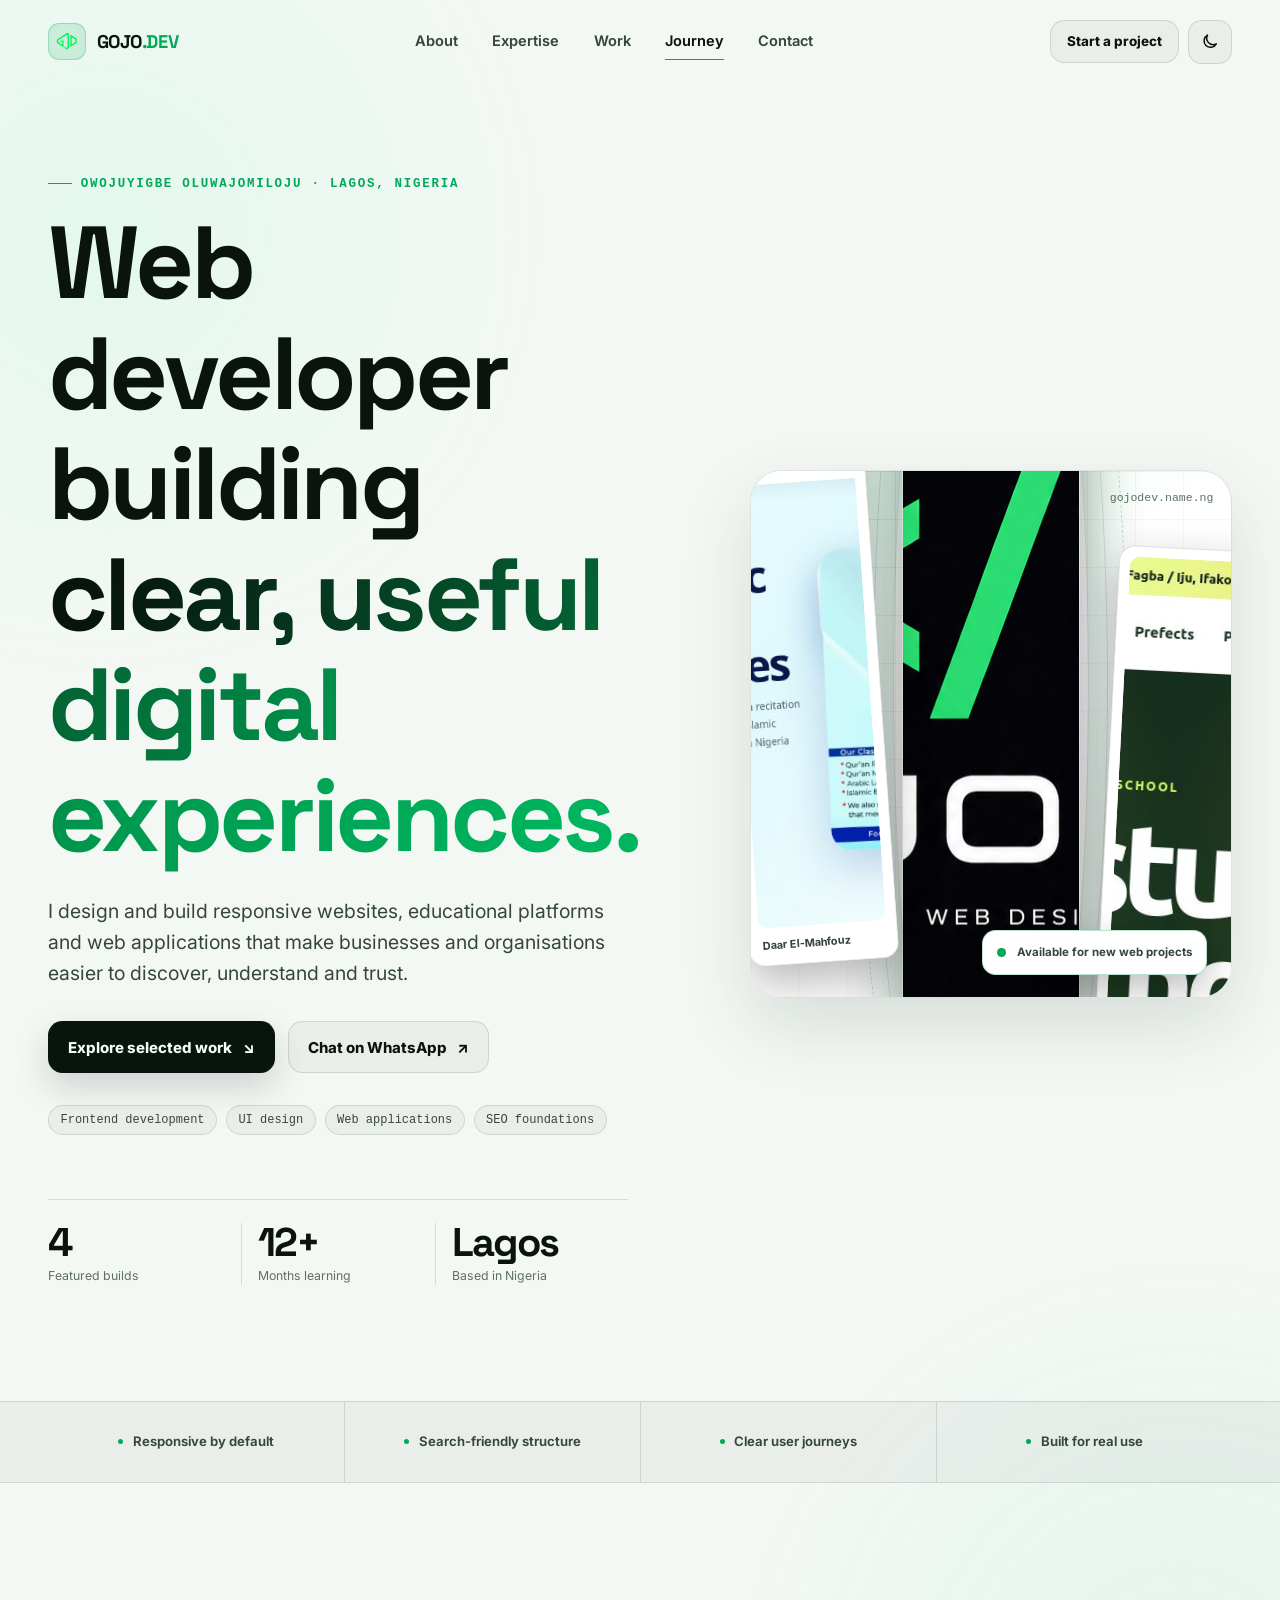
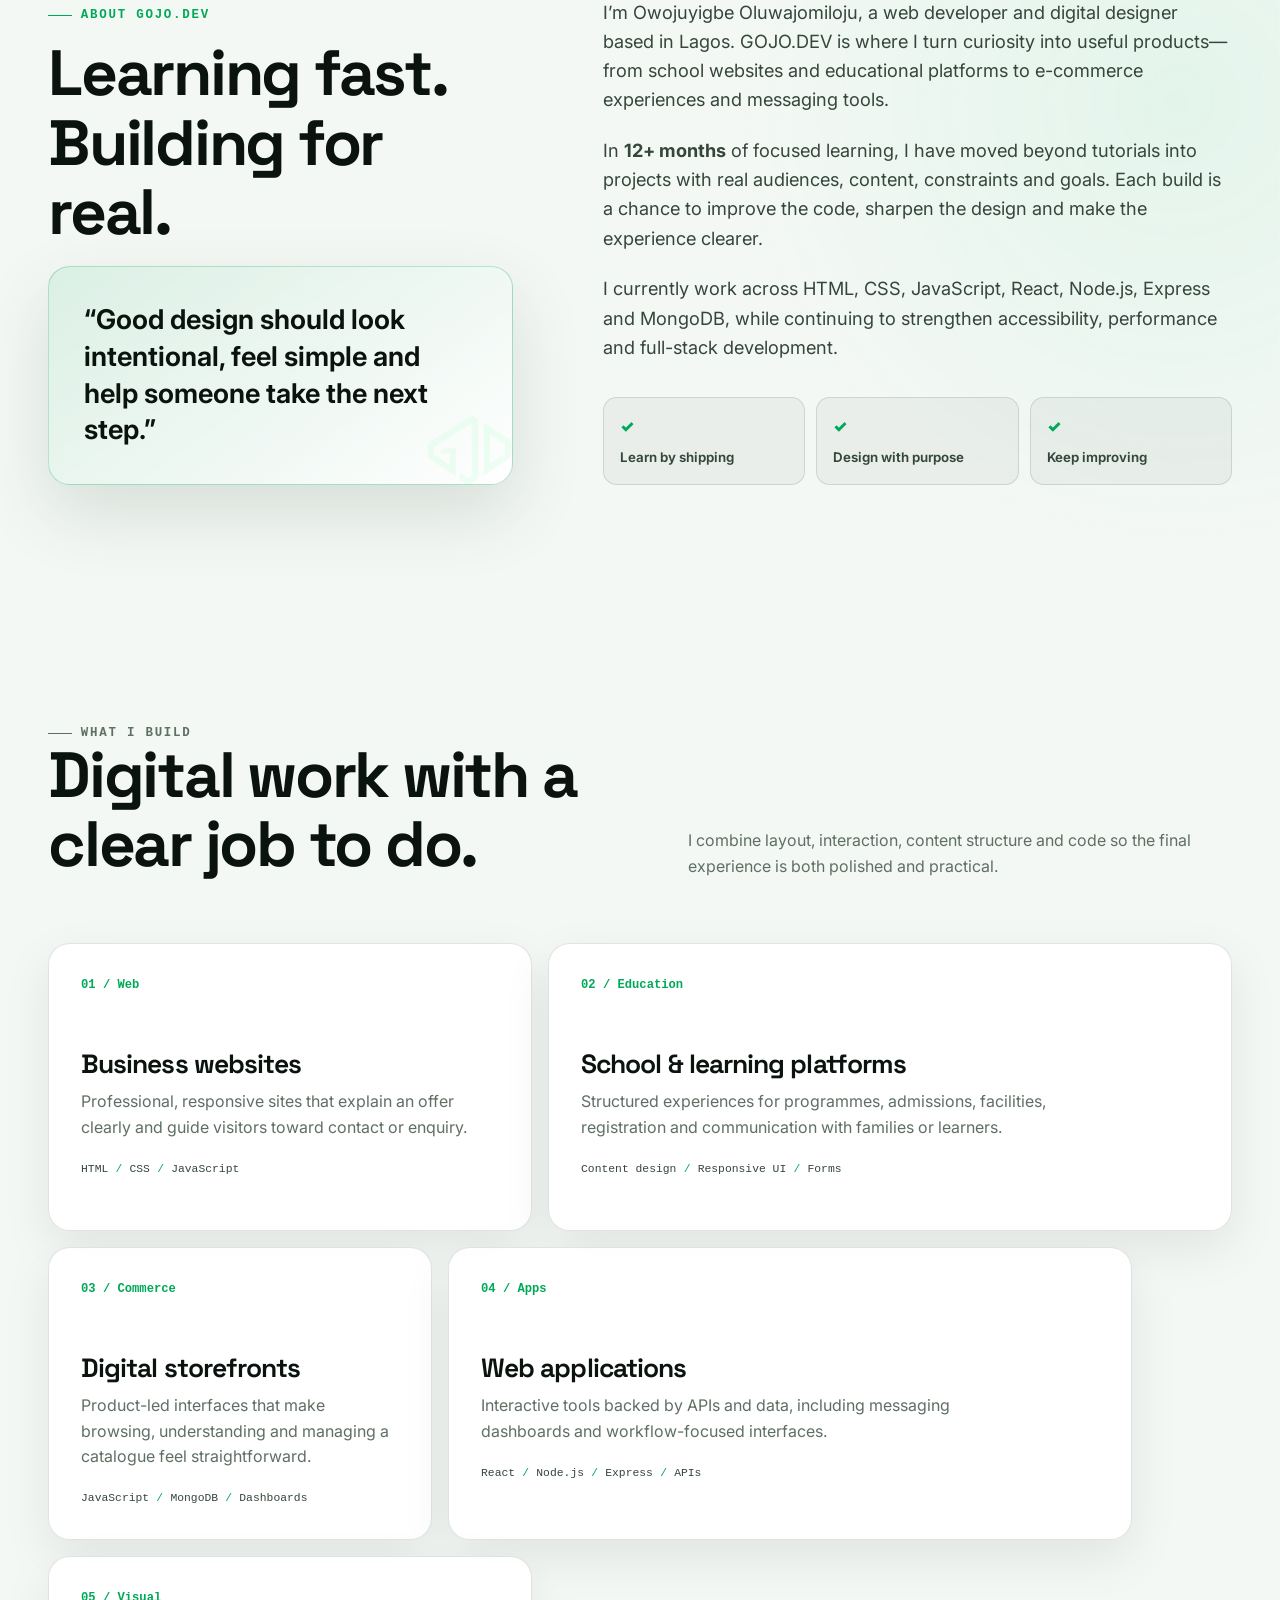
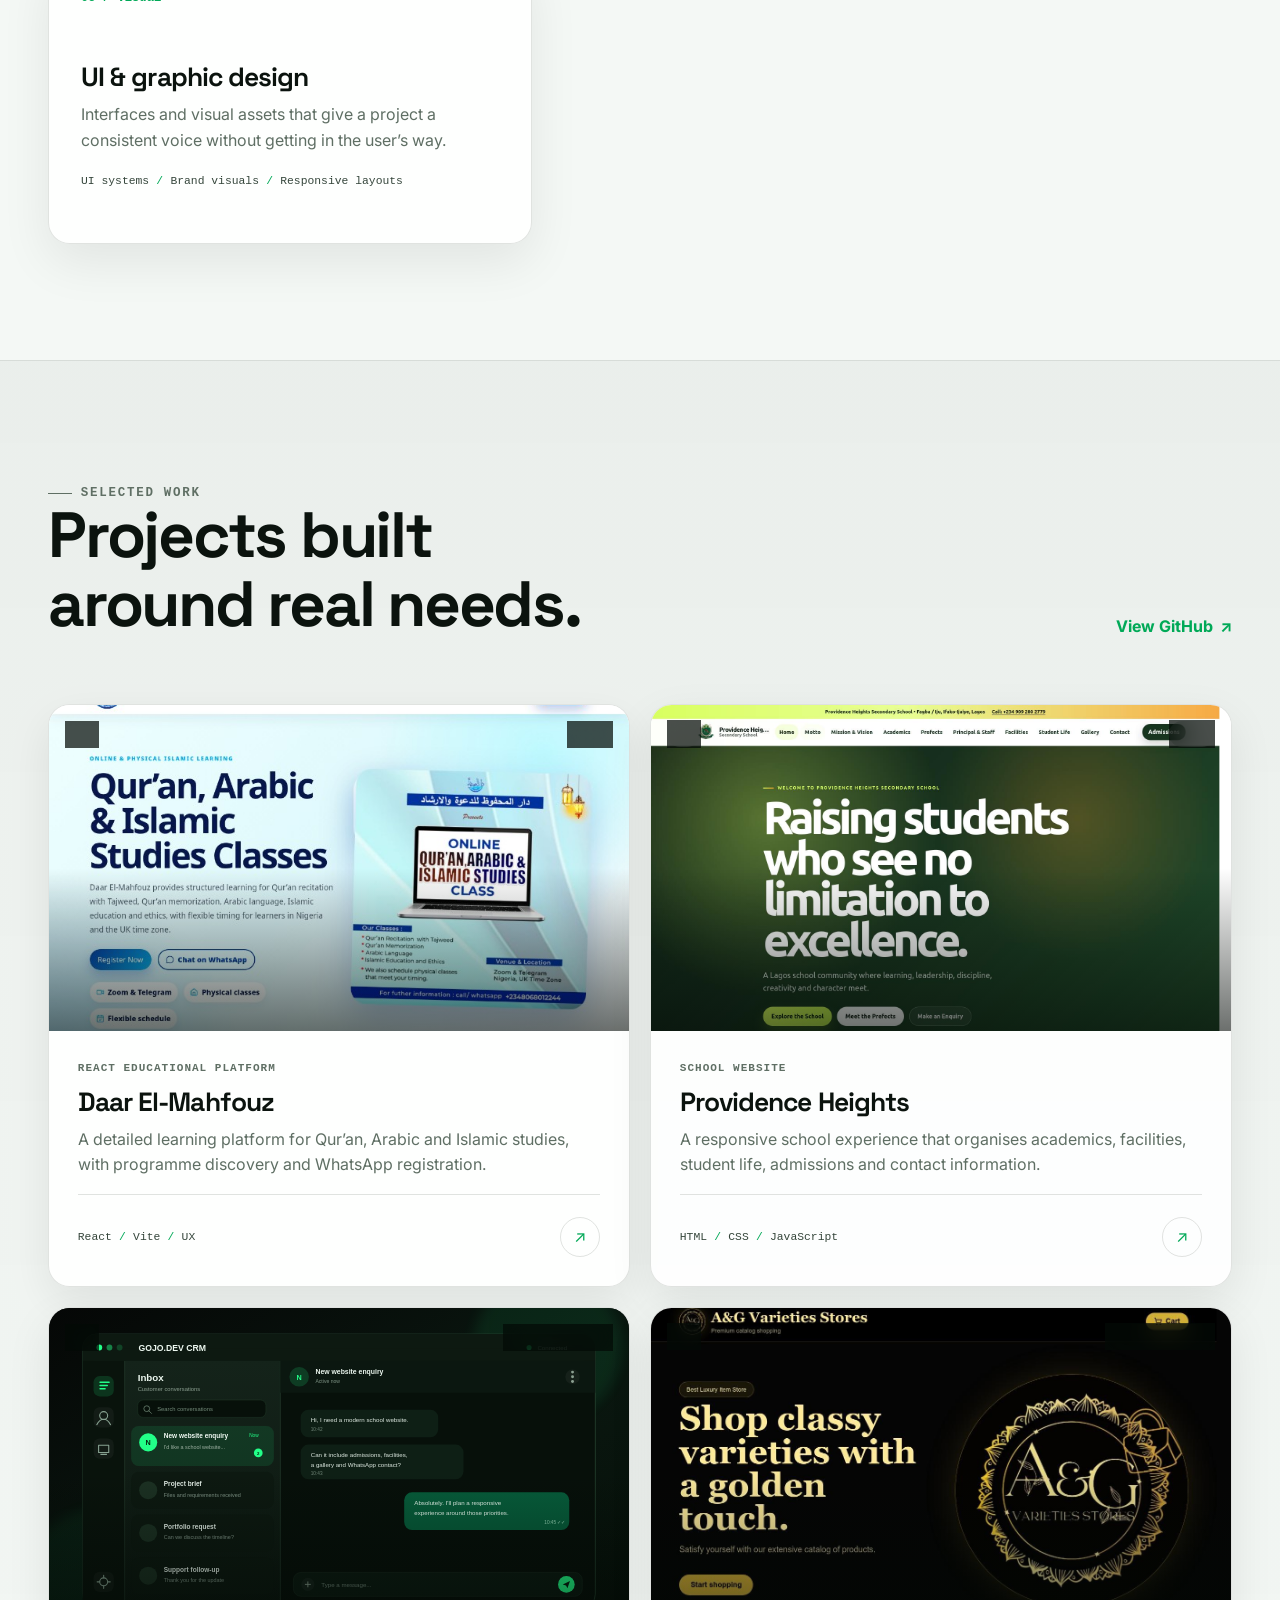
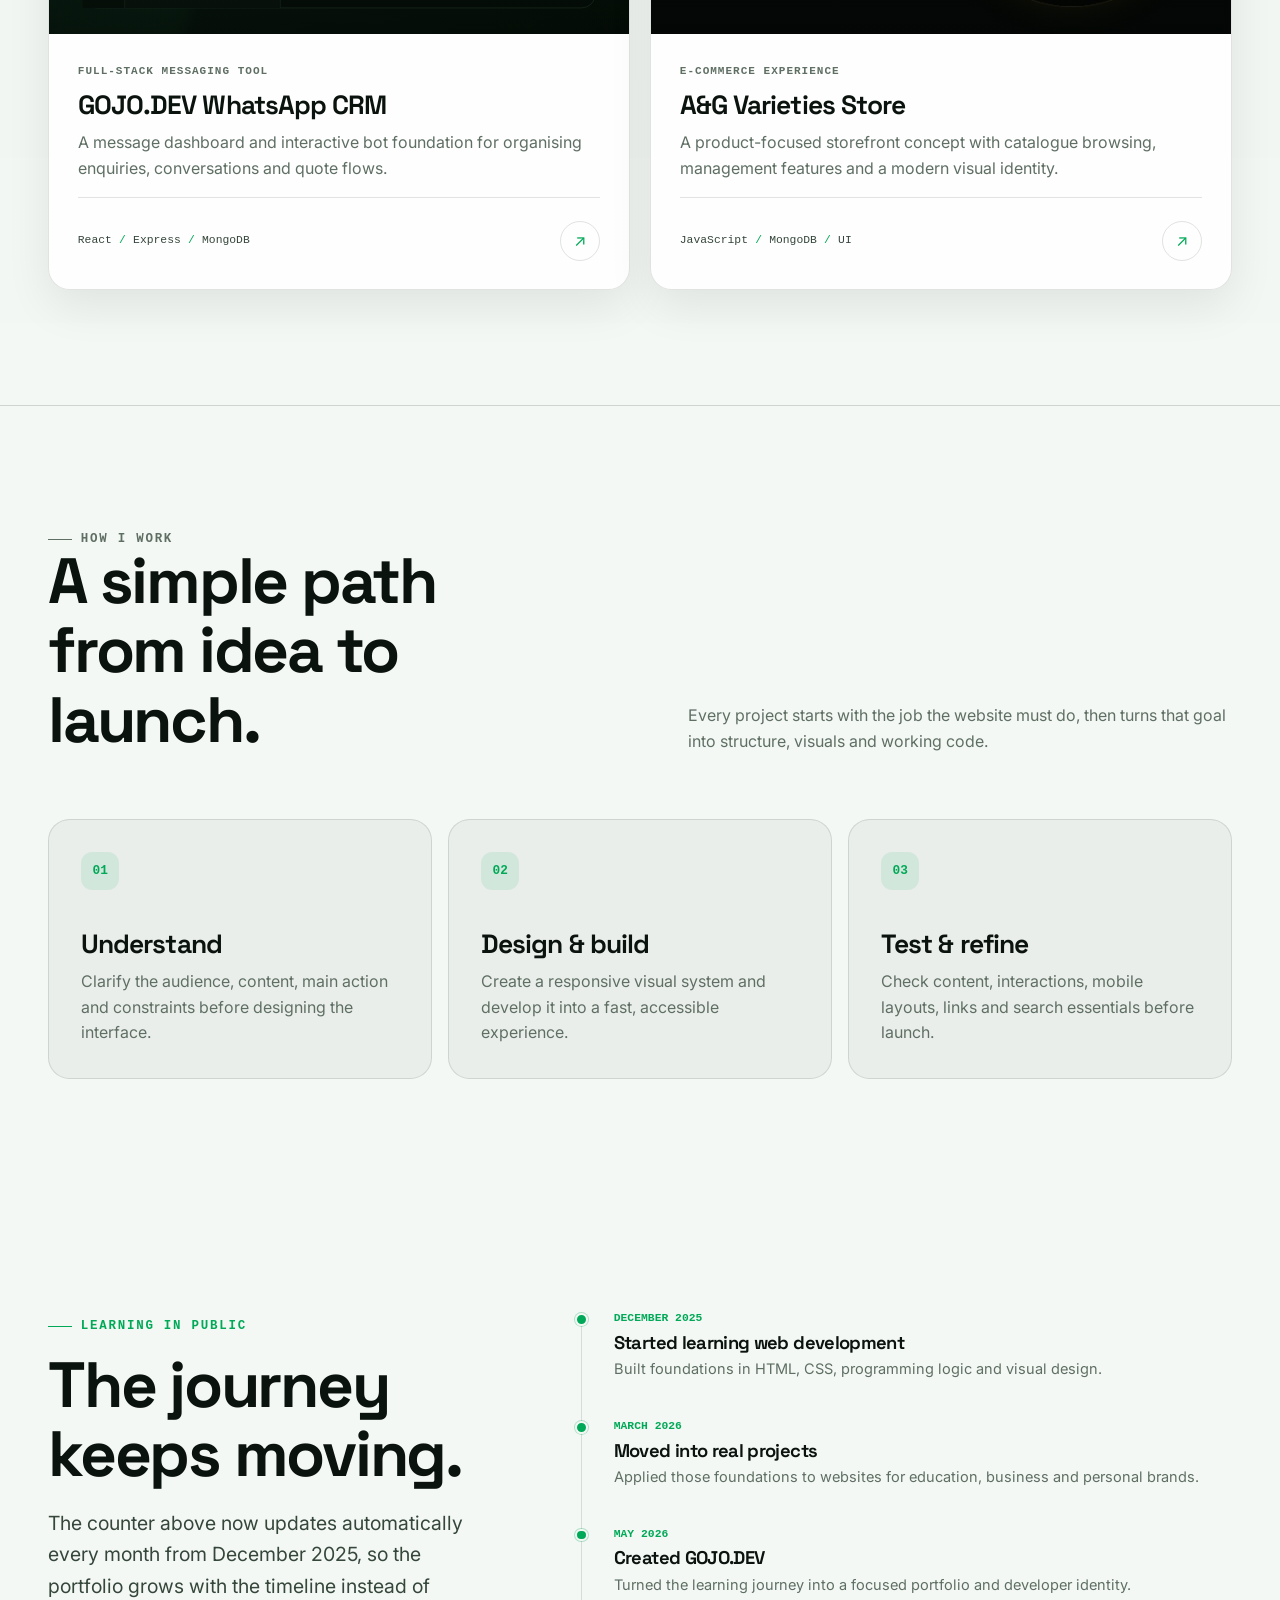
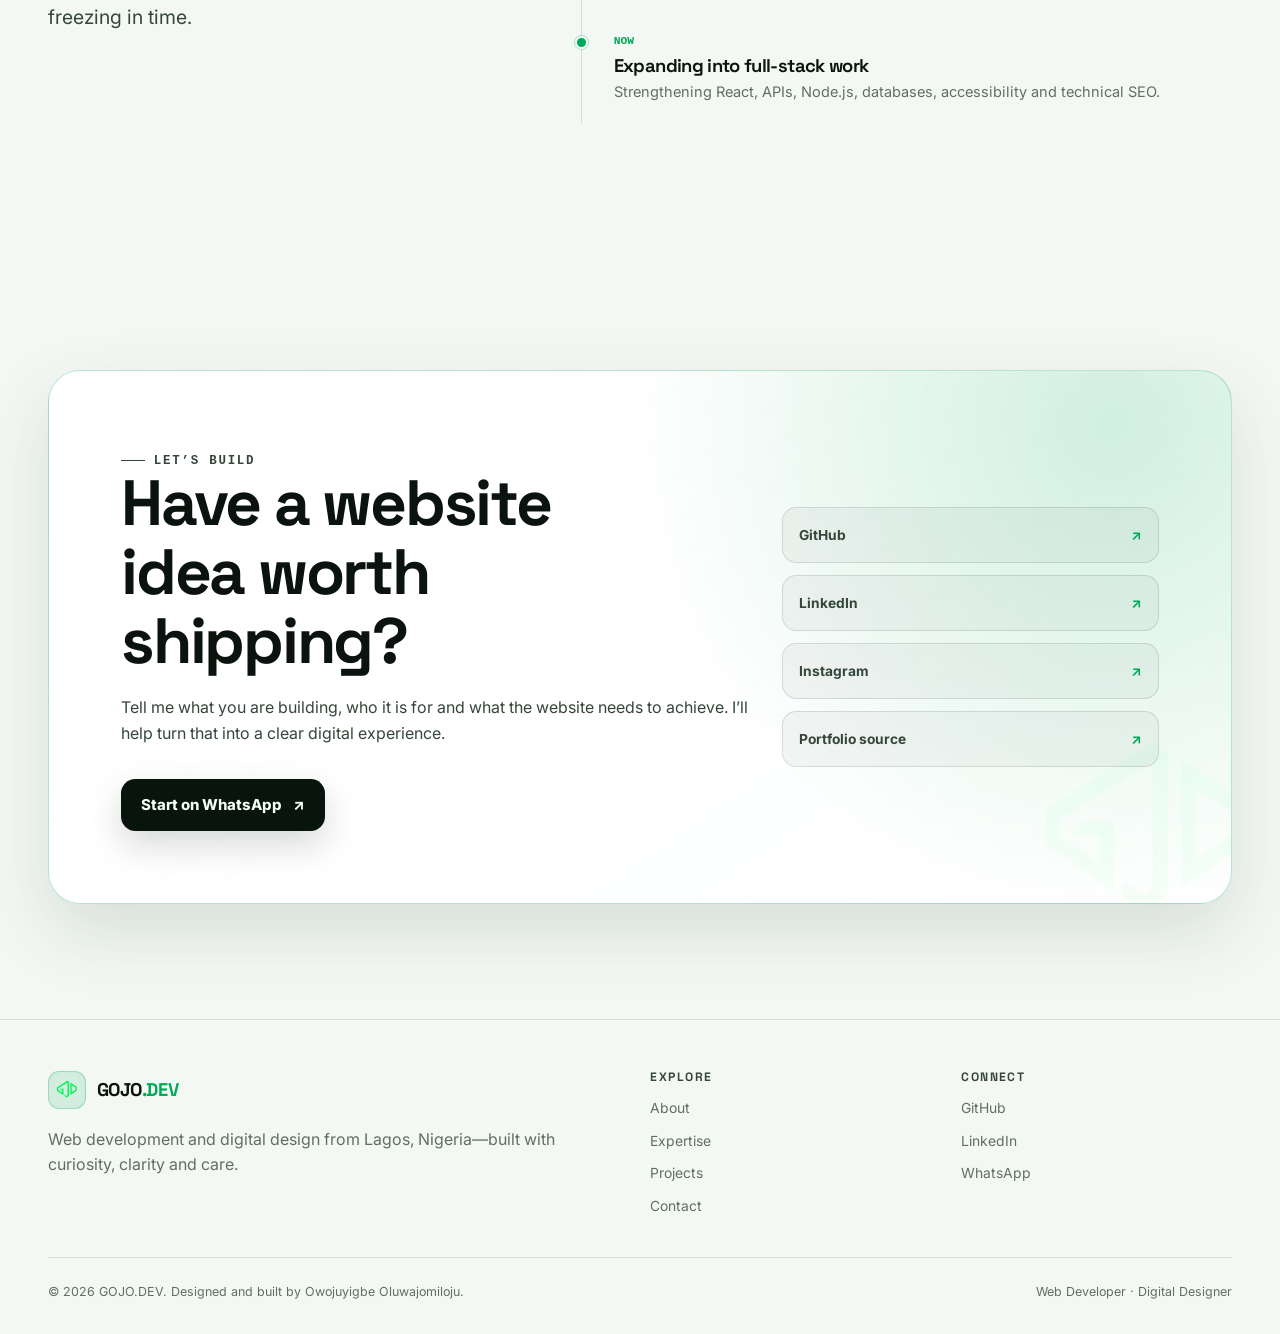
<file: index.html>
<!DOCTYPE html>
<html lang="en-NG" data-theme="dark">
<head>
  <meta charset="utf-8">
  <meta name="viewport" content="width=device-width, initial-scale=1">
  <title>Owojuyigbe Oluwajomiloju | GOJO.DEV Portfolio</title>
  <meta name="description" content="Meet Owojuyigbe Oluwajomiloju, the Lagos-based web developer and digital designer behind GOJO.DEV, building modern websites and web apps.">
  <meta name="author" content="Owojuyigbe Oluwajomiloju">
  <meta name="application-name" content="GOJO.DEV">
  <meta name="robots" content="index, follow, max-image-preview:large, max-snippet:-1, max-video-preview:-1">
  <meta name="theme-color" content="#050706">
  <meta name="color-scheme" content="dark light">
  <link rel="canonical" href="https://www.gojodev.name.ng/">
  <link rel="alternate" hreflang="en-NG" href="https://www.gojodev.name.ng/">
  <link rel="alternate" hreflang="x-default" href="https://www.gojodev.name.ng/">

  <meta property="og:type" content="profile">
  <meta property="og:locale" content="en_NG">
  <meta property="og:site_name" content="GOJO.DEV">
  <meta property="og:title" content="Owojuyigbe Oluwajomiloju | GOJO.DEV">
  <meta property="og:description" content="The portfolio of Owojuyigbe Oluwajomiloju, a Lagos-based web developer and digital designer building modern digital experiences.">
  <meta property="og:url" content="https://www.gojodev.name.ng/">
  <meta property="og:image" content="https://www.gojodev.name.ng/assets/images/gojo-dev-social-preview.png">
  <meta property="og:image:secure_url" content="https://www.gojodev.name.ng/assets/images/gojo-dev-social-preview.png">
  <meta property="og:image:type" content="image/png">
  <meta property="og:image:width" content="1730">
  <meta property="og:image:height" content="909">
  <meta property="og:image:alt" content="Owojuyigbe Oluwajomiloju — GOJO.DEV web developer and digital designer in Lagos, Nigeria">
  <meta property="profile:first_name" content="Oluwajomiloju">
  <meta property="profile:last_name" content="Owojuyigbe">

  <meta name="twitter:card" content="summary_large_image">
  <meta name="twitter:title" content="Owojuyigbe Oluwajomiloju | GOJO.DEV">
  <meta name="twitter:description" content="Lagos-based web developer and digital designer behind GOJO.DEV, building modern websites and web applications.">
  <meta name="twitter:image" content="https://www.gojodev.name.ng/assets/images/gojo-dev-social-preview.png">
  <meta name="twitter:image:alt" content="Owojuyigbe Oluwajomiloju GOJO.DEV portfolio social preview">

  <link rel="icon" type="image/svg+xml" href="/favicon.svg">
  <link rel="icon" href="/favicon.ico">
  <link rel="icon" type="image/png" sizes="48x48" href="/favicon-48x48.png">
  <link rel="icon" type="image/png" sizes="96x96" href="/favicon-96x96.png">
  <link rel="apple-touch-icon" sizes="180x180" href="/apple-touch-icon.png">
  <link rel="manifest" href="/manifest.webmanifest">
  <link rel="preconnect" href="https://fonts.googleapis.com">
  <link rel="preconnect" href="https://fonts.gstatic.com" crossorigin>
  <link href="https://fonts.googleapis.com/css2?family=Inter:wght@400;500;600;700;800&amp;family=Space+Grotesk:wght@500;600;700&amp;display=swap" rel="stylesheet">
  <link rel="stylesheet" href="/assets/css/site.css">

  <script>
    document.documentElement.classList.add('js');
    try {
      const savedTheme = localStorage.getItem('gojo-theme');
      const light = window.matchMedia('(prefers-color-scheme: light)').matches;
      document.documentElement.dataset.theme = savedTheme || (light ? 'light' : 'dark');
    } catch (_) {}
  </script>

  <!-- Google tag (gtag.js) -->
  <script async src="https://www.googletagmanager.com/gtag/js?id=G-D8CQGQFXN8"></script>
  <script>
    window.dataLayer = window.dataLayer || [];
    function gtag(){dataLayer.push(arguments);}
    gtag('js', new Date());
    gtag('config', 'G-D8CQGQFXN8');
  </script>

  <script type="application/ld+json">
  {
    "@context": "https://schema.org",
    "@graph": [
      {
        "@type": "Person",
        "@id": "https://www.gojodev.name.ng/#person",
        "name": "Owojuyigbe Oluwajomiloju",
        "givenName": "Oluwajomiloju",
        "familyName": "Owojuyigbe",
        "alternateName": ["GOJO.DEV", "Owojuyigbe Jomiloju"],
        "url": "https://www.gojodev.name.ng/",
        "image": "https://www.gojodev.name.ng/gojo-logo.png",
        "jobTitle": "Web Developer and Digital Designer",
        "description": "Owojuyigbe Oluwajomiloju is a Lagos-based web developer and digital designer creating modern websites, educational platforms and web applications.",
        "address": {
          "@type": "PostalAddress",
          "addressLocality": "Lagos",
          "addressCountry": "NG"
        },
        "knowsAbout": [
          "Web development",
          "Frontend development",
          "JavaScript",
          "React",
          "Responsive web design",
          "Graphic design",
          "Search engine optimization"
        ],
        "sameAs": [
          "https://github.com/gojocodes-all",
          "https://www.linkedin.com/in/jomiloju-owojuyigbe-523b66414",
          "https://www.instagram.com/jomiisnotgay"
        ]
      },
      {
        "@type": "WebSite",
        "@id": "https://www.gojodev.name.ng/#website",
        "url": "https://www.gojodev.name.ng/",
        "name": "GOJO.DEV",
        "alternateName": ["Gojo Dev", "GojoDev"],
        "description": "Portfolio of Owojuyigbe Oluwajomiloju, web developer and digital designer in Lagos, Nigeria.",
        "inLanguage": "en-NG",
        "publisher": { "@id": "https://www.gojodev.name.ng/#person" }
      },
      {
        "@type": "ProfilePage",
        "@id": "https://www.gojodev.name.ng/#profile-page",
        "url": "https://www.gojodev.name.ng/",
        "name": "Owojuyigbe Oluwajomiloju — GOJO.DEV portfolio",
        "dateModified": "2026-08-08",
        "isPartOf": { "@id": "https://www.gojodev.name.ng/#website" },
        "mainEntity": { "@id": "https://www.gojodev.name.ng/#person" }
      },
      {
        "@type": "ItemList",
        "@id": "https://www.gojodev.name.ng/#featured-projects",
        "name": "Featured GOJO.DEV projects",
        "numberOfItems": 4,
        "itemListElement": [
          { "@type": "ListItem", "position": 1, "url": "https://www.gojodev.name.ng/projects/daar-el-mahfouz/", "name": "Daar El-Mahfouz" },
          { "@type": "ListItem", "position": 2, "url": "https://www.gojodev.name.ng/projects/providence-heights/", "name": "Providence Heights" },
          { "@type": "ListItem", "position": 3, "url": "https://www.gojodev.name.ng/projects/whatsapp-crm/", "name": "GOJO.DEV WhatsApp CRM" },
          { "@type": "ListItem", "position": 4, "url": "https://www.gojodev.name.ng/projects/a-g-varieties/", "name": "A&G Varieties Store" }
        ]
      }
    ]
  }
  </script>
  <script defer src="/assets/js/site.js"></script>
</head>
<body>
  <a class="skip-link" href="#main-content">Skip to main content</a>
  <noscript><div class="noscript-note">This site works without JavaScript, but theme controls and the live learning-month counter need it.</div></noscript>

  <header class="site-header" data-site-header>
    <div class="container nav-wrap">
      <a class="brand" href="#top" aria-label="GOJO.DEV home">
        <span class="brand-mark" aria-hidden="true"><img src="/favicon-96x96.png" alt="" width="96" height="96"></span>
        <span>GOJO<span class="brand-dot">.DEV</span></span>
      </a>

      <nav class="nav-links" data-navigation aria-label="Primary navigation">
        <a href="#about">About</a>
        <a href="#expertise">Expertise</a>
        <a href="#projects">Work</a>
        <a href="#journey">Journey</a>
        <a href="#contact">Contact</a>
      </nav>

      <div class="nav-actions">
        <a class="button button-secondary button-small nav-cta" href="#contact">Start a project</a>
        <button class="icon-button" type="button" data-theme-toggle aria-label="Switch theme">
          <svg class="theme-icon theme-icon-sun" viewBox="0 0 24 24" aria-hidden="true"><circle cx="12" cy="12" r="4" fill="none" stroke="currentColor" stroke-width="2"/><path d="M12 2v2M12 20v2M4.93 4.93l1.42 1.42M17.65 17.65l1.42 1.42M2 12h2M20 12h2M4.93 19.07l1.42-1.42M17.65 6.35l1.42-1.42" fill="none" stroke="currentColor" stroke-width="2" stroke-linecap="round"/></svg>
          <svg class="theme-icon theme-icon-moon" viewBox="0 0 24 24" aria-hidden="true"><path d="M20 15.5A8.5 8.5 0 0 1 8.5 4 8.5 8.5 0 1 0 20 15.5Z" fill="none" stroke="currentColor" stroke-width="2" stroke-linejoin="round"/></svg>
        </button>
        <button class="menu-toggle" type="button" data-menu-toggle aria-label="Toggle navigation" aria-expanded="false">
          <span class="menu-lines" aria-hidden="true"></span>
        </button>
      </div>
    </div>
  </header>

  <main id="main-content">
    <section class="hero" id="top" aria-labelledby="hero-title">
      <div class="container hero-grid">
        <div class="hero-copy reveal is-visible">
          <p class="eyebrow">Owojuyigbe Oluwajomiloju · Lagos, Nigeria</p>
          <h1 id="hero-title">Web developer building <span class="gradient-text">clear, useful digital experiences.</span></h1>
          <p class="lede">I design and build responsive websites, educational platforms and web applications that make businesses and organisations easier to discover, understand and trust.</p>
          <div class="hero-actions">
            <a class="button button-primary" href="#projects">Explore selected work <span aria-hidden="true">↘</span></a>
            <a class="button button-secondary" href="https://wa.me/2349033056594?text=Hi%20GOJO.DEV%2C%20I%27d%20like%20to%20discuss%20a%20website%20project." target="_blank" rel="noopener noreferrer">Chat on WhatsApp <span aria-hidden="true">↗</span></a>
          </div>
          <ul class="role-list">
            <li>Frontend development</li>
            <li>UI design</li>
            <li>Web applications</li>
            <li>SEO foundations</li>
          </ul>
          <div class="metrics">
            <div class="metric"><strong>4</strong><span>Featured builds</span></div>
            <div class="metric"><strong data-learning-months>8+</strong><span>Months learning</span></div>
            <div class="metric"><strong>Lagos</strong><span>Based in Nigeria</span></div>
          </div>
        </div>

        <div class="hero-visual reveal delay-1" role="img" aria-label="GOJO.DEV portfolio preview">
          <div class="visual-stage">
            <div class="visual-topline"><span class="window-dots" aria-hidden="true"><i></i><i></i><i></i></span><span>gojodev.name.ng</span></div>
            <div class="logo-orbit">
              <img src="/gojo-logo.png" width="1254" height="1254" alt="GOJO.DEV logo" fetchpriority="high">
            </div>
            <div class="floating-tile tile-one" aria-hidden="true"><img src="/providence-heights.jpg" width="1600" height="900" alt=""><span>Providence Heights</span></div>
            <div class="floating-tile tile-two" aria-hidden="true"><img src="/daar-el-mahfouz.png" width="741" height="493" alt=""><span>Daar El-Mahfouz</span></div>
            <div class="availability-card"><span class="status-dot" aria-hidden="true"></span>Available for new web projects</div>
          </div>
        </div>
      </div>
    </section>

    <section class="signal-strip" aria-label="Working principles">
      <div class="container signal-grid">
        <div class="signal-item">Responsive by default</div>
        <div class="signal-item">Search-friendly structure</div>
        <div class="signal-item">Clear user journeys</div>
        <div class="signal-item">Built for real use</div>
      </div>
    </section>

    <section class="section" id="about" aria-labelledby="about-title">
      <div class="container about-grid">
        <div class="about-statement reveal">
          <p class="section-kicker">About GOJO.DEV</p>
          <h2 id="about-title">Learning fast. Building for real.</h2>
          <div class="quote-card">
            <p>“Good design should look intentional, feel simple and help someone take the next step.”</p>
          </div>
        </div>
        <div class="about-copy reveal delay-1">
          <p>I’m Owojuyigbe Oluwajomiloju, a web developer and digital designer based in Lagos. GOJO.DEV is where I turn curiosity into useful products—from school websites and educational platforms to e-commerce experiences and messaging tools.</p>
          <p>In <strong data-learning-months-copy>8+ months</strong> of focused learning, I have moved beyond tutorials into projects with real audiences, content, constraints and goals. Each build is a chance to improve the code, sharpen the design and make the experience clearer.</p>
          <p>I currently work across HTML, CSS, JavaScript, React, Node.js, Express and MongoDB, while continuing to strengthen accessibility, performance and full-stack development.</p>
          <ul class="principles">
            <li>Learn by shipping</li>
            <li>Design with purpose</li>
            <li>Keep improving</li>
          </ul>
        </div>
      </div>
    </section>

    <section class="section" id="expertise" aria-labelledby="expertise-title">
      <div class="container">
        <div class="section-head reveal">
          <div>
            <p class="section-kicker">What I build</p>
            <h2 id="expertise-title">Digital work with a clear job to do.</h2>
          </div>
          <p>I combine layout, interaction, content structure and code so the final experience is both polished and practical.</p>
        </div>

        <div class="bento-grid">
          <article class="capability-card reveal">
            <span class="card-number">01 / Web</span>
            <h3>Business websites</h3>
            <p>Professional, responsive sites that explain an offer clearly and guide visitors toward contact or enquiry.</p>
            <ul class="tech-line"><li>HTML</li><li>CSS</li><li>JavaScript</li></ul>
          </article>
          <article class="capability-card reveal delay-1">
            <span class="card-number">02 / Education</span>
            <h3>School &amp; learning platforms</h3>
            <p>Structured experiences for programmes, admissions, facilities, registration and communication with families or learners.</p>
            <ul class="tech-line"><li>Content design</li><li>Responsive UI</li><li>Forms</li></ul>
          </article>
          <article class="capability-card reveal delay-2">
            <span class="card-number">03 / Commerce</span>
            <h3>Digital storefronts</h3>
            <p>Product-led interfaces that make browsing, understanding and managing a catalogue feel straightforward.</p>
            <ul class="tech-line"><li>JavaScript</li><li>MongoDB</li><li>Dashboards</li></ul>
          </article>
          <article class="capability-card reveal">
            <span class="card-number">04 / Apps</span>
            <h3>Web applications</h3>
            <p>Interactive tools backed by APIs and data, including messaging dashboards and workflow-focused interfaces.</p>
            <ul class="tech-line"><li>React</li><li>Node.js</li><li>Express</li><li>APIs</li></ul>
          </article>
          <article class="capability-card reveal delay-1">
            <span class="card-number">05 / Visual</span>
            <h3>UI &amp; graphic design</h3>
            <p>Interfaces and visual assets that give a project a consistent voice without getting in the user’s way.</p>
            <ul class="tech-line"><li>UI systems</li><li>Brand visuals</li><li>Responsive layouts</li></ul>
          </article>
        </div>
      </div>
    </section>

    <section class="section projects-section" id="projects" aria-labelledby="projects-title">
      <div class="container">
        <div class="section-head reveal">
          <div>
            <p class="section-kicker">Selected work</p>
            <h2 id="projects-title">Projects built around real needs.</h2>
          </div>
          <a class="text-link" href="https://github.com/gojocodes-all" target="_blank" rel="noopener noreferrer">View GitHub <span aria-hidden="true">↗</span></a>
        </div>

        <div class="project-grid">
          <a class="project-card reveal" href="/projects/daar-el-mahfouz/" aria-label="View Daar El-Mahfouz case study">
            <div class="project-media">
              <img src="/daar-el-mahfouz.png" width="741" height="493" loading="lazy" decoding="async" alt="Daar El-Mahfouz educational website homepage">
              <span class="project-index">01</span><span class="project-status">Live</span>
            </div>
            <div class="project-body">
              <p class="project-type">React educational platform</p>
              <h3>Daar El-Mahfouz</h3>
              <p>A detailed learning platform for Qur’an, Arabic and Islamic studies, with programme discovery and WhatsApp registration.</p>
              <div class="project-footer"><ul class="tech-line"><li>React</li><li>Vite</li><li>UX</li></ul><span class="project-arrow" aria-hidden="true">↗</span></div>
            </div>
          </a>

          <a class="project-card reveal delay-1" href="/projects/providence-heights/" aria-label="View Providence Heights case study">
            <div class="project-media">
              <img src="/providence-heights.jpg" width="1600" height="900" loading="lazy" decoding="async" alt="Providence Heights secondary school website homepage">
              <span class="project-index">02</span><span class="project-status">Live</span>
            </div>
            <div class="project-body">
              <p class="project-type">School website</p>
              <h3>Providence Heights</h3>
              <p>A responsive school experience that organises academics, facilities, student life, admissions and contact information.</p>
              <div class="project-footer"><ul class="tech-line"><li>HTML</li><li>CSS</li><li>JavaScript</li></ul><span class="project-arrow" aria-hidden="true">↗</span></div>
            </div>
          </a>

          <a class="project-card reveal" href="/projects/whatsapp-crm/" aria-label="View WhatsApp CRM case study">
            <div class="project-media">
              <img src="/assets/images/whatsapp-crm-dashboard.svg" width="1600" height="900" loading="lazy" decoding="async" alt="Illustration of the GOJO.DEV WhatsApp CRM dashboard">
              <span class="project-index">03</span><span class="project-status">In development</span>
            </div>
            <div class="project-body">
              <p class="project-type">Full-stack messaging tool</p>
              <h3>GOJO.DEV WhatsApp CRM</h3>
              <p>A message dashboard and interactive bot foundation for organising enquiries, conversations and quote flows.</p>
              <div class="project-footer"><ul class="tech-line"><li>React</li><li>Express</li><li>MongoDB</li></ul><span class="project-arrow" aria-hidden="true">↗</span></div>
            </div>
          </a>

          <a class="project-card reveal delay-1" href="/projects/a-g-varieties/" aria-label="View A and G Varieties Store case study">
            <div class="project-media">
              <img src="/ag-varieties.jpg" width="1280" height="751" loading="lazy" decoding="async" alt="A and G Varieties e-commerce website interface">
              <span class="project-index">04</span><span class="project-status">Archived build</span>
            </div>
            <div class="project-body">
              <p class="project-type">E-commerce experience</p>
              <h3>A&amp;G Varieties Store</h3>
              <p>A product-focused storefront concept with catalogue browsing, management features and a modern visual identity.</p>
              <div class="project-footer"><ul class="tech-line"><li>JavaScript</li><li>MongoDB</li><li>UI</li></ul><span class="project-arrow" aria-hidden="true">↗</span></div>
            </div>
          </a>
        </div>
      </div>
    </section>

    <section class="section" aria-labelledby="process-title">
      <div class="container">
        <div class="section-head reveal">
          <div><p class="section-kicker">How I work</p><h2 id="process-title">A simple path from idea to launch.</h2></div>
          <p>Every project starts with the job the website must do, then turns that goal into structure, visuals and working code.</p>
        </div>
        <div class="process-grid">
          <article class="process-card reveal"><strong>01</strong><h3>Understand</h3><p>Clarify the audience, content, main action and constraints before designing the interface.</p></article>
          <article class="process-card reveal delay-1"><strong>02</strong><h3>Design &amp; build</h3><p>Create a responsive visual system and develop it into a fast, accessible experience.</p></article>
          <article class="process-card reveal delay-2"><strong>03</strong><h3>Test &amp; refine</h3><p>Check content, interactions, mobile layouts, links and search essentials before launch.</p></article>
        </div>
      </div>
    </section>

    <section class="section" id="journey" aria-labelledby="journey-title">
      <div class="container journey-grid">
        <div class="reveal">
          <p class="section-kicker">Learning in public</p>
          <h2 id="journey-title">The journey keeps moving.</h2>
          <p class="lede">The counter above now updates automatically every month from December 2025, so the portfolio grows with the timeline instead of freezing in time.</p>
        </div>
        <ol class="timeline reveal delay-1">
          <li><time datetime="2025-12">December 2025</time><h3>Started learning web development</h3><p>Built foundations in HTML, CSS, programming logic and visual design.</p></li>
          <li><time datetime="2026-03">March 2026</time><h3>Moved into real projects</h3><p>Applied those foundations to websites for education, business and personal brands.</p></li>
          <li><time datetime="2026-05">May 2026</time><h3>Created GOJO.DEV</h3><p>Turned the learning journey into a focused portfolio and developer identity.</p></li>
          <li><time datetime="2026-08">Now</time><h3>Expanding into full-stack work</h3><p>Strengthening React, APIs, Node.js, databases, accessibility and technical SEO.</p></li>
        </ol>
      </div>
    </section>

    <section class="section" id="contact" aria-labelledby="contact-title">
      <div class="container">
        <div class="contact-card reveal">
          <div>
            <p class="section-kicker">Let’s build</p>
            <h2 id="contact-title">Have a website idea worth shipping?</h2>
            <p>Tell me what you are building, who it is for and what the website needs to achieve. I’ll help turn that into a clear digital experience.</p>
            <div class="hero-actions"><a class="button button-primary" href="https://wa.me/2349033056594?text=Hi%20GOJO.DEV%2C%20I%27d%20like%20to%20discuss%20a%20website%20project." target="_blank" rel="noopener noreferrer">Start on WhatsApp <span aria-hidden="true">↗</span></a></div>
          </div>
          <div class="contact-actions" role="group" aria-label="Social links">
            <a class="social-link" href="https://github.com/gojocodes-all" target="_blank" rel="noopener noreferrer"><span>GitHub</span><span aria-hidden="true">↗</span></a>
            <a class="social-link" href="https://www.linkedin.com/in/jomiloju-owojuyigbe-523b66414" target="_blank" rel="noopener noreferrer"><span>LinkedIn</span><span aria-hidden="true">↗</span></a>
            <a class="social-link" href="https://www.instagram.com/jomiisnotgay" target="_blank" rel="noopener noreferrer"><span>Instagram</span><span aria-hidden="true">↗</span></a>
            <a class="social-link" href="https://github.com/gojocodes-all/gojo.dev" target="_blank" rel="noopener noreferrer"><span>Portfolio source</span><span aria-hidden="true">↗</span></a>
          </div>
        </div>
      </div>
    </section>
  </main>

  <footer class="site-footer">
    <div class="container">
      <div class="footer-grid">
        <div class="footer-brand">
          <a class="brand" href="#top"><span class="brand-mark" aria-hidden="true"><img src="/favicon-96x96.png" alt="" width="96" height="96"></span><span>GOJO<span class="brand-dot">.DEV</span></span></a>
          <p>Web development and digital design from Lagos, Nigeria—built with curiosity, clarity and care.</p>
        </div>
        <div class="footer-column"><h2>Explore</h2><a href="#about">About</a><a href="#expertise">Expertise</a><a href="#projects">Projects</a><a href="#contact">Contact</a></div>
        <div class="footer-column"><h2>Connect</h2><a href="https://github.com/gojocodes-all" target="_blank" rel="noopener noreferrer">GitHub</a><a href="https://www.linkedin.com/in/jomiloju-owojuyigbe-523b66414" target="_blank" rel="noopener noreferrer">LinkedIn</a><a href="https://wa.me/2349033056594" target="_blank" rel="noopener noreferrer">WhatsApp</a></div>
      </div>
      <div class="footer-bottom"><p>&copy; <span data-current-year>2026</span> GOJO.DEV. Designed and built by Owojuyigbe Oluwajomiloju.</p><p>Web Developer · Digital Designer</p></div>
    </div>
  </footer>

  <button class="back-to-top" type="button" data-back-to-top aria-label="Back to top">↑</button>
</body>
</html>
</file>
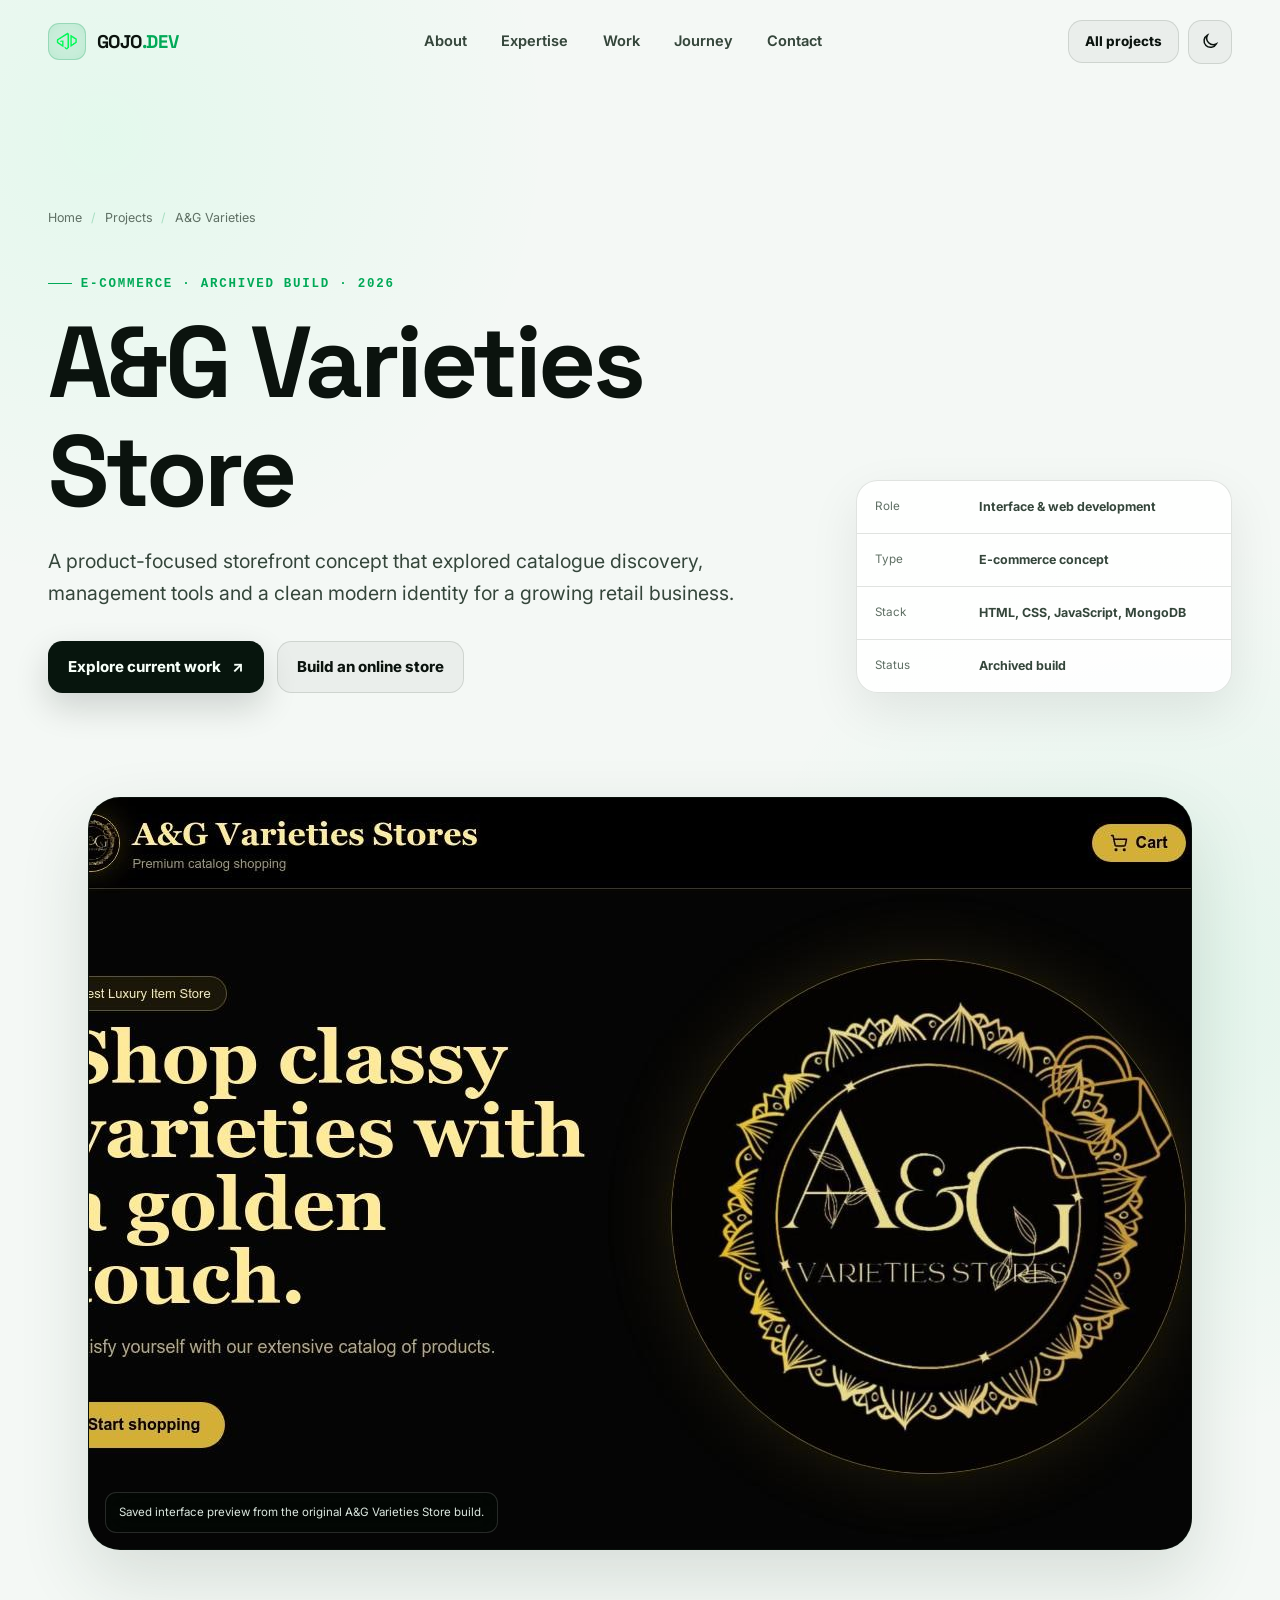
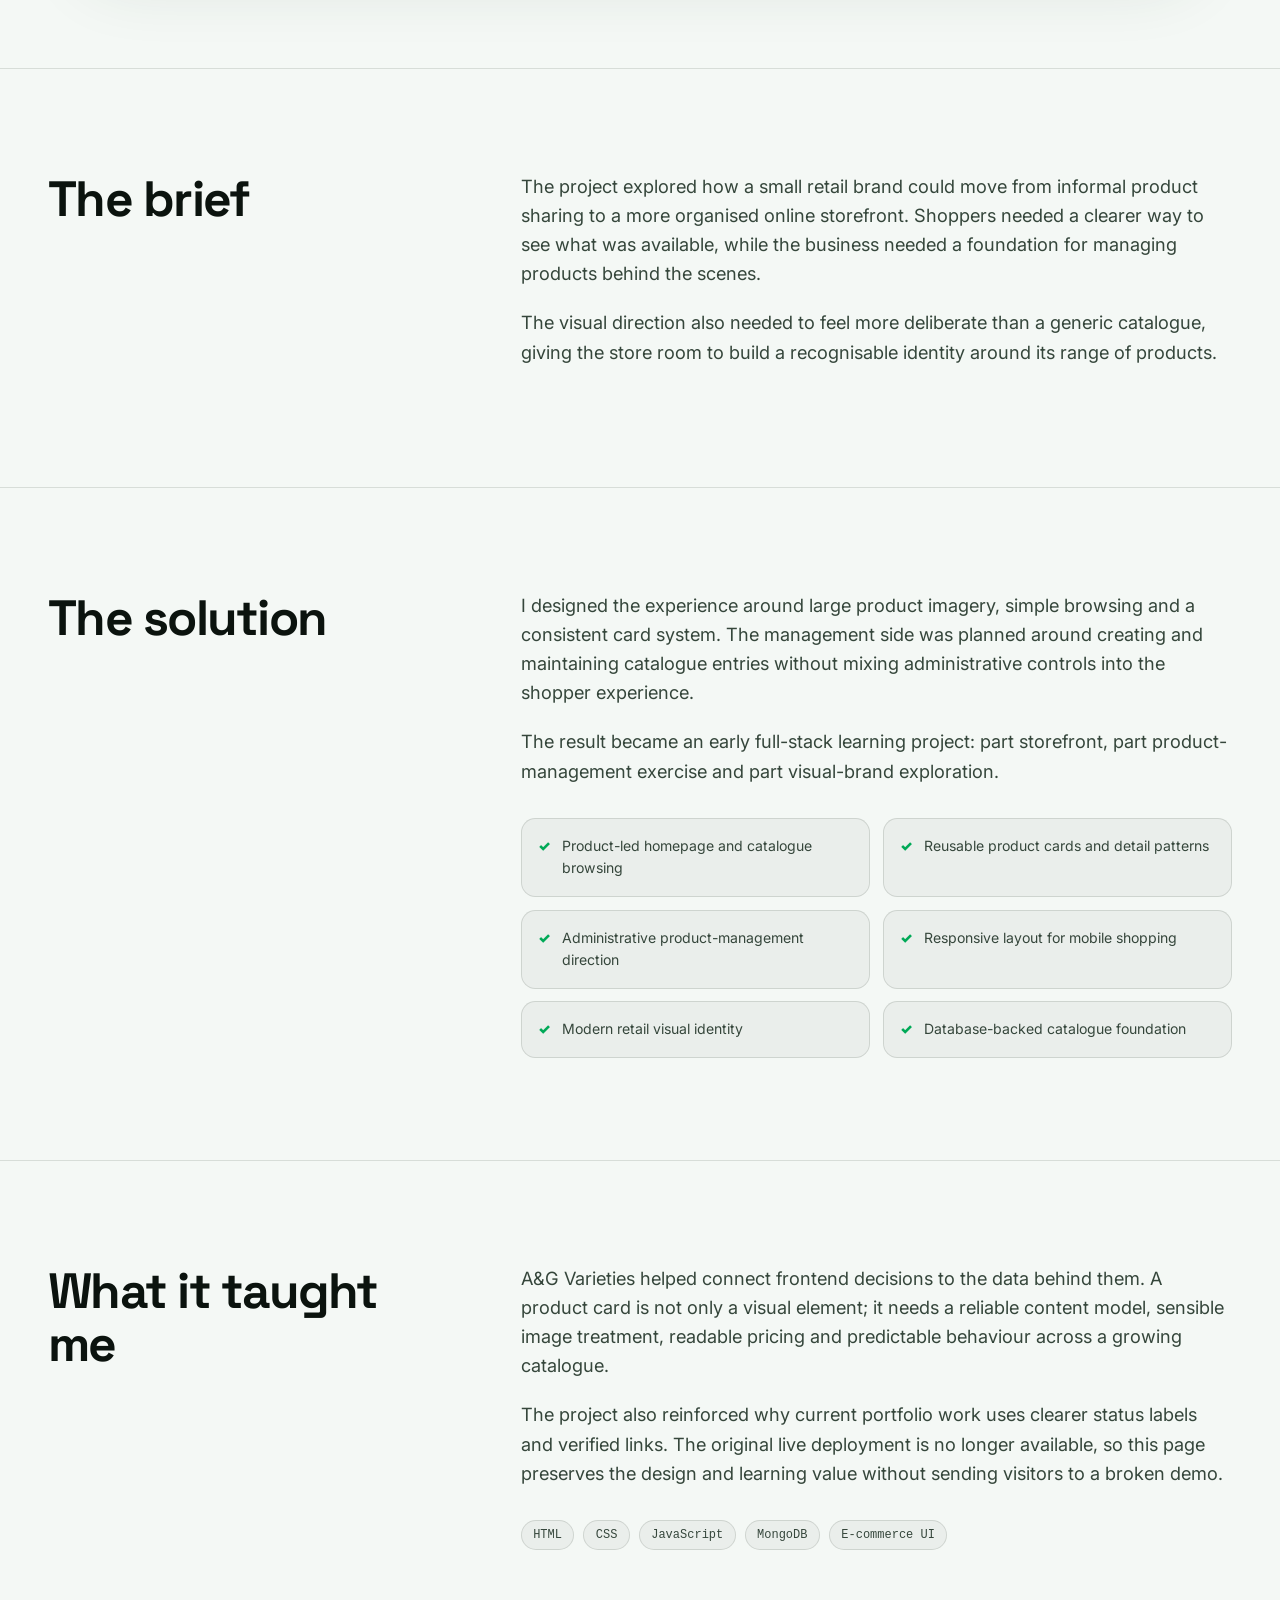
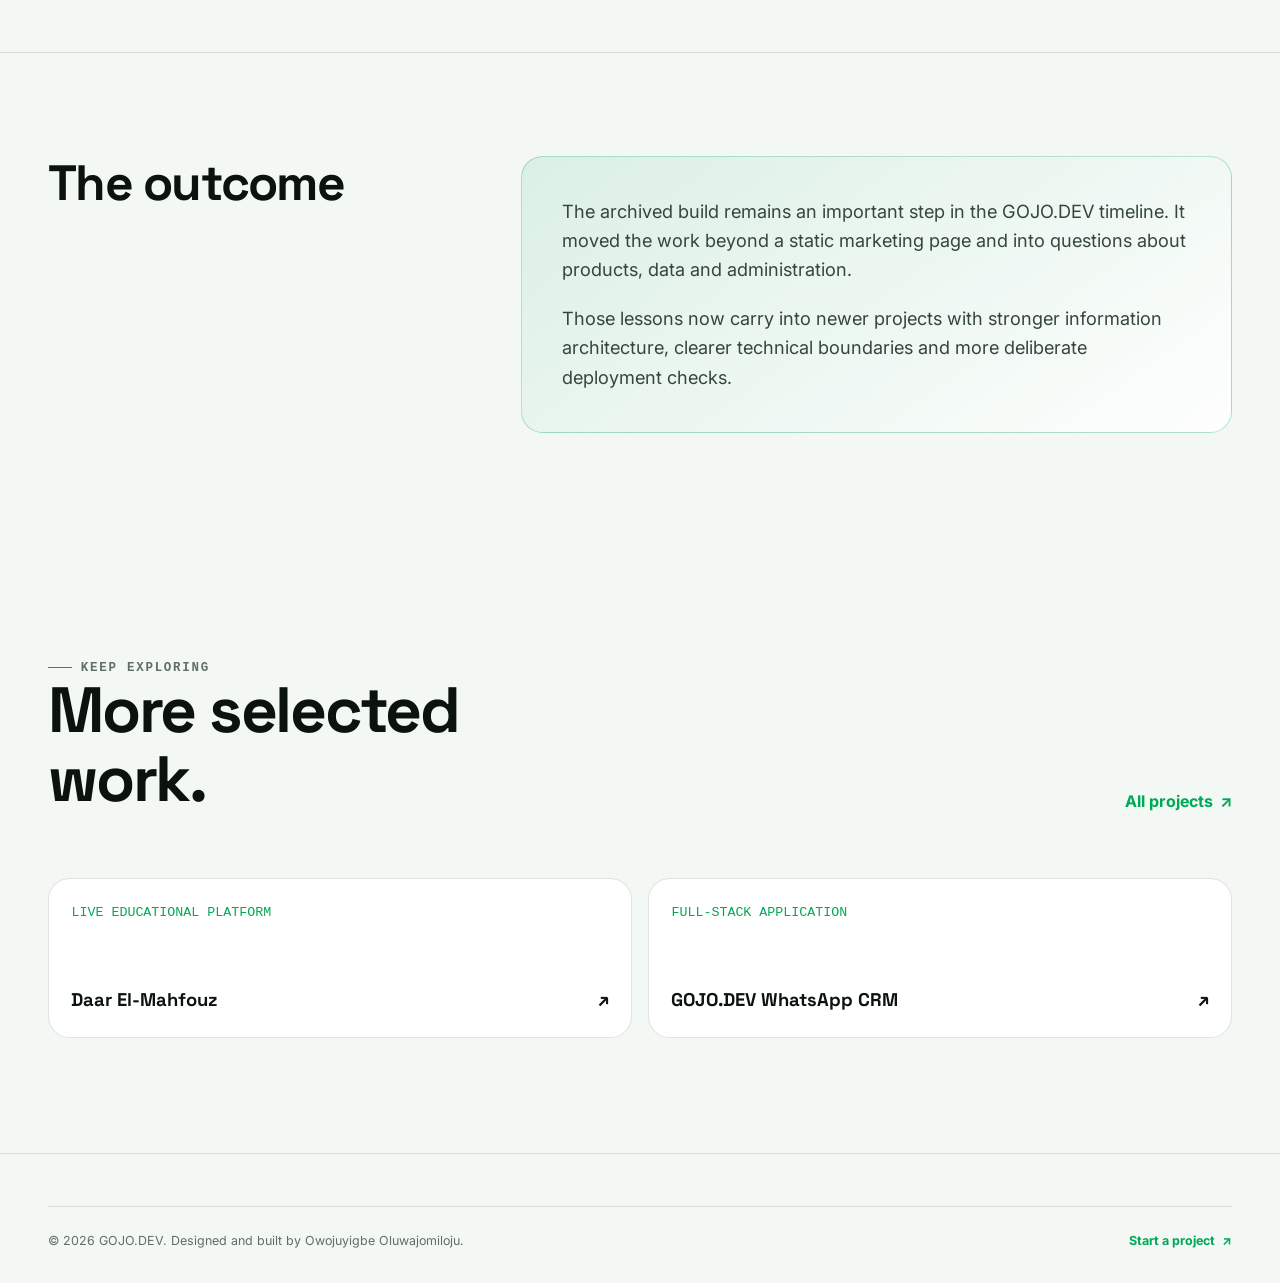
<file: projects/a-g-varieties/index.html>
<!DOCTYPE html>
<html lang="en-NG" data-theme="dark">
<head>
  <meta charset="utf-8">
  <meta name="viewport" content="width=device-width, initial-scale=1">
  <title>A&amp;G Varieties Store Case Study | GOJO.DEV</title>
  <meta name="description" content="Explore the archived A&amp;G Varieties Store case study, an e-commerce interface for product browsing, catalogue management and modern branding.">
  <meta name="author" content="Owojuyigbe Oluwajomiloju">
  <meta name="robots" content="index, follow, max-image-preview:large">
  <meta name="theme-color" content="#050706">
  <link rel="canonical" href="https://www.gojodev.name.ng/projects/a-g-varieties/">
  <link rel="alternate" hreflang="en-NG" href="https://www.gojodev.name.ng/projects/a-g-varieties/">
  <meta property="og:type" content="article">
  <meta property="og:locale" content="en_NG">
  <meta property="og:site_name" content="GOJO.DEV">
  <meta property="og:title" content="A&amp;G Varieties Store Case Study | GOJO.DEV">
  <meta property="og:description" content="An e-commerce interface for product discovery, catalogue management and modern retail branding.">
  <meta property="og:url" content="https://www.gojodev.name.ng/projects/a-g-varieties/">
  <meta property="og:image" content="https://www.gojodev.name.ng/ag-varieties.jpg">
  <meta property="og:image:alt" content="A and G Varieties Store website interface">
  <meta name="twitter:card" content="summary_large_image">
  <meta name="twitter:title" content="A&amp;G Varieties Store Case Study">
  <meta name="twitter:description" content="Archived e-commerce website project by GOJO.DEV.">
  <meta name="twitter:image" content="https://www.gojodev.name.ng/ag-varieties.jpg">
  <link rel="icon" type="image/svg+xml" href="/favicon.svg">
  <link rel="icon" href="/favicon.ico">
  <link rel="icon" type="image/png" sizes="48x48" href="/favicon-48x48.png">
  <link rel="icon" type="image/png" sizes="96x96" href="/favicon-96x96.png">
  <link rel="apple-touch-icon" sizes="180x180" href="/apple-touch-icon.png">
  <link rel="manifest" href="/manifest.webmanifest">
  <link rel="preconnect" href="https://fonts.googleapis.com">
  <link rel="preconnect" href="https://fonts.gstatic.com" crossorigin>
  <link href="https://fonts.googleapis.com/css2?family=Inter:wght@400;500;600;700;800&amp;family=Space+Grotesk:wght@500;600;700&amp;display=swap" rel="stylesheet">
  <link rel="stylesheet" href="/assets/css/site.css">
  <script>document.documentElement.classList.add('js');try{const t=localStorage.getItem('gojo-theme');document.documentElement.dataset.theme=t||(matchMedia('(prefers-color-scheme: light)').matches?'light':'dark')}catch(_){}</script>
  <script type="application/ld+json">
  {
    "@context": "https://schema.org",
    "@type": "CreativeWork",
    "name": "A&G Varieties Store",
    "url": "https://www.gojodev.name.ng/projects/a-g-varieties/",
    "image": "https://www.gojodev.name.ng/ag-varieties.jpg",
    "description": "An archived e-commerce website concept covering product discovery, catalogue management and a modern retail interface.",
    "dateCreated": "2026",
    "inLanguage": "en-NG",
    "keywords": "e-commerce website, product catalogue, JavaScript, MongoDB, responsive design",
    "creator": { "@type": "Person", "@id": "https://www.gojodev.name.ng/#person", "name": "Owojuyigbe Oluwajomiloju", "url": "https://www.gojodev.name.ng/" },
    "isPartOf": { "@id": "https://www.gojodev.name.ng/#website" }
  }
  </script>
  <script defer src="/assets/js/site.js"></script>
</head>
<body>
  <a class="skip-link" href="#main-content">Skip to main content</a>
  <header class="site-header" data-site-header>
    <div class="container nav-wrap">
      <a class="brand" href="/" aria-label="GOJO.DEV home"><span class="brand-mark" aria-hidden="true"><img src="/favicon-96x96.png" alt="" width="96" height="96"></span><span>GOJO<span class="brand-dot">.DEV</span></span></a>
      <nav class="nav-links" data-navigation aria-label="Primary navigation"><a href="/#about">About</a><a href="/#expertise">Expertise</a><a href="/#projects">Work</a><a href="/#journey">Journey</a><a href="/#contact">Contact</a></nav>
      <div class="nav-actions">
        <a class="button button-secondary button-small nav-cta" href="/#projects">All projects</a>
        <button class="icon-button" type="button" data-theme-toggle aria-label="Switch theme">
          <svg class="theme-icon theme-icon-sun" viewBox="0 0 24 24" aria-hidden="true"><circle cx="12" cy="12" r="4" fill="none" stroke="currentColor" stroke-width="2"/><path d="M12 2v2M12 20v2M4.93 4.93l1.42 1.42M17.65 17.65l1.42 1.42M2 12h2M20 12h2M4.93 19.07l1.42-1.42M17.65 6.35l1.42-1.42" fill="none" stroke="currentColor" stroke-width="2" stroke-linecap="round"/></svg>
          <svg class="theme-icon theme-icon-moon" viewBox="0 0 24 24" aria-hidden="true"><path d="M20 15.5A8.5 8.5 0 0 1 8.5 4 8.5 8.5 0 1 0 20 15.5Z" fill="none" stroke="currentColor" stroke-width="2"/></svg>
        </button>
        <button class="menu-toggle" type="button" data-menu-toggle aria-label="Toggle navigation" aria-expanded="false"><span class="menu-lines" aria-hidden="true"></span></button>
      </div>
    </div>
  </header>

  <main class="case-main" id="main-content">
    <section class="case-hero">
      <div class="container">
        <nav class="breadcrumb" aria-label="Breadcrumb"><a href="/">Home</a><span aria-hidden="true">/</span><a href="/#projects">Projects</a><span aria-hidden="true">/</span><span aria-current="page">A&amp;G Varieties</span></nav>
        <div class="case-hero-grid">
          <div class="reveal is-visible">
            <p class="case-kicker">E-commerce · Archived build · 2026</p>
            <h1>A&amp;G Varieties Store</h1>
            <p class="lede">A product-focused storefront concept that explored catalogue discovery, management tools and a clean modern identity for a growing retail business.</p>
            <div class="case-actions"><a class="button button-primary" href="/#projects">Explore current work <span aria-hidden="true">↗</span></a><a class="button button-secondary" href="/#contact">Build an online store</a></div>
          </div>
          <ul class="case-facts reveal delay-1">
            <li><span>Role</span><strong>Interface &amp; web development</strong></li>
            <li><span>Type</span><strong>E-commerce concept</strong></li>
            <li><span>Stack</span><strong>HTML, CSS, JavaScript, MongoDB</strong></li>
            <li><span>Status</span><strong>Archived build</strong></li>
          </ul>
        </div>
      </div>
    </section>

    <div class="container case-visual-wrap reveal">
      <figure class="case-visual">
        <img src="/ag-varieties.jpg" width="1280" height="751" alt="A and G Varieties Store e-commerce interface" fetchpriority="high">
        <figcaption>Saved interface preview from the original A&amp;G Varieties Store build.</figcaption>
      </figure>
    </div>

    <section class="case-section" aria-labelledby="brief-title">
      <div class="container case-content-grid">
        <h2 id="brief-title" class="reveal">The brief</h2>
        <div class="prose reveal delay-1">
          <p>The project explored how a small retail brand could move from informal product sharing to a more organised online storefront. Shoppers needed a clearer way to see what was available, while the business needed a foundation for managing products behind the scenes.</p>
          <p>The visual direction also needed to feel more deliberate than a generic catalogue, giving the store room to build a recognisable identity around its range of products.</p>
        </div>
      </div>
    </section>

    <section class="case-section" aria-labelledby="solution-title">
      <div class="container case-content-grid">
        <h2 id="solution-title" class="reveal">The solution</h2>
        <div class="prose reveal delay-1">
          <p>I designed the experience around large product imagery, simple browsing and a consistent card system. The management side was planned around creating and maintaining catalogue entries without mixing administrative controls into the shopper experience.</p>
          <p>The result became an early full-stack learning project: part storefront, part product-management exercise and part visual-brand exploration.</p>
          <ul class="feature-list">
            <li>Product-led homepage and catalogue browsing</li>
            <li>Reusable product cards and detail patterns</li>
            <li>Administrative product-management direction</li>
            <li>Responsive layout for mobile shopping</li>
            <li>Modern retail visual identity</li>
            <li>Database-backed catalogue foundation</li>
          </ul>
        </div>
      </div>
    </section>

    <section class="case-section" aria-labelledby="learning-title">
      <div class="container case-content-grid">
        <h2 id="learning-title" class="reveal">What it taught me</h2>
        <div class="prose reveal delay-1">
          <p>A&amp;G Varieties helped connect frontend decisions to the data behind them. A product card is not only a visual element; it needs a reliable content model, sensible image treatment, readable pricing and predictable behaviour across a growing catalogue.</p>
          <p>The project also reinforced why current portfolio work uses clearer status labels and verified links. The original live deployment is no longer available, so this page preserves the design and learning value without sending visitors to a broken demo.</p>
          <ul class="tag-list"><li class="tag">HTML</li><li class="tag">CSS</li><li class="tag">JavaScript</li><li class="tag">MongoDB</li><li class="tag">E-commerce UI</li></ul>
        </div>
      </div>
    </section>

    <section class="case-section" aria-labelledby="outcome-title">
      <div class="container case-content-grid">
        <h2 id="outcome-title" class="reveal">The outcome</h2>
        <div class="outcome-panel prose reveal delay-1">
          <p>The archived build remains an important step in the GOJO.DEV timeline. It moved the work beyond a static marketing page and into questions about products, data and administration.</p>
          <p>Those lessons now carry into newer projects with stronger information architecture, clearer technical boundaries and more deliberate deployment checks.</p>
        </div>
      </div>
    </section>

    <section class="section" aria-labelledby="next-title">
      <div class="container">
        <div class="section-head"><div><p class="section-kicker">Keep exploring</p><h2 id="next-title">More selected work.</h2></div><a class="text-link" href="/#projects">All projects <span aria-hidden="true">↗</span></a></div>
        <div class="next-projects">
          <a class="next-project" href="/projects/daar-el-mahfouz/"><small>Live educational platform</small><strong>Daar El-Mahfouz <span aria-hidden="true">↗</span></strong></a>
          <a class="next-project" href="/projects/whatsapp-crm/"><small>Full-stack application</small><strong>GOJO.DEV WhatsApp CRM <span aria-hidden="true">↗</span></strong></a>
        </div>
      </div>
    </section>
  </main>

  <footer class="site-footer"><div class="container"><div class="footer-bottom"><p>&copy; <span data-current-year>2026</span> GOJO.DEV. Designed and built by Owojuyigbe Oluwajomiloju.</p><p><a class="text-link" href="/#contact">Start a project <span aria-hidden="true">↗</span></a></p></div></div></footer>
  <button class="back-to-top" type="button" data-back-to-top aria-label="Back to top">↑</button>
</body>
</html>
</file>
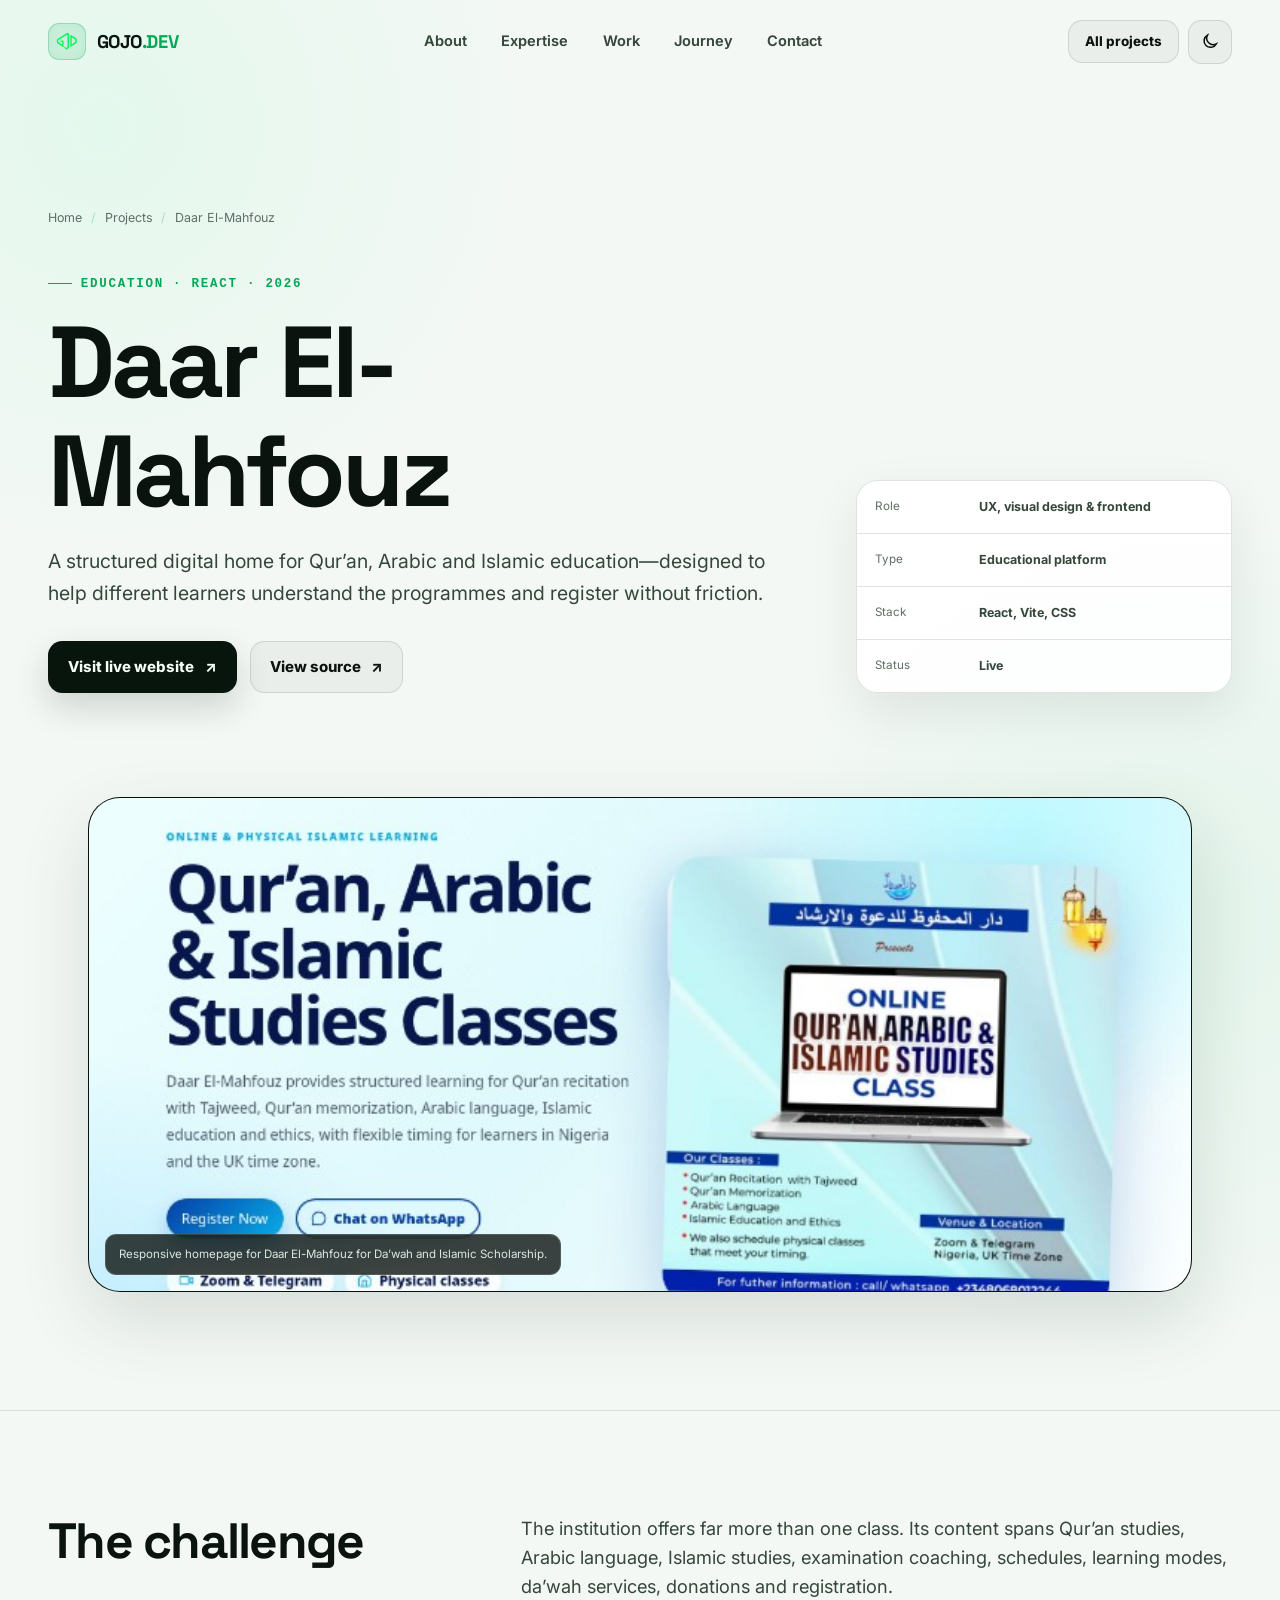
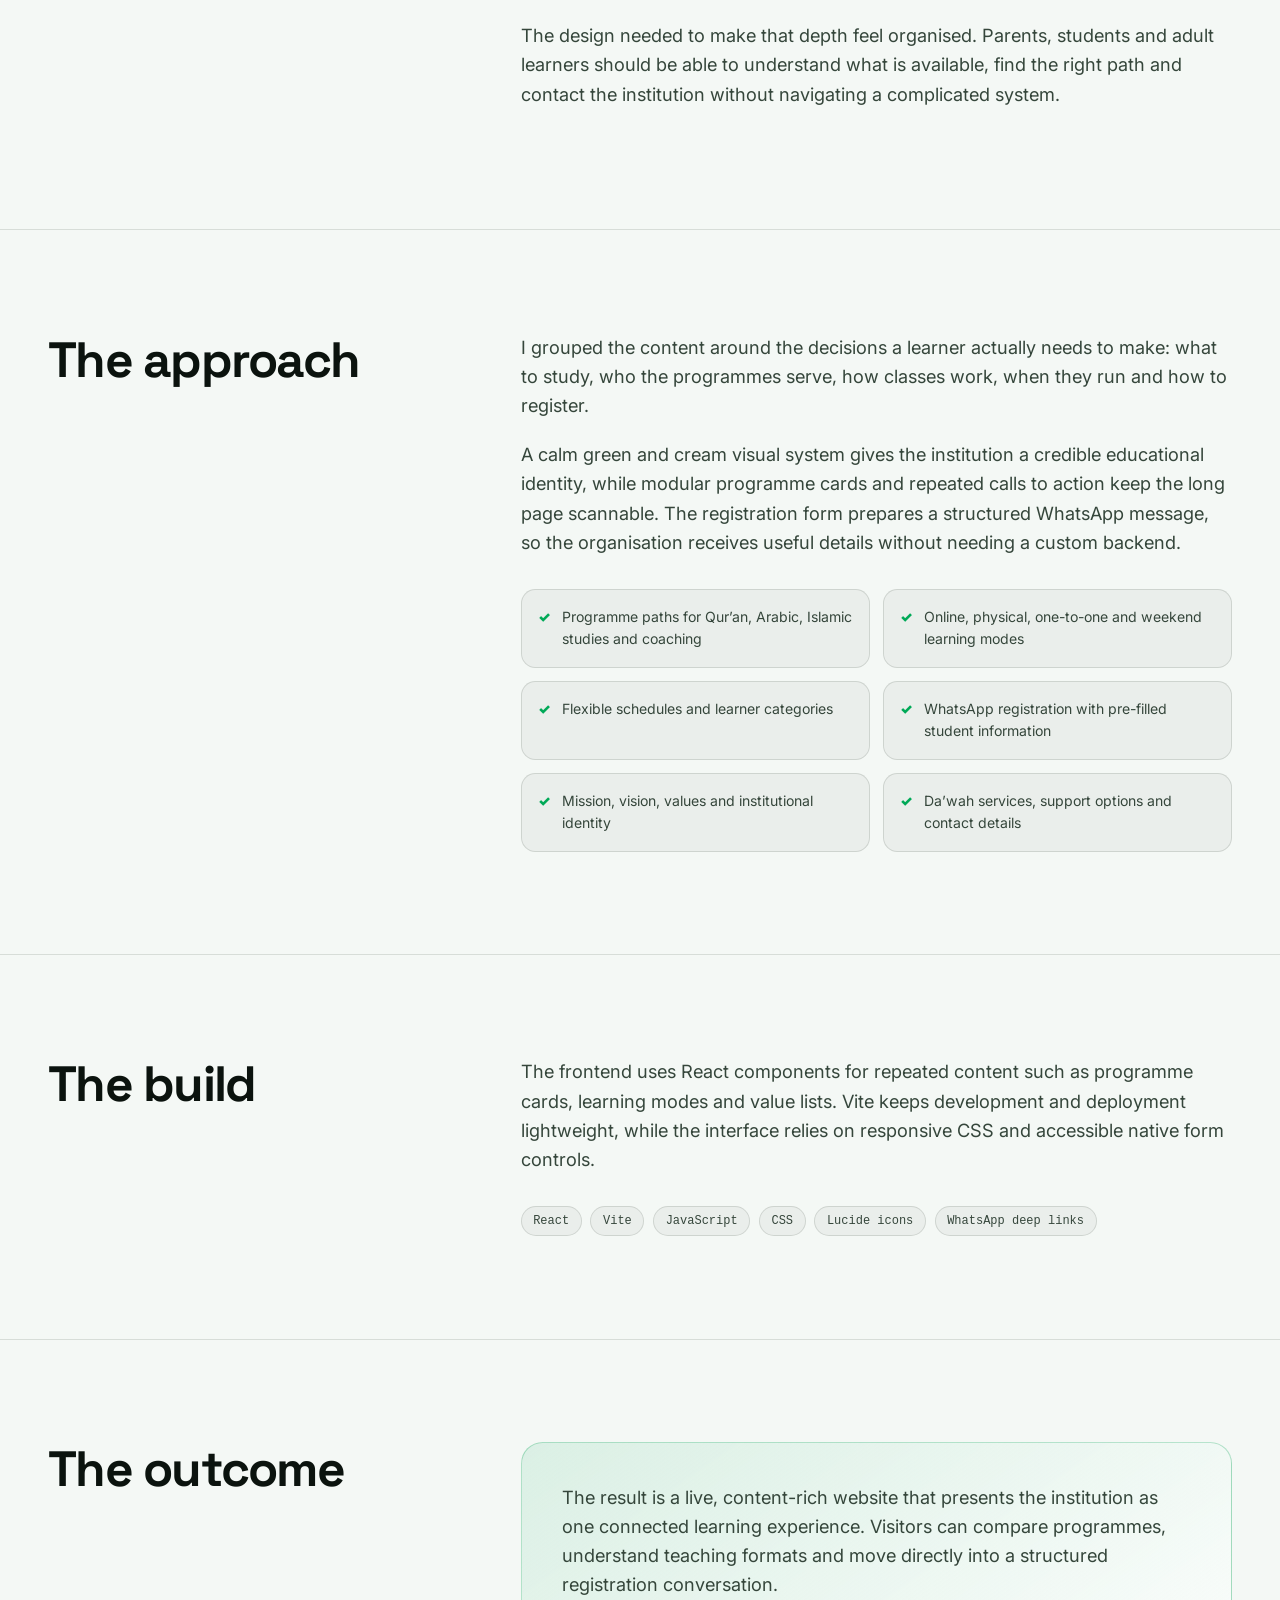
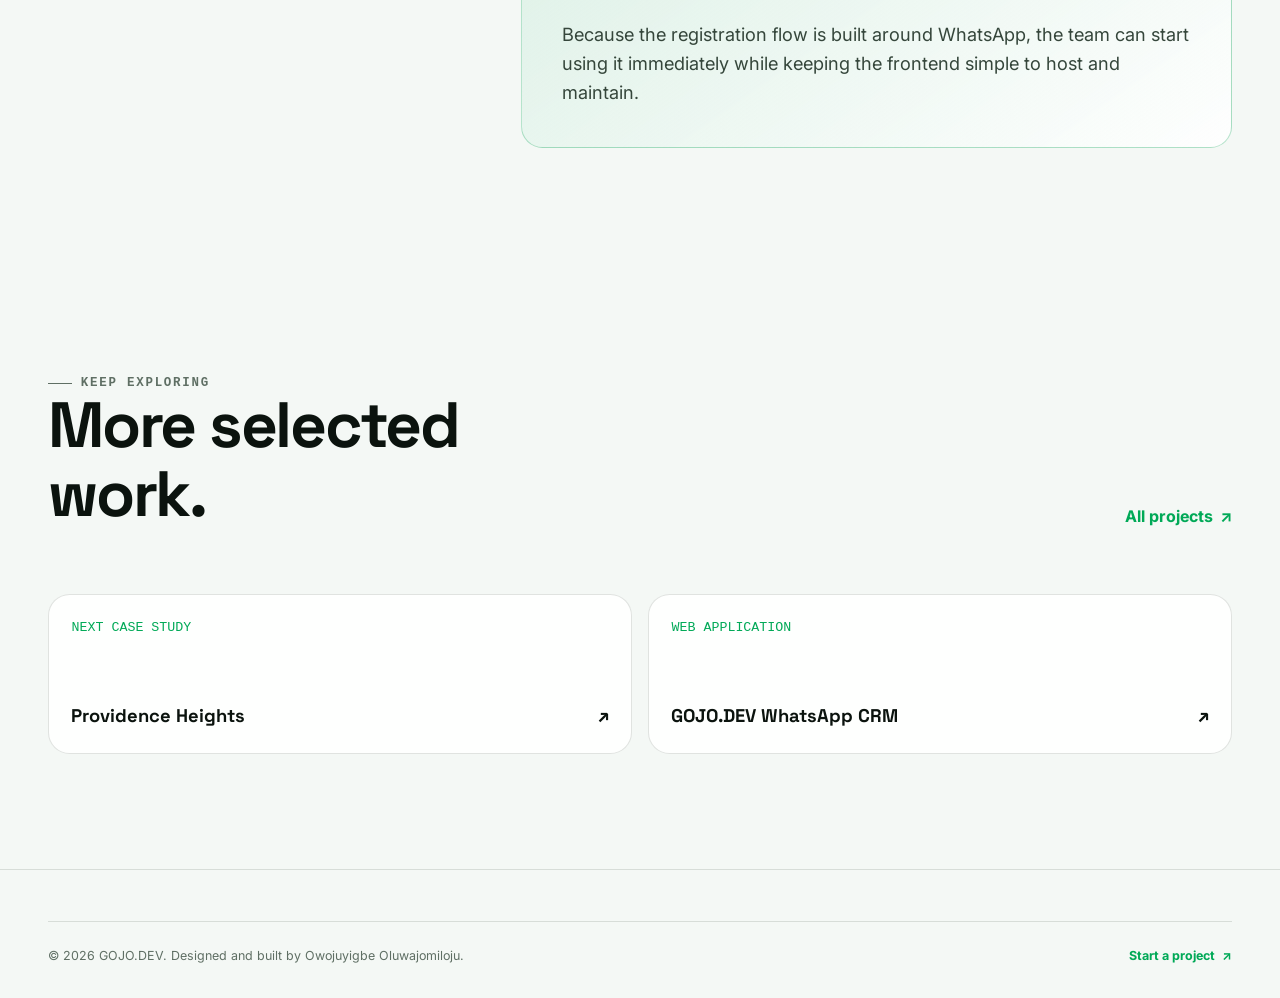
<file: projects/daar-el-mahfouz/index.html>
<!DOCTYPE html>
<html lang="en-NG" data-theme="dark">
<head>
  <meta charset="utf-8">
  <meta name="viewport" content="width=device-width, initial-scale=1">
  <title>Daar El-Mahfouz Website Case Study | GOJO.DEV</title>
  <meta name="description" content="See how GOJO.DEV built Daar El-Mahfouz, a React learning platform for Qur’an, Arabic, Islamic studies and WhatsApp registration.">
  <meta name="author" content="Owojuyigbe Oluwajomiloju">
  <meta name="robots" content="index, follow, max-image-preview:large">
  <meta name="theme-color" content="#050706">
  <link rel="canonical" href="https://www.gojodev.name.ng/projects/daar-el-mahfouz/">
  <link rel="alternate" hreflang="en-NG" href="https://www.gojodev.name.ng/projects/daar-el-mahfouz/">
  <meta property="og:type" content="article">
  <meta property="og:locale" content="en_NG">
  <meta property="og:site_name" content="GOJO.DEV">
  <meta property="og:title" content="Daar El-Mahfouz Website Case Study | GOJO.DEV">
  <meta property="og:description" content="A content-rich React learning platform with clear programmes, flexible schedules and WhatsApp registration.">
  <meta property="og:url" content="https://www.gojodev.name.ng/projects/daar-el-mahfouz/">
  <meta property="og:image" content="https://www.gojodev.name.ng/daar-el-mahfouz.png">
  <meta property="og:image:alt" content="Daar El-Mahfouz website homepage">
  <meta name="twitter:card" content="summary_large_image">
  <meta name="twitter:title" content="Daar El-Mahfouz Website Case Study">
  <meta name="twitter:description" content="React educational website designed and built by GOJO.DEV.">
  <meta name="twitter:image" content="https://www.gojodev.name.ng/daar-el-mahfouz.png">
  <link rel="icon" type="image/svg+xml" href="/favicon.svg">
  <link rel="icon" href="/favicon.ico">
  <link rel="icon" type="image/png" sizes="48x48" href="/favicon-48x48.png">
  <link rel="icon" type="image/png" sizes="96x96" href="/favicon-96x96.png">
  <link rel="apple-touch-icon" sizes="180x180" href="/apple-touch-icon.png">
  <link rel="manifest" href="/manifest.webmanifest">
  <link rel="preconnect" href="https://fonts.googleapis.com">
  <link rel="preconnect" href="https://fonts.gstatic.com" crossorigin>
  <link href="https://fonts.googleapis.com/css2?family=Inter:wght@400;500;600;700;800&amp;family=Space+Grotesk:wght@500;600;700&amp;display=swap" rel="stylesheet">
  <link rel="stylesheet" href="/assets/css/site.css">
  <script>document.documentElement.classList.add('js');try{const t=localStorage.getItem('gojo-theme');document.documentElement.dataset.theme=t||(matchMedia('(prefers-color-scheme: light)').matches?'light':'dark')}catch(_){}</script>
  <script type="application/ld+json">
  {
    "@context": "https://schema.org",
    "@type": "CreativeWork",
    "name": "Daar El-Mahfouz Website",
    "url": "https://www.gojodev.name.ng/projects/daar-el-mahfouz/",
    "image": "https://www.gojodev.name.ng/daar-el-mahfouz.png",
    "description": "A React and Vite educational platform for Daar El-Mahfouz, covering Qur’an, Arabic, Islamic studies, academic coaching and WhatsApp registration.",
    "dateCreated": "2026",
    "inLanguage": "en-NG",
    "keywords": "React, Vite, educational website, WhatsApp registration, responsive design",
    "creator": {
      "@type": "Person",
      "@id": "https://www.gojodev.name.ng/#person",
      "name": "Owojuyigbe Oluwajomiloju",
      "url": "https://www.gojodev.name.ng/"
    },
    "sameAs": [
      "https://daar-el-mahfouz-site.vercel.app",
      "https://github.com/gojocodes-all/daar-el-mahfouz-site"
    ],
    "isPartOf": { "@id": "https://www.gojodev.name.ng/#website" }
  }
  </script>
  <script defer src="/assets/js/site.js"></script>
</head>
<body>
  <a class="skip-link" href="#main-content">Skip to main content</a>
  <header class="site-header" data-site-header>
    <div class="container nav-wrap">
      <a class="brand" href="/" aria-label="GOJO.DEV home"><span class="brand-mark" aria-hidden="true"><img src="/favicon-96x96.png" alt="" width="96" height="96"></span><span>GOJO<span class="brand-dot">.DEV</span></span></a>
      <nav class="nav-links" data-navigation aria-label="Primary navigation"><a href="/#about">About</a><a href="/#expertise">Expertise</a><a href="/#projects">Work</a><a href="/#journey">Journey</a><a href="/#contact">Contact</a></nav>
      <div class="nav-actions">
        <a class="button button-secondary button-small nav-cta" href="/#projects">All projects</a>
        <button class="icon-button" type="button" data-theme-toggle aria-label="Switch theme">
          <svg class="theme-icon theme-icon-sun" viewBox="0 0 24 24" aria-hidden="true"><circle cx="12" cy="12" r="4" fill="none" stroke="currentColor" stroke-width="2"/><path d="M12 2v2M12 20v2M4.93 4.93l1.42 1.42M17.65 17.65l1.42 1.42M2 12h2M20 12h2M4.93 19.07l1.42-1.42M17.65 6.35l1.42-1.42" fill="none" stroke="currentColor" stroke-width="2" stroke-linecap="round"/></svg>
          <svg class="theme-icon theme-icon-moon" viewBox="0 0 24 24" aria-hidden="true"><path d="M20 15.5A8.5 8.5 0 0 1 8.5 4 8.5 8.5 0 1 0 20 15.5Z" fill="none" stroke="currentColor" stroke-width="2"/></svg>
        </button>
        <button class="menu-toggle" type="button" data-menu-toggle aria-label="Toggle navigation" aria-expanded="false"><span class="menu-lines" aria-hidden="true"></span></button>
      </div>
    </div>
  </header>

  <main class="case-main" id="main-content">
    <section class="case-hero">
      <div class="container">
        <nav class="breadcrumb" aria-label="Breadcrumb"><a href="/">Home</a><span aria-hidden="true">/</span><a href="/#projects">Projects</a><span aria-hidden="true">/</span><span aria-current="page">Daar El-Mahfouz</span></nav>
        <div class="case-hero-grid">
          <div class="reveal is-visible">
            <p class="case-kicker">Education · React · 2026</p>
            <h1>Daar El-Mahfouz</h1>
            <p class="lede">A structured digital home for Qur’an, Arabic and Islamic education—designed to help different learners understand the programmes and register without friction.</p>
            <div class="case-actions">
              <a class="button button-primary" href="https://daar-el-mahfouz-site.vercel.app" target="_blank" rel="noopener noreferrer">Visit live website <span aria-hidden="true">↗</span></a>
              <a class="button button-secondary" href="https://github.com/gojocodes-all/daar-el-mahfouz-site" target="_blank" rel="noopener noreferrer">View source <span aria-hidden="true">↗</span></a>
            </div>
          </div>
          <ul class="case-facts reveal delay-1">
            <li><span>Role</span><strong>UX, visual design &amp; frontend</strong></li>
            <li><span>Type</span><strong>Educational platform</strong></li>
            <li><span>Stack</span><strong>React, Vite, CSS</strong></li>
            <li><span>Status</span><strong>Live</strong></li>
          </ul>
        </div>
      </div>
    </section>

    <div class="container case-visual-wrap reveal">
      <figure class="case-visual">
        <img src="/daar-el-mahfouz.png" width="741" height="493" alt="Daar El-Mahfouz website interface" fetchpriority="high">
        <figcaption>Responsive homepage for Daar El-Mahfouz for Da’wah and Islamic Scholarship.</figcaption>
      </figure>
    </div>

    <section class="case-section" aria-labelledby="challenge-title">
      <div class="container case-content-grid">
        <h2 id="challenge-title" class="reveal">The challenge</h2>
        <div class="prose reveal delay-1">
          <p>The institution offers far more than one class. Its content spans Qur’an studies, Arabic language, Islamic studies, examination coaching, schedules, learning modes, da’wah services, donations and registration.</p>
          <p>The design needed to make that depth feel organised. Parents, students and adult learners should be able to understand what is available, find the right path and contact the institution without navigating a complicated system.</p>
        </div>
      </div>
    </section>

    <section class="case-section" aria-labelledby="approach-title">
      <div class="container case-content-grid">
        <h2 id="approach-title" class="reveal">The approach</h2>
        <div class="prose reveal delay-1">
          <p>I grouped the content around the decisions a learner actually needs to make: what to study, who the programmes serve, how classes work, when they run and how to register.</p>
          <p>A calm green and cream visual system gives the institution a credible educational identity, while modular programme cards and repeated calls to action keep the long page scannable. The registration form prepares a structured WhatsApp message, so the organisation receives useful details without needing a custom backend.</p>
          <ul class="feature-list">
            <li>Programme paths for Qur’an, Arabic, Islamic studies and coaching</li>
            <li>Online, physical, one-to-one and weekend learning modes</li>
            <li>Flexible schedules and learner categories</li>
            <li>WhatsApp registration with pre-filled student information</li>
            <li>Mission, vision, values and institutional identity</li>
            <li>Da’wah services, support options and contact details</li>
          </ul>
        </div>
      </div>
    </section>

    <section class="case-section" aria-labelledby="build-title">
      <div class="container case-content-grid">
        <h2 id="build-title" class="reveal">The build</h2>
        <div class="prose reveal delay-1">
          <p>The frontend uses React components for repeated content such as programme cards, learning modes and value lists. Vite keeps development and deployment lightweight, while the interface relies on responsive CSS and accessible native form controls.</p>
          <ul class="tag-list"><li class="tag">React</li><li class="tag">Vite</li><li class="tag">JavaScript</li><li class="tag">CSS</li><li class="tag">Lucide icons</li><li class="tag">WhatsApp deep links</li></ul>
        </div>
      </div>
    </section>

    <section class="case-section" aria-labelledby="outcome-title">
      <div class="container case-content-grid">
        <h2 id="outcome-title" class="reveal">The outcome</h2>
        <div class="outcome-panel prose reveal delay-1">
          <p>The result is a live, content-rich website that presents the institution as one connected learning experience. Visitors can compare programmes, understand teaching formats and move directly into a structured registration conversation.</p>
          <p>Because the registration flow is built around WhatsApp, the team can start using it immediately while keeping the frontend simple to host and maintain.</p>
        </div>
      </div>
    </section>

    <section class="section" aria-labelledby="next-title">
      <div class="container">
        <div class="section-head"><div><p class="section-kicker">Keep exploring</p><h2 id="next-title">More selected work.</h2></div><a class="text-link" href="/#projects">All projects <span aria-hidden="true">↗</span></a></div>
        <div class="next-projects">
          <a class="next-project" href="/projects/providence-heights/"><small>Next case study</small><strong>Providence Heights <span aria-hidden="true">↗</span></strong></a>
          <a class="next-project" href="/projects/whatsapp-crm/"><small>Web application</small><strong>GOJO.DEV WhatsApp CRM <span aria-hidden="true">↗</span></strong></a>
        </div>
      </div>
    </section>
  </main>

  <footer class="site-footer"><div class="container"><div class="footer-bottom"><p>&copy; <span data-current-year>2026</span> GOJO.DEV. Designed and built by Owojuyigbe Oluwajomiloju.</p><p><a class="text-link" href="/#contact">Start a project <span aria-hidden="true">↗</span></a></p></div></div></footer>
  <button class="back-to-top" type="button" data-back-to-top aria-label="Back to top">↑</button>
</body>
</html>
</file>
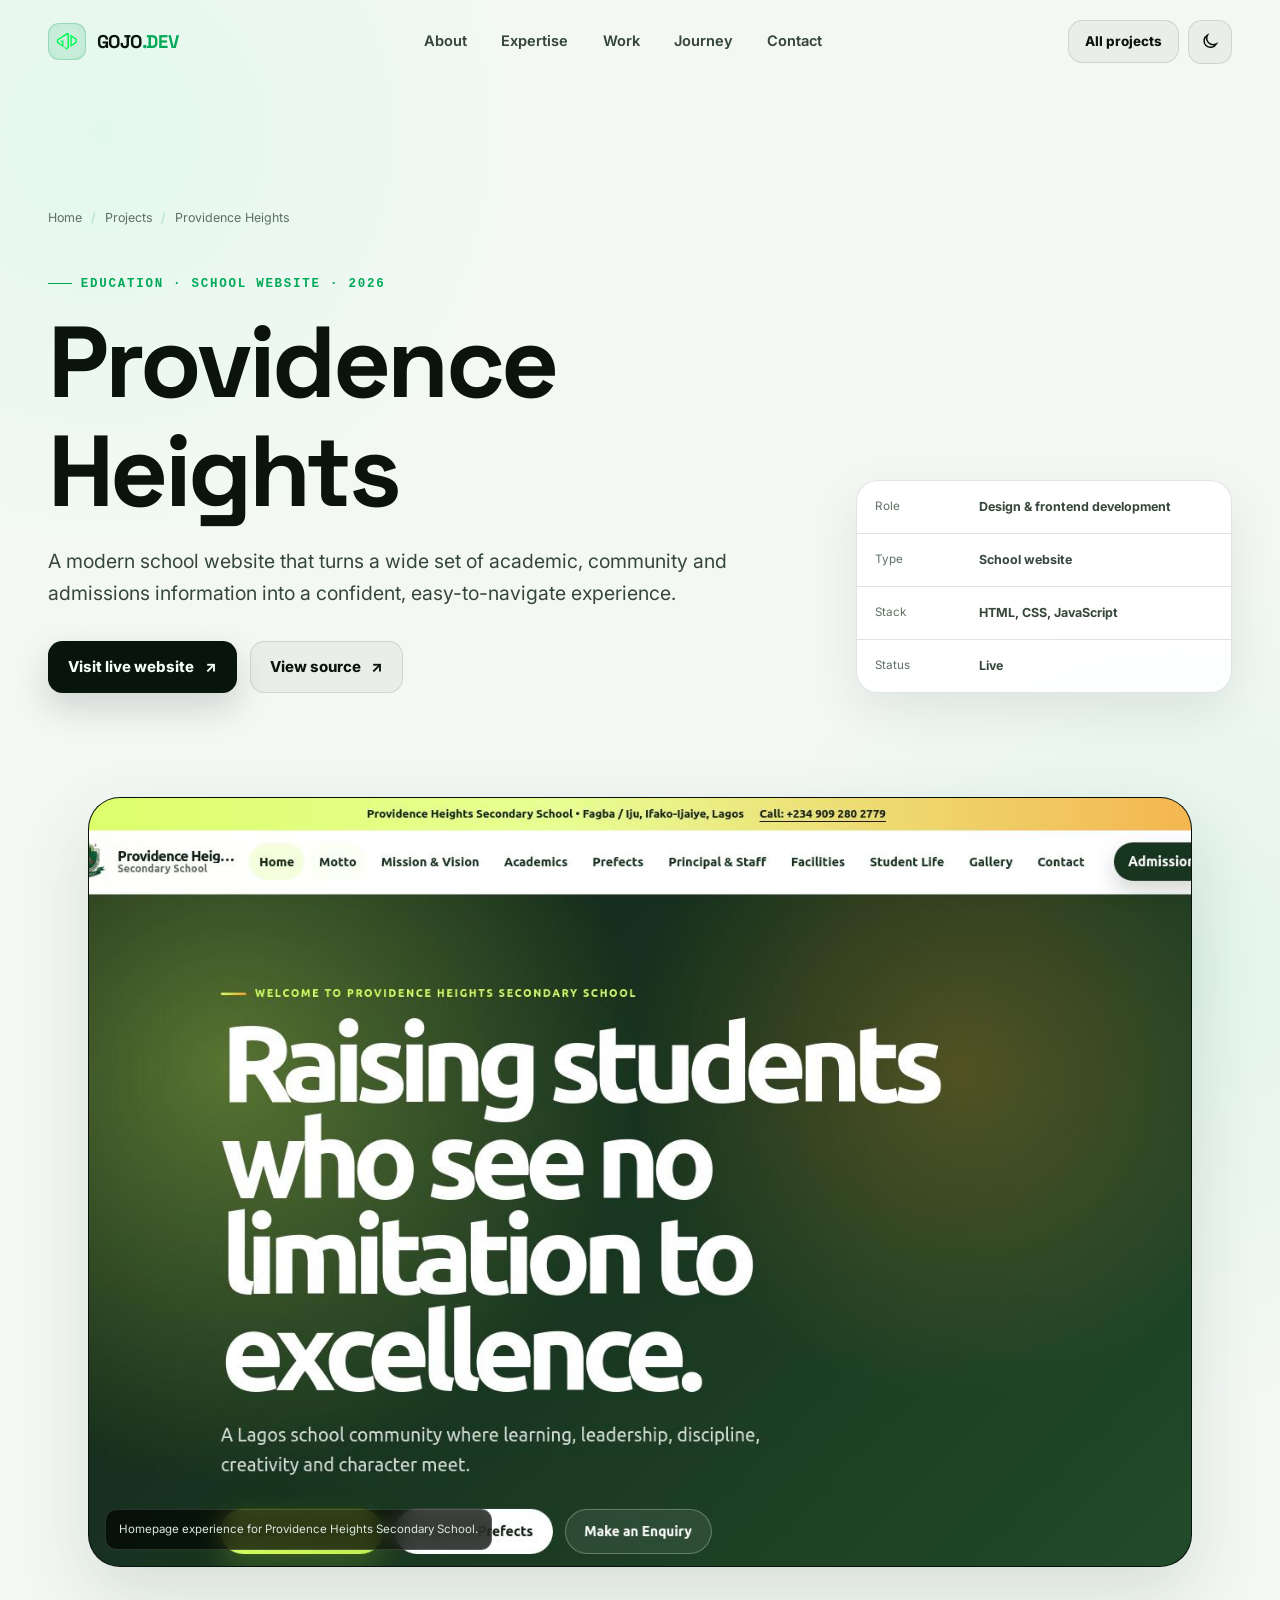
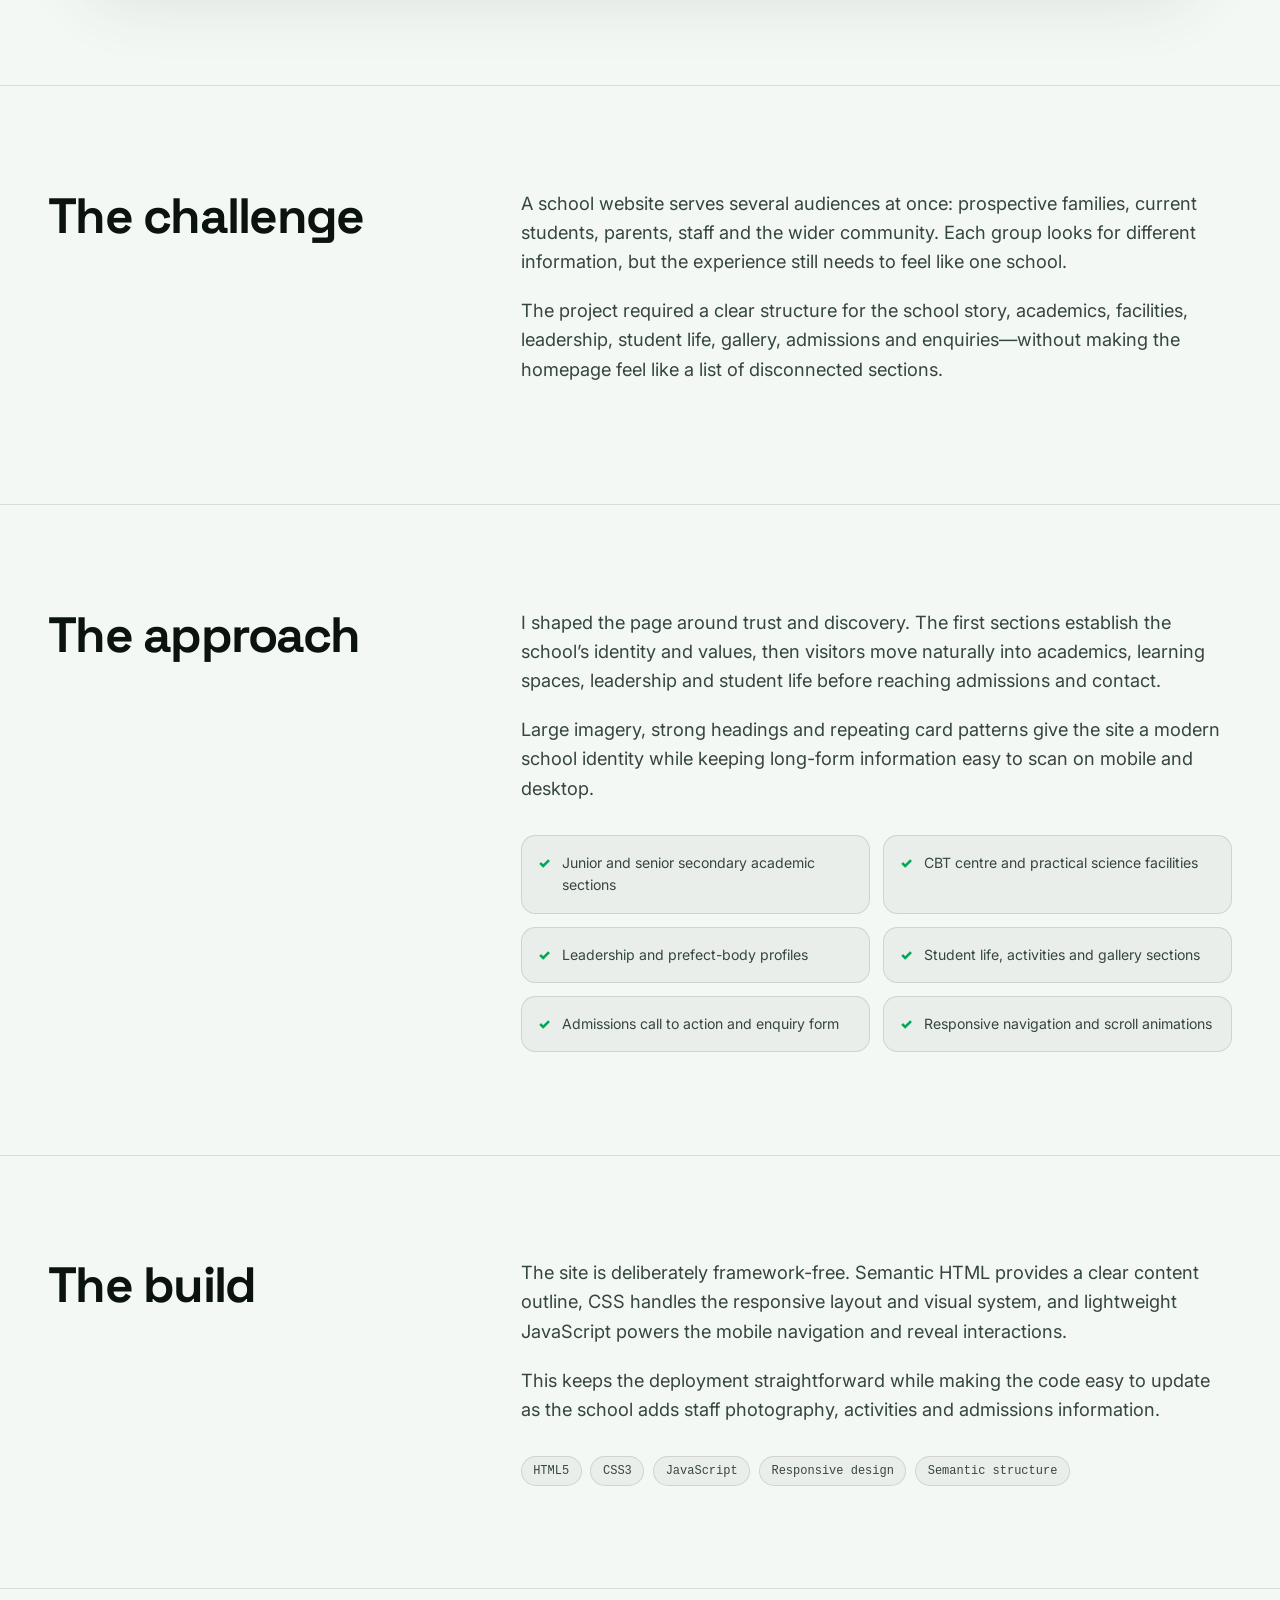
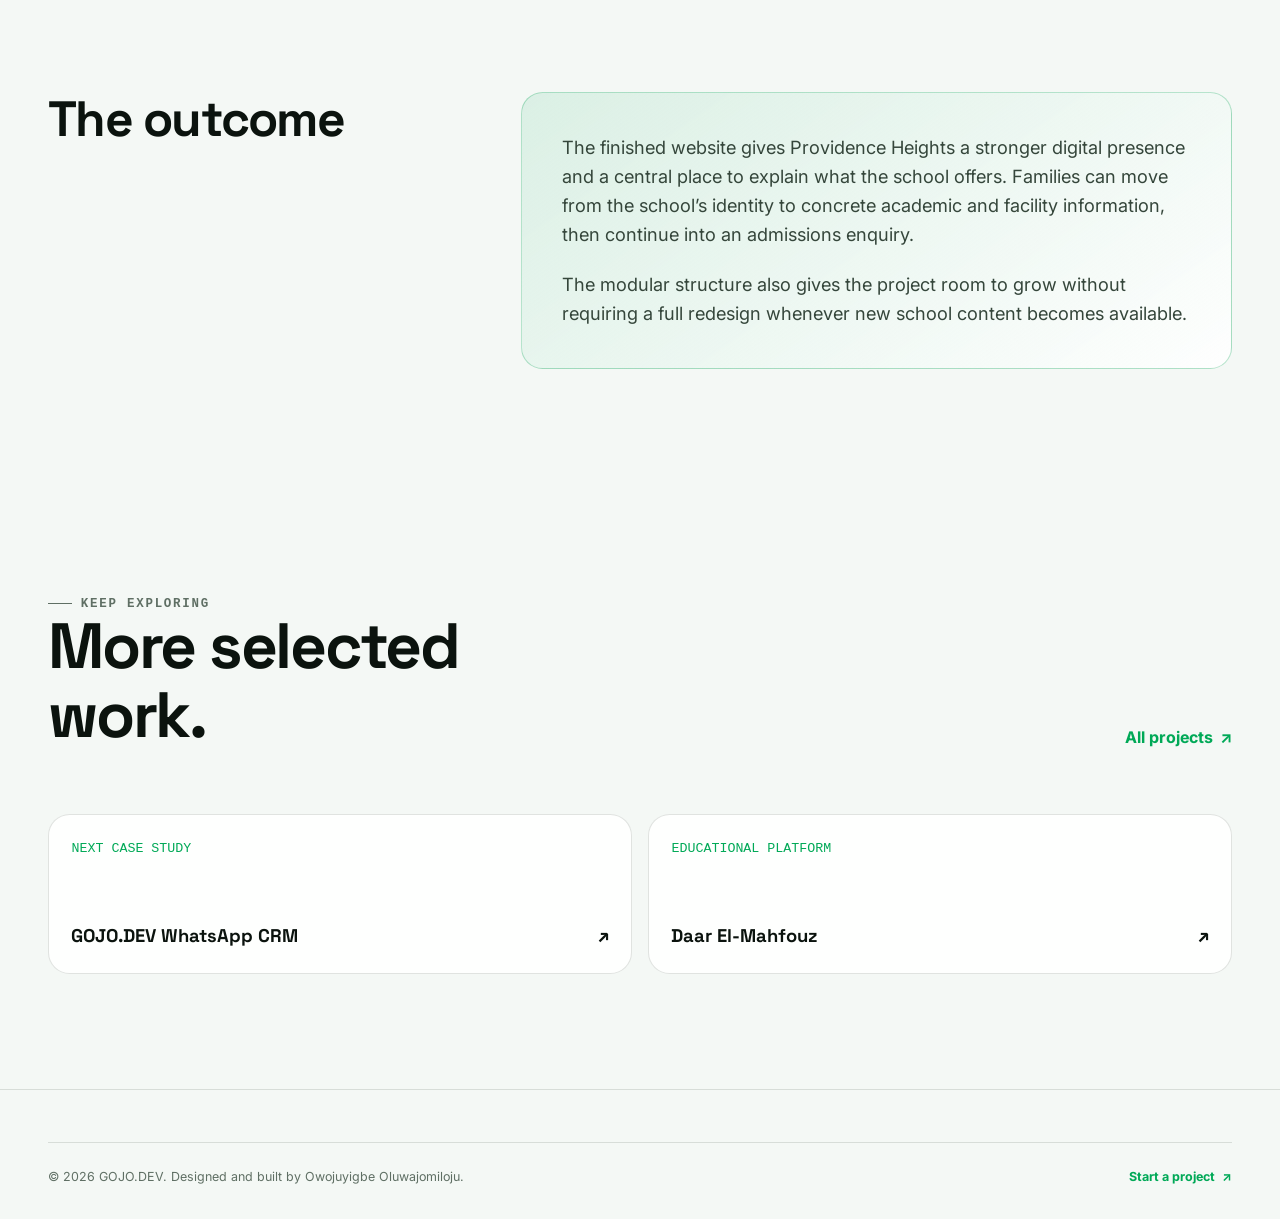
<file: projects/providence-heights/index.html>
<!DOCTYPE html>
<html lang="en-NG" data-theme="dark">
<head>
  <meta charset="utf-8">
  <meta name="viewport" content="width=device-width, initial-scale=1">
  <title>Providence Heights School Website Case Study | GOJO.DEV</title>
  <meta name="description" content="Explore the Providence Heights case study: a responsive school website for academics, facilities, student life, admissions and enquiries.">
  <meta name="author" content="Owojuyigbe Oluwajomiloju">
  <meta name="robots" content="index, follow, max-image-preview:large">
  <meta name="theme-color" content="#050706">
  <link rel="canonical" href="https://www.gojodev.name.ng/projects/providence-heights/">
  <link rel="alternate" hreflang="en-NG" href="https://www.gojodev.name.ng/projects/providence-heights/">
  <meta property="og:type" content="article">
  <meta property="og:locale" content="en_NG">
  <meta property="og:site_name" content="GOJO.DEV">
  <meta property="og:title" content="Providence Heights School Website Case Study">
  <meta property="og:description" content="A responsive school website organised around academics, facilities, community and admissions.">
  <meta property="og:url" content="https://www.gojodev.name.ng/projects/providence-heights/">
  <meta property="og:image" content="https://www.gojodev.name.ng/providence-heights.jpg">
  <meta property="og:image:alt" content="Providence Heights secondary school website homepage">
  <meta name="twitter:card" content="summary_large_image">
  <meta name="twitter:title" content="Providence Heights School Website Case Study">
  <meta name="twitter:description" content="Responsive school website designed and built by GOJO.DEV.">
  <meta name="twitter:image" content="https://www.gojodev.name.ng/providence-heights.jpg">
  <link rel="icon" type="image/svg+xml" href="/favicon.svg">
  <link rel="icon" href="/favicon.ico">
  <link rel="icon" type="image/png" sizes="48x48" href="/favicon-48x48.png">
  <link rel="icon" type="image/png" sizes="96x96" href="/favicon-96x96.png">
  <link rel="apple-touch-icon" sizes="180x180" href="/apple-touch-icon.png">
  <link rel="manifest" href="/manifest.webmanifest">
  <link rel="preconnect" href="https://fonts.googleapis.com">
  <link rel="preconnect" href="https://fonts.gstatic.com" crossorigin>
  <link href="https://fonts.googleapis.com/css2?family=Inter:wght@400;500;600;700;800&amp;family=Space+Grotesk:wght@500;600;700&amp;display=swap" rel="stylesheet">
  <link rel="stylesheet" href="/assets/css/site.css">
  <script>document.documentElement.classList.add('js');try{const t=localStorage.getItem('gojo-theme');document.documentElement.dataset.theme=t||(matchMedia('(prefers-color-scheme: light)').matches?'light':'dark')}catch(_){}</script>
  <script type="application/ld+json">
  {
    "@context": "https://schema.org",
    "@type": "CreativeWork",
    "name": "Providence Heights Secondary School Website",
    "url": "https://www.gojodev.name.ng/projects/providence-heights/",
    "image": "https://www.gojodev.name.ng/providence-heights.jpg",
    "description": "A responsive school website presenting Providence Heights Secondary School's academics, facilities, leadership, student life, admissions and contact information.",
    "dateCreated": "2026",
    "inLanguage": "en-NG",
    "keywords": "school website, responsive design, HTML, CSS, JavaScript, admissions",
    "creator": { "@type": "Person", "@id": "https://www.gojodev.name.ng/#person", "name": "Owojuyigbe Oluwajomiloju", "url": "https://www.gojodev.name.ng/" },
    "sameAs": ["https://providence-heights.vercel.app", "https://github.com/gojocodes-all/Providence-heights"],
    "isPartOf": { "@id": "https://www.gojodev.name.ng/#website" }
  }
  </script>
  <script defer src="/assets/js/site.js"></script>
</head>
<body>
  <a class="skip-link" href="#main-content">Skip to main content</a>
  <header class="site-header" data-site-header>
    <div class="container nav-wrap">
      <a class="brand" href="/" aria-label="GOJO.DEV home"><span class="brand-mark" aria-hidden="true"><img src="/favicon-96x96.png" alt="" width="96" height="96"></span><span>GOJO<span class="brand-dot">.DEV</span></span></a>
      <nav class="nav-links" data-navigation aria-label="Primary navigation"><a href="/#about">About</a><a href="/#expertise">Expertise</a><a href="/#projects">Work</a><a href="/#journey">Journey</a><a href="/#contact">Contact</a></nav>
      <div class="nav-actions">
        <a class="button button-secondary button-small nav-cta" href="/#projects">All projects</a>
        <button class="icon-button" type="button" data-theme-toggle aria-label="Switch theme">
          <svg class="theme-icon theme-icon-sun" viewBox="0 0 24 24" aria-hidden="true"><circle cx="12" cy="12" r="4" fill="none" stroke="currentColor" stroke-width="2"/><path d="M12 2v2M12 20v2M4.93 4.93l1.42 1.42M17.65 17.65l1.42 1.42M2 12h2M20 12h2M4.93 19.07l1.42-1.42M17.65 6.35l1.42-1.42" fill="none" stroke="currentColor" stroke-width="2" stroke-linecap="round"/></svg>
          <svg class="theme-icon theme-icon-moon" viewBox="0 0 24 24" aria-hidden="true"><path d="M20 15.5A8.5 8.5 0 0 1 8.5 4 8.5 8.5 0 1 0 20 15.5Z" fill="none" stroke="currentColor" stroke-width="2"/></svg>
        </button>
        <button class="menu-toggle" type="button" data-menu-toggle aria-label="Toggle navigation" aria-expanded="false"><span class="menu-lines" aria-hidden="true"></span></button>
      </div>
    </div>
  </header>

  <main class="case-main" id="main-content">
    <section class="case-hero">
      <div class="container">
        <nav class="breadcrumb" aria-label="Breadcrumb"><a href="/">Home</a><span aria-hidden="true">/</span><a href="/#projects">Projects</a><span aria-hidden="true">/</span><span aria-current="page">Providence Heights</span></nav>
        <div class="case-hero-grid">
          <div class="reveal is-visible">
            <p class="case-kicker">Education · School website · 2026</p>
            <h1>Providence Heights</h1>
            <p class="lede">A modern school website that turns a wide set of academic, community and admissions information into a confident, easy-to-navigate experience.</p>
            <div class="case-actions">
              <a class="button button-primary" href="https://providence-heights.vercel.app" target="_blank" rel="noopener noreferrer">Visit live website <span aria-hidden="true">↗</span></a>
              <a class="button button-secondary" href="https://github.com/gojocodes-all/Providence-heights" target="_blank" rel="noopener noreferrer">View source <span aria-hidden="true">↗</span></a>
            </div>
          </div>
          <ul class="case-facts reveal delay-1">
            <li><span>Role</span><strong>Design &amp; frontend development</strong></li>
            <li><span>Type</span><strong>School website</strong></li>
            <li><span>Stack</span><strong>HTML, CSS, JavaScript</strong></li>
            <li><span>Status</span><strong>Live</strong></li>
          </ul>
        </div>
      </div>
    </section>

    <div class="container case-visual-wrap reveal">
      <figure class="case-visual">
        <img src="/providence-heights.jpg" width="1600" height="900" alt="Providence Heights secondary school website homepage" fetchpriority="high">
        <figcaption>Homepage experience for Providence Heights Secondary School.</figcaption>
      </figure>
    </div>

    <section class="case-section" aria-labelledby="challenge-title">
      <div class="container case-content-grid">
        <h2 id="challenge-title" class="reveal">The challenge</h2>
        <div class="prose reveal delay-1">
          <p>A school website serves several audiences at once: prospective families, current students, parents, staff and the wider community. Each group looks for different information, but the experience still needs to feel like one school.</p>
          <p>The project required a clear structure for the school story, academics, facilities, leadership, student life, gallery, admissions and enquiries—without making the homepage feel like a list of disconnected sections.</p>
        </div>
      </div>
    </section>

    <section class="case-section" aria-labelledby="approach-title">
      <div class="container case-content-grid">
        <h2 id="approach-title" class="reveal">The approach</h2>
        <div class="prose reveal delay-1">
          <p>I shaped the page around trust and discovery. The first sections establish the school’s identity and values, then visitors move naturally into academics, learning spaces, leadership and student life before reaching admissions and contact.</p>
          <p>Large imagery, strong headings and repeating card patterns give the site a modern school identity while keeping long-form information easy to scan on mobile and desktop.</p>
          <ul class="feature-list">
            <li>Junior and senior secondary academic sections</li>
            <li>CBT centre and practical science facilities</li>
            <li>Leadership and prefect-body profiles</li>
            <li>Student life, activities and gallery sections</li>
            <li>Admissions call to action and enquiry form</li>
            <li>Responsive navigation and scroll animations</li>
          </ul>
        </div>
      </div>
    </section>

    <section class="case-section" aria-labelledby="build-title">
      <div class="container case-content-grid">
        <h2 id="build-title" class="reveal">The build</h2>
        <div class="prose reveal delay-1">
          <p>The site is deliberately framework-free. Semantic HTML provides a clear content outline, CSS handles the responsive layout and visual system, and lightweight JavaScript powers the mobile navigation and reveal interactions.</p>
          <p>This keeps the deployment straightforward while making the code easy to update as the school adds staff photography, activities and admissions information.</p>
          <ul class="tag-list"><li class="tag">HTML5</li><li class="tag">CSS3</li><li class="tag">JavaScript</li><li class="tag">Responsive design</li><li class="tag">Semantic structure</li></ul>
        </div>
      </div>
    </section>

    <section class="case-section" aria-labelledby="outcome-title">
      <div class="container case-content-grid">
        <h2 id="outcome-title" class="reveal">The outcome</h2>
        <div class="outcome-panel prose reveal delay-1">
          <p>The finished website gives Providence Heights a stronger digital presence and a central place to explain what the school offers. Families can move from the school’s identity to concrete academic and facility information, then continue into an admissions enquiry.</p>
          <p>The modular structure also gives the project room to grow without requiring a full redesign whenever new school content becomes available.</p>
        </div>
      </div>
    </section>

    <section class="section" aria-labelledby="next-title">
      <div class="container">
        <div class="section-head"><div><p class="section-kicker">Keep exploring</p><h2 id="next-title">More selected work.</h2></div><a class="text-link" href="/#projects">All projects <span aria-hidden="true">↗</span></a></div>
        <div class="next-projects">
          <a class="next-project" href="/projects/whatsapp-crm/"><small>Next case study</small><strong>GOJO.DEV WhatsApp CRM <span aria-hidden="true">↗</span></strong></a>
          <a class="next-project" href="/projects/daar-el-mahfouz/"><small>Educational platform</small><strong>Daar El-Mahfouz <span aria-hidden="true">↗</span></strong></a>
        </div>
      </div>
    </section>
  </main>

  <footer class="site-footer"><div class="container"><div class="footer-bottom"><p>&copy; <span data-current-year>2026</span> GOJO.DEV. Designed and built by Owojuyigbe Oluwajomiloju.</p><p><a class="text-link" href="/#contact">Start a project <span aria-hidden="true">↗</span></a></p></div></div></footer>
  <button class="back-to-top" type="button" data-back-to-top aria-label="Back to top">↑</button>
</body>
</html>
</file>
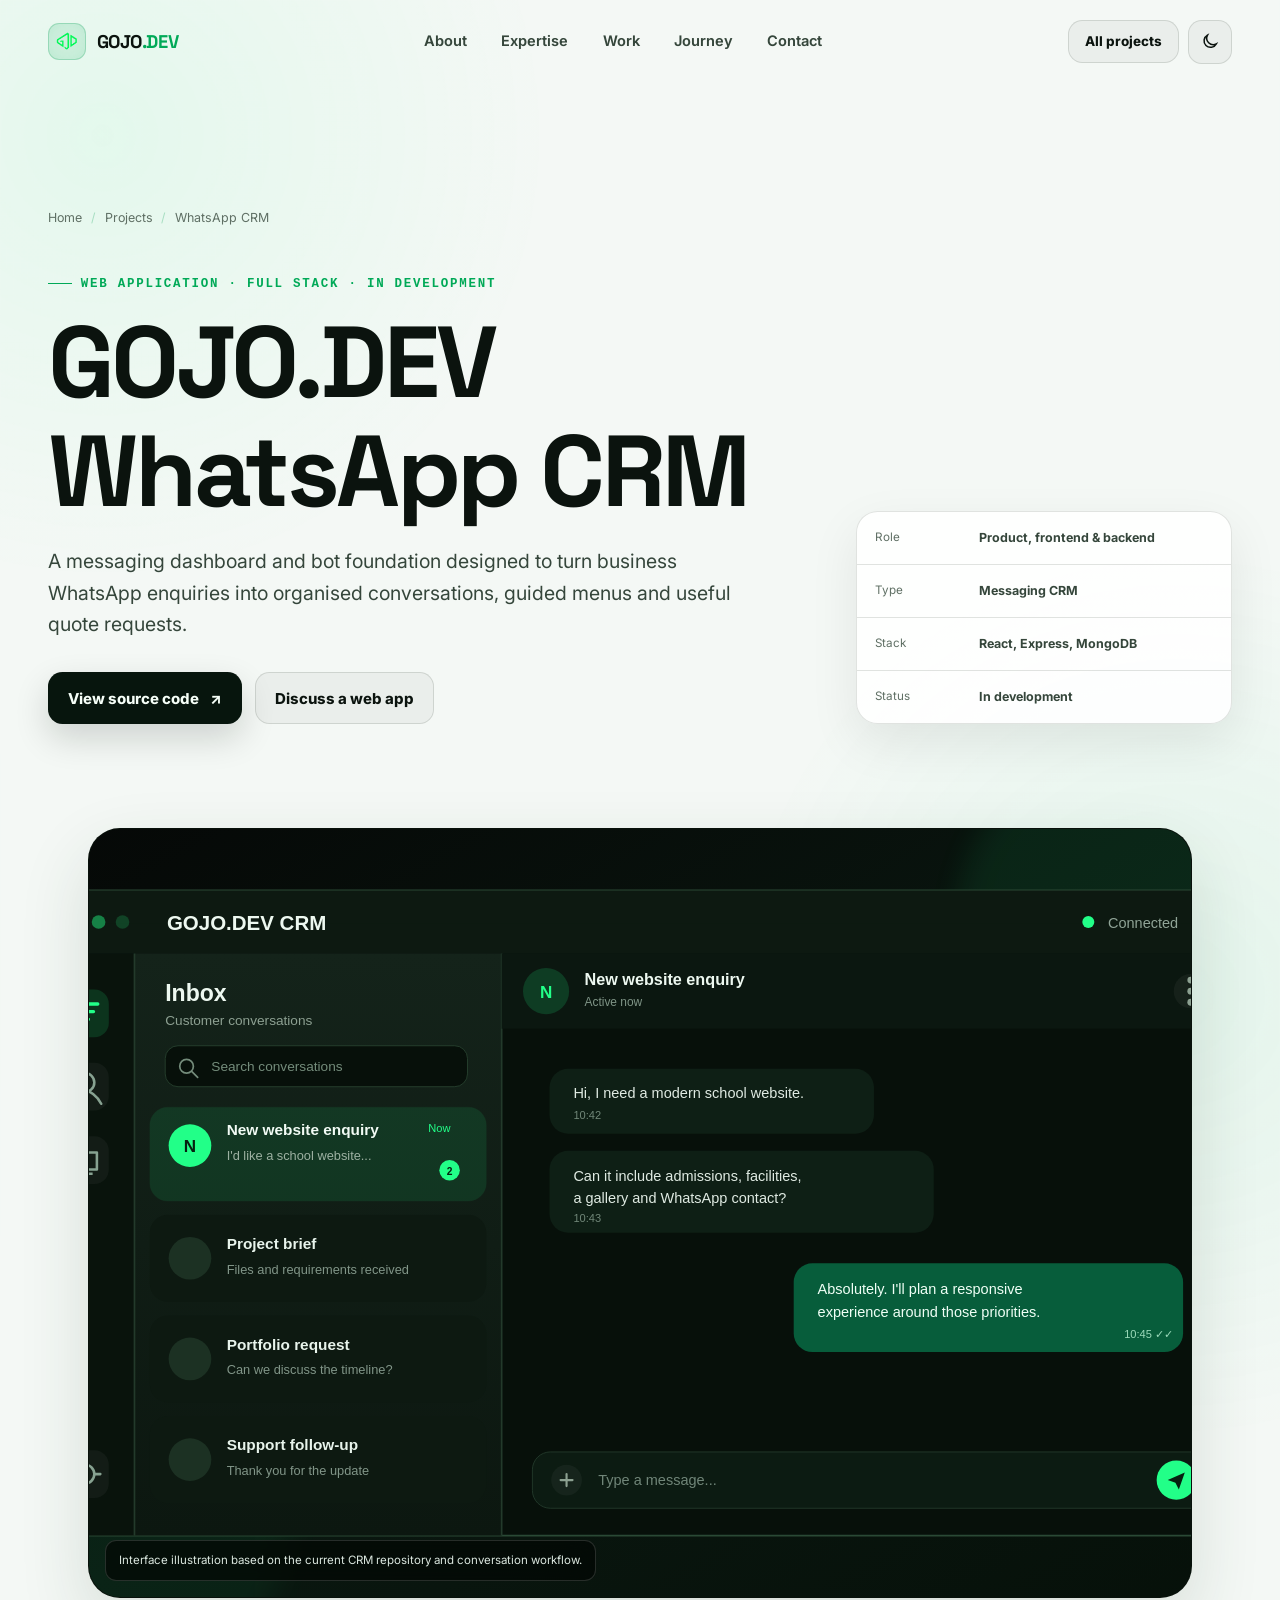
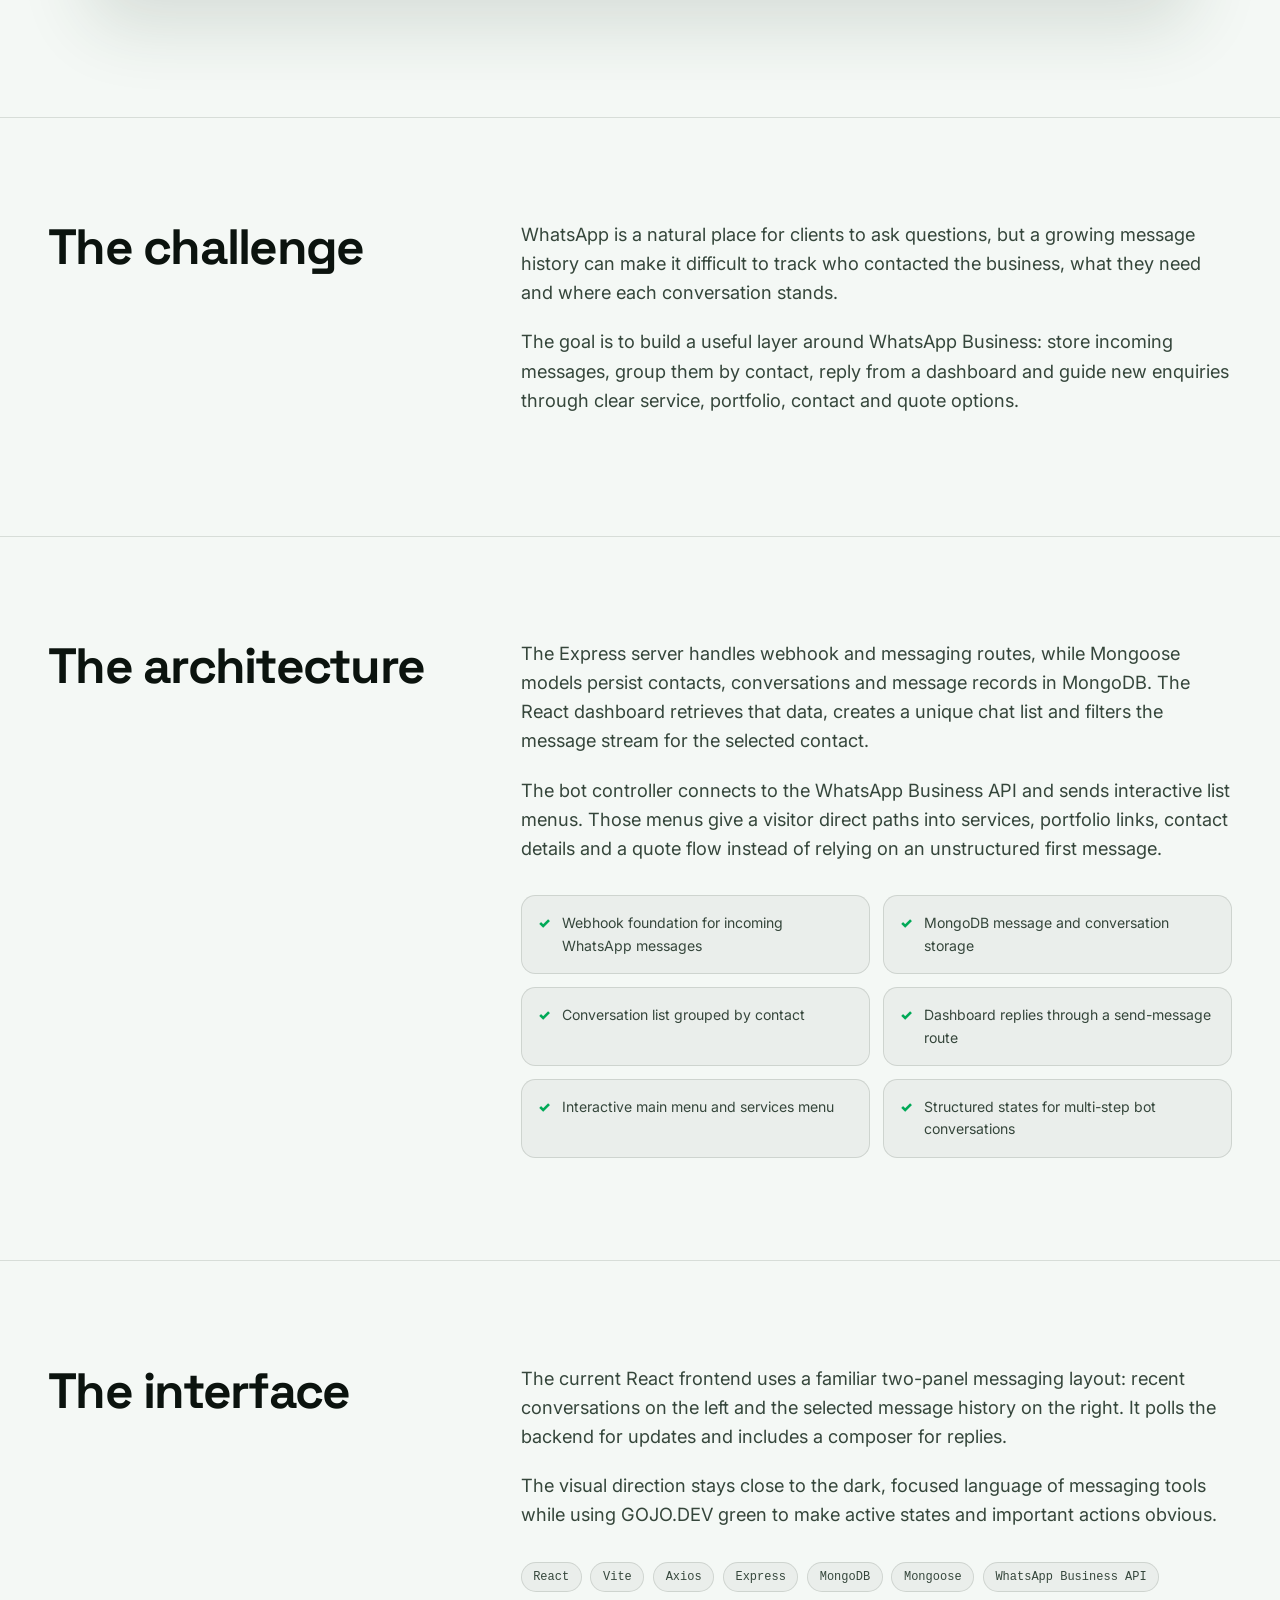
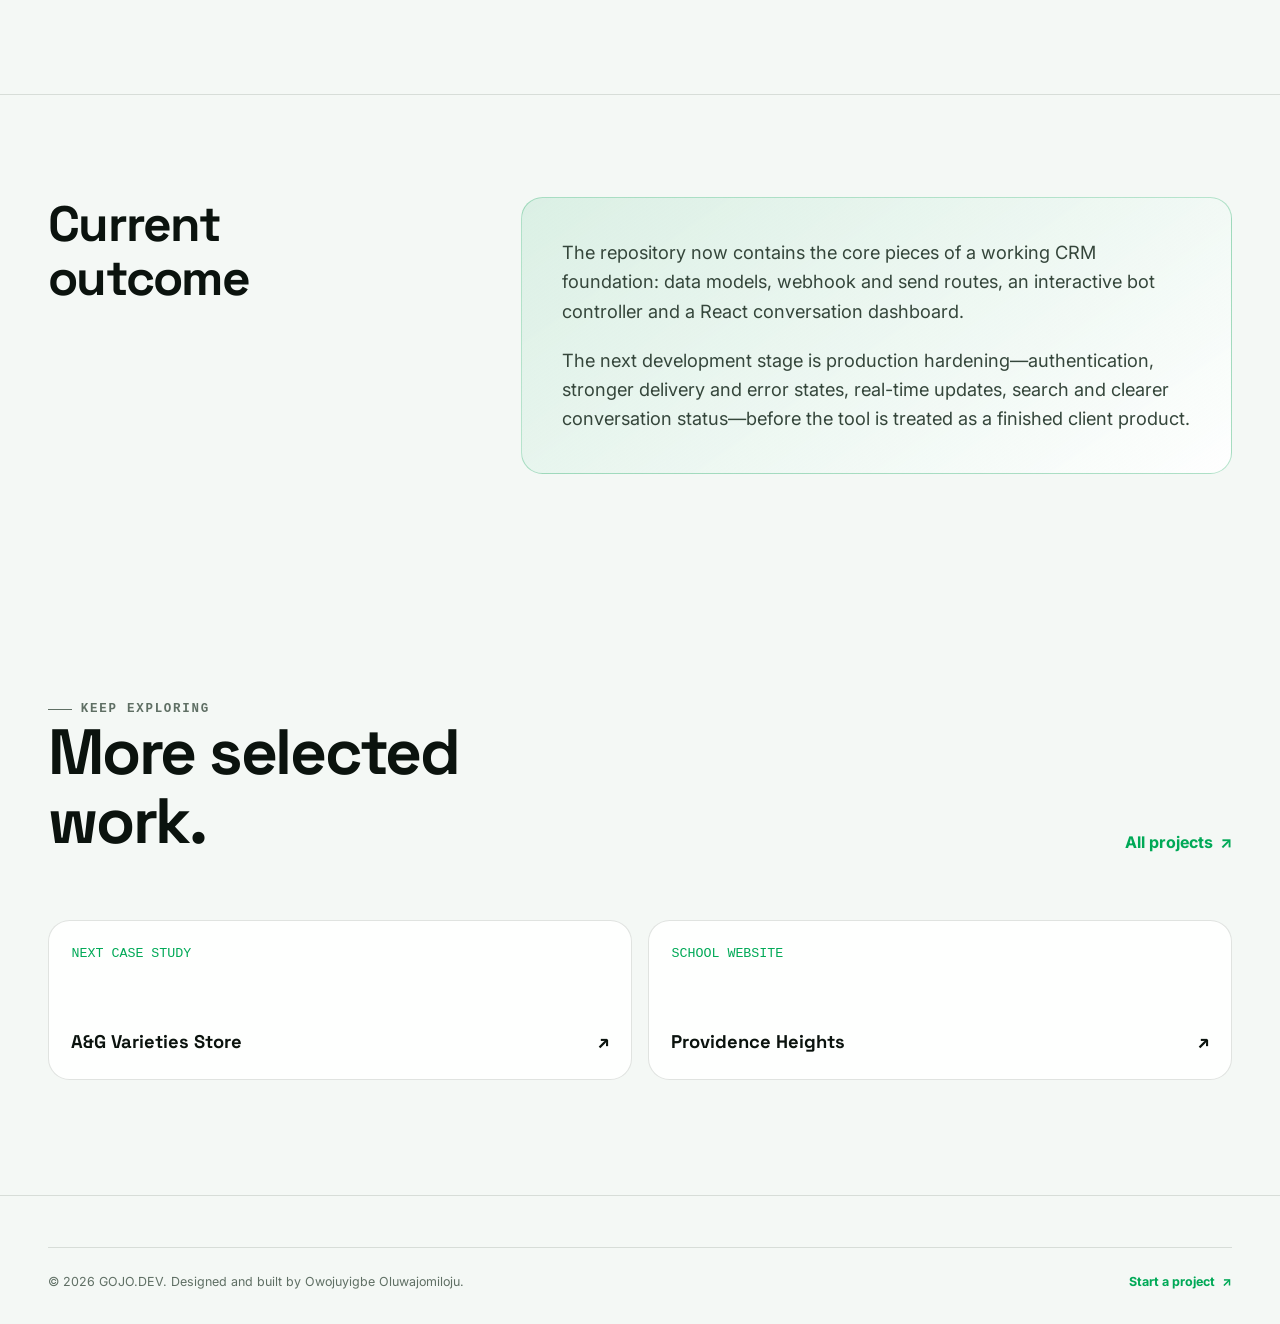
<file: projects/whatsapp-crm/index.html>
<!DOCTYPE html>
<html lang="en-NG" data-theme="dark">
<head>
  <meta charset="utf-8">
  <meta name="viewport" content="width=device-width, initial-scale=1">
  <title>GOJO.DEV WhatsApp CRM Case Study | React &amp; Node.js</title>
  <meta name="description" content="Explore the GOJO.DEV WhatsApp CRM: a React, Express and MongoDB foundation for enquiries, conversations, replies and interactive bot menus.">
  <meta name="author" content="Owojuyigbe Oluwajomiloju">
  <meta name="robots" content="index, follow, max-image-preview:large">
  <meta name="theme-color" content="#050706">
  <link rel="canonical" href="https://www.gojodev.name.ng/projects/whatsapp-crm/">
  <link rel="alternate" hreflang="en-NG" href="https://www.gojodev.name.ng/projects/whatsapp-crm/">
  <meta property="og:type" content="article">
  <meta property="og:locale" content="en_NG">
  <meta property="og:site_name" content="GOJO.DEV">
  <meta property="og:title" content="GOJO.DEV WhatsApp CRM Case Study">
  <meta property="og:description" content="A full-stack foundation for managing WhatsApp enquiries, messages and interactive bot flows.">
  <meta property="og:url" content="https://www.gojodev.name.ng/projects/whatsapp-crm/">
  <meta property="og:image" content="https://www.gojodev.name.ng/assets/images/gojo-dev-social-preview.png">
  <meta property="og:image:alt" content="GOJO.DEV social preview for the WhatsApp CRM case study">
  <meta name="twitter:card" content="summary_large_image">
  <meta name="twitter:title" content="GOJO.DEV WhatsApp CRM Case Study">
  <meta name="twitter:description" content="React, Express and MongoDB messaging tool by GOJO.DEV.">
  <meta name="twitter:image" content="https://www.gojodev.name.ng/assets/images/gojo-dev-social-preview.png">
  <link rel="icon" type="image/svg+xml" href="/favicon.svg">
  <link rel="icon" href="/favicon.ico">
  <link rel="icon" type="image/png" sizes="48x48" href="/favicon-48x48.png">
  <link rel="icon" type="image/png" sizes="96x96" href="/favicon-96x96.png">
  <link rel="apple-touch-icon" sizes="180x180" href="/apple-touch-icon.png">
  <link rel="manifest" href="/manifest.webmanifest">
  <link rel="preconnect" href="https://fonts.googleapis.com">
  <link rel="preconnect" href="https://fonts.gstatic.com" crossorigin>
  <link href="https://fonts.googleapis.com/css2?family=Inter:wght@400;500;600;700;800&amp;family=Space+Grotesk:wght@500;600;700&amp;display=swap" rel="stylesheet">
  <link rel="stylesheet" href="/assets/css/site.css">
  <script>document.documentElement.classList.add('js');try{const t=localStorage.getItem('gojo-theme');document.documentElement.dataset.theme=t||(matchMedia('(prefers-color-scheme: light)').matches?'light':'dark')}catch(_){}</script>
  <script type="application/ld+json">
  {
    "@context": "https://schema.org",
    "@type": "SoftwareSourceCode",
    "name": "GOJO.DEV WhatsApp CRM",
    "url": "https://www.gojodev.name.ng/projects/whatsapp-crm/",
    "image": "https://www.gojodev.name.ng/assets/images/whatsapp-crm-dashboard.svg",
    "description": "A full-stack WhatsApp Business messaging and CRM foundation with message logging, conversation views, replies and interactive bot menus.",
    "dateCreated": "2026",
    "inLanguage": "en-NG",
    "codeRepository": "https://github.com/gojocodes-all/gojo-whatsapp-crm",
    "programmingLanguage": ["JavaScript", "JSX"],
    "runtimePlatform": "Node.js and modern web browsers",
    "keywords": "React, Express, MongoDB, WhatsApp Business API, CRM, webhook",
    "creator": { "@type": "Person", "@id": "https://www.gojodev.name.ng/#person", "name": "Owojuyigbe Oluwajomiloju", "url": "https://www.gojodev.name.ng/" },
    "isPartOf": { "@id": "https://www.gojodev.name.ng/#website" }
  }
  </script>
  <script defer src="/assets/js/site.js"></script>
</head>
<body>
  <a class="skip-link" href="#main-content">Skip to main content</a>
  <header class="site-header" data-site-header>
    <div class="container nav-wrap">
      <a class="brand" href="/" aria-label="GOJO.DEV home"><span class="brand-mark" aria-hidden="true"><img src="/favicon-96x96.png" alt="" width="96" height="96"></span><span>GOJO<span class="brand-dot">.DEV</span></span></a>
      <nav class="nav-links" data-navigation aria-label="Primary navigation"><a href="/#about">About</a><a href="/#expertise">Expertise</a><a href="/#projects">Work</a><a href="/#journey">Journey</a><a href="/#contact">Contact</a></nav>
      <div class="nav-actions">
        <a class="button button-secondary button-small nav-cta" href="/#projects">All projects</a>
        <button class="icon-button" type="button" data-theme-toggle aria-label="Switch theme">
          <svg class="theme-icon theme-icon-sun" viewBox="0 0 24 24" aria-hidden="true"><circle cx="12" cy="12" r="4" fill="none" stroke="currentColor" stroke-width="2"/><path d="M12 2v2M12 20v2M4.93 4.93l1.42 1.42M17.65 17.65l1.42 1.42M2 12h2M20 12h2M4.93 19.07l1.42-1.42M17.65 6.35l1.42-1.42" fill="none" stroke="currentColor" stroke-width="2" stroke-linecap="round"/></svg>
          <svg class="theme-icon theme-icon-moon" viewBox="0 0 24 24" aria-hidden="true"><path d="M20 15.5A8.5 8.5 0 0 1 8.5 4 8.5 8.5 0 1 0 20 15.5Z" fill="none" stroke="currentColor" stroke-width="2"/></svg>
        </button>
        <button class="menu-toggle" type="button" data-menu-toggle aria-label="Toggle navigation" aria-expanded="false"><span class="menu-lines" aria-hidden="true"></span></button>
      </div>
    </div>
  </header>

  <main class="case-main" id="main-content">
    <section class="case-hero">
      <div class="container">
        <nav class="breadcrumb" aria-label="Breadcrumb"><a href="/">Home</a><span aria-hidden="true">/</span><a href="/#projects">Projects</a><span aria-hidden="true">/</span><span aria-current="page">WhatsApp CRM</span></nav>
        <div class="case-hero-grid">
          <div class="reveal is-visible">
            <p class="case-kicker">Web application · Full stack · In development</p>
            <h1>GOJO.DEV WhatsApp CRM</h1>
            <p class="lede">A messaging dashboard and bot foundation designed to turn business WhatsApp enquiries into organised conversations, guided menus and useful quote requests.</p>
            <div class="case-actions"><a class="button button-primary" href="https://github.com/gojocodes-all/gojo-whatsapp-crm" target="_blank" rel="noopener noreferrer">View source code <span aria-hidden="true">↗</span></a><a class="button button-secondary" href="/#contact">Discuss a web app</a></div>
          </div>
          <ul class="case-facts reveal delay-1">
            <li><span>Role</span><strong>Product, frontend &amp; backend</strong></li>
            <li><span>Type</span><strong>Messaging CRM</strong></li>
            <li><span>Stack</span><strong>React, Express, MongoDB</strong></li>
            <li><span>Status</span><strong>In development</strong></li>
          </ul>
        </div>
      </div>
    </section>

    <div class="container case-visual-wrap reveal">
      <figure class="case-visual">
        <img src="/assets/images/whatsapp-crm-dashboard.svg" width="1600" height="900" alt="Illustrated GOJO.DEV WhatsApp CRM conversation dashboard" fetchpriority="high">
        <figcaption>Interface illustration based on the current CRM repository and conversation workflow.</figcaption>
      </figure>
    </div>

    <section class="case-section" aria-labelledby="challenge-title">
      <div class="container case-content-grid">
        <h2 id="challenge-title" class="reveal">The challenge</h2>
        <div class="prose reveal delay-1">
          <p>WhatsApp is a natural place for clients to ask questions, but a growing message history can make it difficult to track who contacted the business, what they need and where each conversation stands.</p>
          <p>The goal is to build a useful layer around WhatsApp Business: store incoming messages, group them by contact, reply from a dashboard and guide new enquiries through clear service, portfolio, contact and quote options.</p>
        </div>
      </div>
    </section>

    <section class="case-section" aria-labelledby="architecture-title">
      <div class="container case-content-grid">
        <h2 id="architecture-title" class="reveal">The architecture</h2>
        <div class="prose reveal delay-1">
          <p>The Express server handles webhook and messaging routes, while Mongoose models persist contacts, conversations and message records in MongoDB. The React dashboard retrieves that data, creates a unique chat list and filters the message stream for the selected contact.</p>
          <p>The bot controller connects to the WhatsApp Business API and sends interactive list menus. Those menus give a visitor direct paths into services, portfolio links, contact details and a quote flow instead of relying on an unstructured first message.</p>
          <ul class="feature-list">
            <li>Webhook foundation for incoming WhatsApp messages</li>
            <li>MongoDB message and conversation storage</li>
            <li>Conversation list grouped by contact</li>
            <li>Dashboard replies through a send-message route</li>
            <li>Interactive main menu and services menu</li>
            <li>Structured states for multi-step bot conversations</li>
          </ul>
        </div>
      </div>
    </section>

    <section class="case-section" aria-labelledby="interface-title">
      <div class="container case-content-grid">
        <h2 id="interface-title" class="reveal">The interface</h2>
        <div class="prose reveal delay-1">
          <p>The current React frontend uses a familiar two-panel messaging layout: recent conversations on the left and the selected message history on the right. It polls the backend for updates and includes a composer for replies.</p>
          <p>The visual direction stays close to the dark, focused language of messaging tools while using GOJO.DEV green to make active states and important actions obvious.</p>
          <ul class="tag-list"><li class="tag">React</li><li class="tag">Vite</li><li class="tag">Axios</li><li class="tag">Express</li><li class="tag">MongoDB</li><li class="tag">Mongoose</li><li class="tag">WhatsApp Business API</li></ul>
        </div>
      </div>
    </section>

    <section class="case-section" aria-labelledby="outcome-title">
      <div class="container case-content-grid">
        <h2 id="outcome-title" class="reveal">Current outcome</h2>
        <div class="outcome-panel prose reveal delay-1">
          <p>The repository now contains the core pieces of a working CRM foundation: data models, webhook and send routes, an interactive bot controller and a React conversation dashboard.</p>
          <p>The next development stage is production hardening—authentication, stronger delivery and error states, real-time updates, search and clearer conversation status—before the tool is treated as a finished client product.</p>
        </div>
      </div>
    </section>

    <section class="section" aria-labelledby="next-title">
      <div class="container">
        <div class="section-head"><div><p class="section-kicker">Keep exploring</p><h2 id="next-title">More selected work.</h2></div><a class="text-link" href="/#projects">All projects <span aria-hidden="true">↗</span></a></div>
        <div class="next-projects">
          <a class="next-project" href="/projects/a-g-varieties/"><small>Next case study</small><strong>A&amp;G Varieties Store <span aria-hidden="true">↗</span></strong></a>
          <a class="next-project" href="/projects/providence-heights/"><small>School website</small><strong>Providence Heights <span aria-hidden="true">↗</span></strong></a>
        </div>
      </div>
    </section>
  </main>

  <footer class="site-footer"><div class="container"><div class="footer-bottom"><p>&copy; <span data-current-year>2026</span> GOJO.DEV. Designed and built by Owojuyigbe Oluwajomiloju.</p><p><a class="text-link" href="/#contact">Start a project <span aria-hidden="true">↗</span></a></p></div></div></footer>
  <button class="back-to-top" type="button" data-back-to-top aria-label="Back to top">↑</button>
</body>
</html>
</file>
<file: assets/css/site.css>
:root {
  color-scheme: dark;
  --bg: #050706;
  --bg-elevated: #0a0e0c;
  --surface: rgba(15, 22, 18, 0.82);
  --surface-solid: #0f1612;
  --surface-soft: rgba(255, 255, 255, 0.035);
  --text: #f4f8f5;
  --muted: #9daaa2;
  --muted-strong: #c3cec7;
  --line: rgba(255, 255, 255, 0.1);
  --line-strong: rgba(34, 255, 136, 0.28);
  --accent: #22ff88;
  --accent-dark: #00c968;
  --accent-soft: rgba(34, 255, 136, 0.12);
  --accent-glow: rgba(34, 255, 136, 0.24);
  --shadow: 0 28px 80px rgba(0, 0, 0, 0.36);
  --header-bg: rgba(5, 7, 6, 0.76);
  --radius-sm: 0.85rem;
  --radius-md: 1.35rem;
  --radius-lg: 2rem;
  --container: 74rem;
}

[data-theme="light"] {
  color-scheme: light;
  --bg: #f4f8f5;
  --bg-elevated: #ebf1ed;
  --surface: rgba(255, 255, 255, 0.88);
  --surface-solid: #ffffff;
  --surface-soft: rgba(4, 15, 9, 0.04);
  --text: #0b130e;
  --muted: #5f6f64;
  --muted-strong: #35463b;
  --line: rgba(8, 24, 14, 0.12);
  --line-strong: rgba(0, 159, 80, 0.28);
  --accent: #00a957;
  --accent-dark: #008545;
  --accent-soft: rgba(0, 169, 87, 0.1);
  --accent-glow: rgba(0, 169, 87, 0.18);
  --shadow: 0 28px 70px rgba(35, 63, 46, 0.14);
  --header-bg: rgba(244, 248, 245, 0.82);
}

*,
*::before,
*::after {
  box-sizing: border-box;
}

html {
  scroll-behavior: smooth;
  scroll-padding-top: 6.5rem;
  background: var(--bg);
}

body {
  margin: 0;
  min-width: 20rem;
  overflow-x: hidden;
  background:
    radial-gradient(circle at 8% 3%, rgba(34, 255, 136, 0.08), transparent 28rem),
    radial-gradient(circle at 92% 22%, rgba(0, 201, 104, 0.07), transparent 28rem),
    var(--bg);
  color: var(--text);
  font-family: Inter, ui-sans-serif, system-ui, -apple-system, BlinkMacSystemFont, "Segoe UI", sans-serif;
  font-size: 1rem;
  line-height: 1.6;
  text-rendering: optimizeLegibility;
  -webkit-font-smoothing: antialiased;
  transition: background-color 180ms ease, color 180ms ease;
}

body::before {
  position: fixed;
  inset: 0;
  z-index: -2;
  background-image:
    linear-gradient(rgba(255, 255, 255, 0.025) 1px, transparent 1px),
    linear-gradient(90deg, rgba(255, 255, 255, 0.025) 1px, transparent 1px);
  background-size: 4rem 4rem;
  mask-image: linear-gradient(to bottom, rgba(0, 0, 0, 0.8), transparent 75%);
  content: "";
  pointer-events: none;
}

[data-theme="light"] body::before {
  background-image:
    linear-gradient(rgba(7, 37, 18, 0.045) 1px, transparent 1px),
    linear-gradient(90deg, rgba(7, 37, 18, 0.045) 1px, transparent 1px);
}

::selection {
  background: var(--accent);
  color: #031008;
}

img,
svg {
  display: block;
  max-width: 100%;
}

a {
  color: inherit;
  text-decoration: none;
}

button,
input,
textarea,
select {
  color: inherit;
  font: inherit;
}

button {
  border: 0;
}

a,
button {
  -webkit-tap-highlight-color: transparent;
}

:focus-visible {
  outline: 3px solid var(--accent);
  outline-offset: 4px;
}

.skip-link {
  position: fixed;
  top: 0.75rem;
  left: 0.75rem;
  z-index: 1000;
  padding: 0.8rem 1rem;
  transform: translateY(-160%);
  border-radius: 0.65rem;
  background: var(--accent);
  color: #041009;
  font-weight: 800;
  transition: transform 160ms ease;
}

.skip-link:focus {
  transform: translateY(0);
}

.container {
  width: min(calc(100% - 2rem), var(--container));
  margin-inline: auto;
}

.section {
  position: relative;
  padding-block: clamp(5rem, 9vw, 8rem);
}

.section-tight {
  padding-block: clamp(3.5rem, 6vw, 5.5rem);
}

.eyebrow,
.section-kicker,
.case-kicker {
  display: inline-flex;
  align-items: center;
  gap: 0.55rem;
  margin: 0 0 1rem;
  color: var(--accent);
  font-family: ui-monospace, SFMono-Regular, Menlo, Consolas, monospace;
  font-size: 0.78rem;
  font-weight: 750;
  letter-spacing: 0.14em;
  line-height: 1.3;
  text-transform: uppercase;
}

.eyebrow::before,
.section-kicker::before,
.case-kicker::before {
  width: 1.5rem;
  height: 1px;
  background: currentColor;
  content: "";
}

h1,
h2,
h3,
p {
  margin-top: 0;
}

h1,
h2,
h3,
.brand,
.metric strong {
  font-family: "Space Grotesk", Inter, ui-sans-serif, system-ui, sans-serif;
}

h1,
h2,
h3 {
  line-height: 1.08;
  letter-spacing: -0.035em;
}

h1 {
  margin-bottom: 1.5rem;
  font-size: clamp(3.2rem, 8vw, 6.8rem);
  font-weight: 720;
}

h2 {
  margin-bottom: 1.2rem;
  font-size: clamp(2.25rem, 5vw, 4.2rem);
  font-weight: 690;
}

h3 {
  margin-bottom: 0.65rem;
  font-size: clamp(1.25rem, 2.4vw, 1.65rem);
  font-weight: 660;
}

.gradient-text {
  background: linear-gradient(110deg, var(--text) 4%, var(--accent) 58%, #9cffc9 94%);
  background-clip: text;
  color: transparent;
  -webkit-background-clip: text;
}

[data-theme="light"] .gradient-text {
  background-image: linear-gradient(110deg, #07150d 5%, #00984e 62%, #00b55e 95%);
}

.muted {
  color: var(--muted);
}

.lede {
  max-width: 42rem;
  color: var(--muted-strong);
  font-size: clamp(1.05rem, 2vw, 1.22rem);
}

.site-header {
  position: fixed;
  top: 0;
  right: 0;
  left: 0;
  z-index: 100;
  padding-block: 1rem;
  border-bottom: 1px solid transparent;
  transition: padding 180ms ease, background 180ms ease, border-color 180ms ease, box-shadow 180ms ease;
}

.site-header.is-scrolled,
.site-header.menu-open {
  padding-block: 0.7rem;
  border-color: var(--line);
  background: var(--header-bg);
  box-shadow: 0 12px 40px rgba(0, 0, 0, 0.12);
  backdrop-filter: blur(18px);
  -webkit-backdrop-filter: blur(18px);
}

.nav-wrap {
  display: flex;
  align-items: center;
  justify-content: space-between;
  min-height: 3.2rem;
}

.brand {
  display: inline-flex;
  align-items: center;
  gap: 0.7rem;
  font-size: 1.15rem;
  font-weight: 760;
  letter-spacing: -0.025em;
}

.brand-mark {
  display: grid;
  width: 2.35rem;
  height: 2.35rem;
  box-sizing: border-box;
  place-items: center;
  padding: 0.28rem;
  border: 1px solid var(--line-strong);
  border-radius: 0.7rem;
  background: var(--accent-soft);
  box-shadow: inset 0 0 20px var(--accent-soft);
}

.brand-mark img {
  display: block;
  width: 100%;
  height: 100%;
  object-fit: contain;
}

.brand-dot {
  color: var(--accent);
}

.nav-links,
.nav-actions {
  display: flex;
  align-items: center;
}

.nav-links {
  gap: clamp(1.2rem, 3vw, 2.15rem);
}

.nav-links a {
  position: relative;
  color: var(--muted-strong);
  font-size: 0.91rem;
  font-weight: 630;
}

.nav-links a::after {
  position: absolute;
  right: 0;
  bottom: -0.45rem;
  left: 0;
  height: 1px;
  transform: scaleX(0);
  background: var(--accent);
  content: "";
  transform-origin: right;
  transition: transform 180ms ease;
}

.nav-links a:hover,
.nav-links a[aria-current="page"] {
  color: var(--text);
}

.nav-links a:hover::after,
.nav-links a[aria-current="page"]::after {
  transform: scaleX(1);
  transform-origin: left;
}

.nav-actions {
  gap: 0.55rem;
}

.icon-button,
.menu-toggle {
  display: inline-grid;
  width: 2.75rem;
  height: 2.75rem;
  cursor: pointer;
  place-items: center;
  border: 1px solid var(--line);
  border-radius: 0.85rem;
  background: var(--surface-soft);
  transition: border-color 180ms ease, background 180ms ease, transform 180ms ease;
}

.icon-button:hover,
.menu-toggle:hover {
  transform: translateY(-2px);
  border-color: var(--line-strong);
  background: var(--accent-soft);
}

.theme-icon {
  width: 1.15rem;
  height: 1.15rem;
}

.theme-icon-moon,
[data-theme="light"] .theme-icon-sun {
  display: none;
}

[data-theme="light"] .theme-icon-moon {
  display: block;
}

.menu-toggle {
  display: none;
}

.menu-lines,
.menu-lines::before,
.menu-lines::after {
  width: 1.25rem;
  height: 2px;
  border-radius: 999px;
  background: currentColor;
  transition: transform 180ms ease, opacity 180ms ease;
}

.menu-lines {
  position: relative;
}

.menu-lines::before,
.menu-lines::after {
  position: absolute;
  left: 0;
  content: "";
}

.menu-lines::before {
  top: -0.4rem;
}

.menu-lines::after {
  top: 0.4rem;
}

.menu-toggle[aria-expanded="true"] .menu-lines {
  background: transparent;
}

.menu-toggle[aria-expanded="true"] .menu-lines::before {
  top: 0;
  transform: rotate(45deg);
}

.menu-toggle[aria-expanded="true"] .menu-lines::after {
  top: 0;
  transform: rotate(-45deg);
}

.button {
  display: inline-flex;
  min-height: 3.25rem;
  align-items: center;
  justify-content: center;
  gap: 0.65rem;
  padding: 0.85rem 1.2rem;
  border: 1px solid transparent;
  border-radius: 0.9rem;
  font-size: 0.94rem;
  font-weight: 760;
  line-height: 1;
  transition: transform 180ms ease, box-shadow 180ms ease, border-color 180ms ease, background 180ms ease;
}

.button:hover {
  transform: translateY(-3px);
}

.button-primary {
  background: var(--accent);
  color: #031108;
  box-shadow: 0 14px 34px rgba(34, 255, 136, 0.16);
}

.button-primary:hover {
  background: #56ffa3;
  box-shadow: 0 18px 40px rgba(34, 255, 136, 0.23);
}

[data-theme="light"] .button-primary {
  background: #07150d;
  color: #f6fff8;
  box-shadow: 0 14px 34px rgba(7, 21, 13, 0.16);
}

[data-theme="light"] .button-primary:hover {
  background: #0d2a19;
}

.button-secondary {
  border-color: var(--line);
  background: var(--surface-soft);
  color: var(--text);
}

.button-secondary:hover {
  border-color: var(--line-strong);
  background: var(--accent-soft);
}

.button-small {
  min-height: 2.7rem;
  padding: 0.7rem 1rem;
  font-size: 0.84rem;
}

.text-link {
  display: inline-flex;
  align-items: center;
  gap: 0.45rem;
  color: var(--accent);
  font-weight: 720;
}

.text-link span {
  transition: transform 180ms ease;
}

.text-link:hover span {
  transform: translateX(0.28rem);
}

.hero {
  position: relative;
  display: grid;
  min-height: 100svh;
  align-items: center;
  padding-block: clamp(8.5rem, 13vw, 10.5rem) clamp(5rem, 9vw, 7.5rem);
}

.hero::after {
  position: absolute;
  top: 20%;
  left: 50%;
  z-index: -1;
  width: min(42rem, 75vw);
  aspect-ratio: 1;
  transform: translateX(-50%);
  border-radius: 50%;
  background: radial-gradient(circle, var(--accent-glow), transparent 66%);
  filter: blur(30px);
  content: "";
  pointer-events: none;
}

.hero-grid {
  display: grid;
  grid-template-columns: minmax(0, 1.06fr) minmax(22rem, 0.94fr);
  gap: clamp(3rem, 7vw, 6.5rem);
  align-items: center;
}

.hero-copy {
  position: relative;
  z-index: 2;
  min-width: 0;
}

.hero-copy h1 {
  max-width: 12ch;
}

.hero-actions,
.case-actions {
  display: flex;
  flex-wrap: wrap;
  gap: 0.8rem;
  margin-top: 2rem;
}

.centered-actions {
  justify-content: center;
}

.role-list,
.tag-list {
  display: flex;
  flex-wrap: wrap;
  gap: 0.55rem;
  padding: 0;
  margin: 2rem 0 0;
  list-style: none;
}

.role-list li,
.tag {
  padding: 0.5rem 0.72rem;
  border: 1px solid var(--line);
  border-radius: 999px;
  background: var(--surface-soft);
  color: var(--muted-strong);
  font-family: ui-monospace, SFMono-Regular, Menlo, monospace;
  font-size: 0.75rem;
  line-height: 1;
}

.metrics {
  display: grid;
  grid-template-columns: repeat(3, minmax(0, 1fr));
  gap: 0;
  margin-top: clamp(2.5rem, 6vw, 4rem);
  padding-top: 1.4rem;
  border-top: 1px solid var(--line);
}

.metric {
  min-width: 0;
  padding-right: 1rem;
}

.metric + .metric {
  padding-left: 1rem;
  border-left: 1px solid var(--line);
}

.metric strong {
  display: block;
  margin-bottom: 0.2rem;
  color: var(--text);
  font-size: clamp(1.65rem, 4vw, 2.5rem);
  font-weight: 720;
  letter-spacing: -0.05em;
  line-height: 1;
}

.metric span {
  display: block;
  overflow: hidden;
  color: var(--muted);
  font-size: 0.77rem;
  text-overflow: ellipsis;
  white-space: nowrap;
}

.hero-visual {
  position: relative;
  min-width: 0;
  min-height: 34rem;
  isolation: isolate;
}

.visual-stage {
  position: absolute;
  inset: 1rem 0 0 2rem;
  overflow: hidden;
  border: 1px solid var(--line);
  border-radius: var(--radius-lg);
  background:
    linear-gradient(145deg, rgba(34, 255, 136, 0.1), transparent 38%),
    var(--surface);
  box-shadow: var(--shadow);
  backdrop-filter: blur(18px);
}

.visual-stage::before {
  position: absolute;
  inset: 0;
  background-image:
    linear-gradient(var(--line) 1px, transparent 1px),
    linear-gradient(90deg, var(--line) 1px, transparent 1px);
  background-size: 3rem 3rem;
  content: "";
  mask-image: linear-gradient(135deg, rgba(0, 0, 0, 0.8), transparent 74%);
  pointer-events: none;
}

.visual-topline {
  position: absolute;
  top: 1.1rem;
  right: 1.1rem;
  left: 1.1rem;
  display: flex;
  align-items: center;
  justify-content: space-between;
  color: var(--muted);
  font-family: ui-monospace, SFMono-Regular, Menlo, monospace;
  font-size: 0.72rem;
}

.window-dots {
  display: flex;
  gap: 0.35rem;
}

.window-dots i {
  width: 0.48rem;
  height: 0.48rem;
  border-radius: 50%;
  background: var(--line-strong);
}

.logo-orbit {
  position: absolute;
  top: 50%;
  left: 50%;
  display: grid;
  width: min(17rem, 58%);
  aspect-ratio: 1;
  transform: translate(-50%, -54%);
  place-items: center;
  border: 1px dashed var(--line-strong);
  border-radius: 50%;
  animation: orbit-spin 24s linear infinite;
}

.logo-orbit::before,
.logo-orbit::after {
  position: absolute;
  border: 1px solid var(--line);
  border-radius: inherit;
  content: "";
}

.logo-orbit::before {
  inset: 1.1rem;
}

.logo-orbit::after {
  inset: 2.3rem;
  box-shadow: 0 0 60px var(--accent-glow);
}

.logo-orbit img {
  position: relative;
  z-index: 2;
  width: 66%;
  aspect-ratio: 1;
  transform: rotate(0deg);
  border: 1px solid var(--line);
  border-radius: 1.5rem;
  object-fit: cover;
  box-shadow: 0 20px 60px rgba(0, 0, 0, 0.38);
  animation: orbit-counter 24s linear infinite;
}

@keyframes orbit-spin {
  to { transform: translate(-50%, -54%) rotate(360deg); }
}

@keyframes orbit-counter {
  to { transform: rotate(-360deg); }
}

.floating-tile {
  position: absolute;
  z-index: 3;
  display: grid;
  width: clamp(9.4rem, 31%, 11.8rem);
  gap: 0.55rem;
  padding: 0.65rem;
  border: 1px solid var(--line);
  border-radius: 1rem;
  background: var(--surface-solid);
  box-shadow: 0 18px 45px rgba(0, 0, 0, 0.28);
}

.floating-tile img {
  width: 100%;
  aspect-ratio: 16 / 10;
  border-radius: 0.65rem;
  object-fit: cover;
}

.floating-tile span {
  overflow: hidden;
  padding-inline: 0.15rem;
  color: var(--muted-strong);
  font-size: 0.68rem;
  font-weight: 720;
  text-overflow: ellipsis;
  white-space: nowrap;
}

.tile-one {
  top: 4.8rem;
  right: -0.9rem;
  transform: rotate(3deg);
}

.tile-two {
  bottom: 2.1rem;
  left: -1.2rem;
  transform: rotate(-4deg);
}

.availability-card {
  position: absolute;
  right: 1.5rem;
  bottom: 1.4rem;
  z-index: 4;
  display: flex;
  align-items: center;
  gap: 0.65rem;
  padding: 0.75rem 0.9rem;
  border: 1px solid var(--line-strong);
  border-radius: 0.85rem;
  background: var(--surface-solid);
  color: var(--muted-strong);
  font-size: 0.72rem;
  font-weight: 700;
  box-shadow: 0 14px 35px rgba(0, 0, 0, 0.25);
}

.status-dot {
  width: 0.55rem;
  height: 0.55rem;
  border-radius: 50%;
  background: var(--accent);
  box-shadow: 0 0 0 0 var(--accent-glow);
  animation: pulse 2.2s infinite;
}

@keyframes pulse {
  50% { box-shadow: 0 0 0 0.45rem transparent; }
}

.signal-strip {
  border-block: 1px solid var(--line);
  background: var(--surface-soft);
}

.signal-grid {
  display: grid;
  grid-template-columns: repeat(4, 1fr);
}

.signal-item {
  display: flex;
  min-height: 5rem;
  align-items: center;
  justify-content: center;
  gap: 0.6rem;
  padding: 1rem;
  color: var(--muted-strong);
  font-size: 0.82rem;
  font-weight: 650;
  text-align: center;
}

.signal-item + .signal-item {
  border-left: 1px solid var(--line);
}

.signal-item::before {
  width: 0.32rem;
  height: 0.32rem;
  flex: 0 0 auto;
  border-radius: 50%;
  background: var(--accent);
  content: "";
}

.section-head {
  display: flex;
  align-items: end;
  justify-content: space-between;
  gap: 2rem;
  margin-bottom: clamp(2.4rem, 5vw, 4rem);
}

.section-head h2,
.section-head p {
  margin-bottom: 0;
}

.section-head h2 {
  max-width: 13ch;
}

.section-head p {
  max-width: 34rem;
  color: var(--muted);
}

.about-grid {
  display: grid;
  grid-template-columns: minmax(0, 0.85fr) minmax(0, 1.15fr);
  gap: clamp(2.5rem, 7vw, 6.5rem);
  align-items: start;
}

.about-statement {
  position: sticky;
  top: 7.5rem;
}

.quote-card {
  position: relative;
  overflow: hidden;
  padding: clamp(1.5rem, 4vw, 2.2rem);
  border: 1px solid var(--line-strong);
  border-radius: var(--radius-md);
  background: linear-gradient(145deg, var(--accent-soft), var(--surface));
  box-shadow: var(--shadow);
}

.quote-card::after {
  position: absolute;
  right: -0.75rem;
  bottom: -1.5rem;
  width: 7rem;
  height: 7rem;
  background: url("/favicon-512x512.png") center / contain no-repeat;
  content: "";
  opacity: 0.06;
  pointer-events: none;
}

.quote-card p {
  position: relative;
  z-index: 1;
  margin-bottom: 0;
  color: var(--text);
  font-size: clamp(1.25rem, 3vw, 1.7rem);
  font-weight: 650;
  line-height: 1.35;
}

.about-copy p {
  color: var(--muted-strong);
  font-size: clamp(1.02rem, 1.8vw, 1.14rem);
}

.about-copy p + p {
  margin-top: 1.35rem;
}

.principles {
  display: grid;
  grid-template-columns: repeat(3, minmax(0, 1fr));
  gap: 0.7rem;
  padding: 0;
  margin: 2.2rem 0 0;
  list-style: none;
}

.principles li {
  padding: 1rem;
  border: 1px solid var(--line);
  border-radius: 0.85rem;
  background: var(--surface-soft);
  color: var(--muted-strong);
  font-size: 0.83rem;
  font-weight: 650;
}

.principles li::before {
  display: block;
  margin-bottom: 0.45rem;
  color: var(--accent);
  content: "✓";
  font-size: 1rem;
  font-weight: 900;
}

.bento-grid {
  display: grid;
  grid-template-columns: repeat(12, minmax(0, 1fr));
  gap: 1rem;
}

.capability-card {
  position: relative;
  grid-column: span 4;
  min-height: 18rem;
  overflow: hidden;
  padding: clamp(1.35rem, 3vw, 2rem);
  border: 1px solid var(--line);
  border-radius: var(--radius-md);
  background: var(--surface);
  box-shadow: 0 18px 50px rgba(0, 0, 0, 0.08);
  transition: transform 220ms ease, border-color 220ms ease, box-shadow 220ms ease;
}

.capability-card:nth-child(1),
.capability-card:nth-child(5) {
  grid-column: span 5;
}

.capability-card:nth-child(2),
.capability-card:nth-child(4) {
  grid-column: span 7;
}

.capability-card:hover {
  transform: translateY(-6px);
  border-color: var(--line-strong);
  box-shadow: var(--shadow);
}

.card-number {
  display: block;
  margin-bottom: 3.4rem;
  color: var(--accent);
  font-family: ui-monospace, SFMono-Regular, Menlo, monospace;
  font-size: 0.76rem;
  font-weight: 800;
}

.capability-card p {
  max-width: 34rem;
  margin-bottom: 1.2rem;
  color: var(--muted);
}

.tech-line {
  display: flex;
  flex-wrap: wrap;
  gap: 0.45rem;
  padding: 0;
  margin: 0;
  list-style: none;
}

.tech-line li {
  color: var(--muted-strong);
  font-family: ui-monospace, SFMono-Regular, Menlo, monospace;
  font-size: 0.71rem;
}

.tech-line li + li::before {
  margin-right: 0.45rem;
  color: var(--accent);
  content: "/";
}

.projects-section {
  border-block: 1px solid var(--line);
  background: linear-gradient(180deg, var(--surface-soft), transparent);
}

.project-grid {
  display: grid;
  grid-template-columns: repeat(2, minmax(0, 1fr));
  gap: 1.25rem;
}

.project-card {
  display: flex;
  min-width: 0;
  flex-direction: column;
  overflow: hidden;
  border: 1px solid var(--line);
  border-radius: var(--radius-md);
  background: var(--surface);
  box-shadow: 0 16px 45px rgba(0, 0, 0, 0.08);
  transition: transform 220ms ease, border-color 220ms ease, box-shadow 220ms ease;
}

.project-card:hover {
  transform: translateY(-7px);
  border-color: var(--line-strong);
  box-shadow: var(--shadow);
}

.project-media {
  position: relative;
  overflow: hidden;
  aspect-ratio: 16 / 9;
  background: #09100c;
}

.project-media::after {
  position: absolute;
  inset: 0;
  background: linear-gradient(to top, rgba(2, 8, 4, 0.58), transparent 50%);
  content: "";
  pointer-events: none;
}

.project-media img {
  width: 100%;
  height: 100%;
  object-fit: cover;
  transition: transform 500ms cubic-bezier(0.2, 0.7, 0.2, 1);
}

.project-card:hover .project-media img {
  transform: scale(1.045);
}

.project-index,
.project-status {
  position: absolute;
  z-index: 2;
  top: 1rem;
  padding: 0.43rem 0.58rem;
  border: 1px solid rgba(255, 255, 255, 0.15);
  border-radius: 999px;
  background: rgba(4, 10, 6, 0.72);
  color: #e9fff1;
  font-family: ui-monospace, SFMono-Regular, Menlo, monospace;
  font-size: 0.66rem;
  font-weight: 760;
  line-height: 1;
  backdrop-filter: blur(12px);
}

.project-index {
  left: 1rem;
}

.project-status {
  right: 1rem;
}

.project-body {
  display: flex;
  flex: 1;
  flex-direction: column;
  padding: clamp(1.25rem, 3vw, 1.8rem);
}

.project-type {
  margin-bottom: 0.65rem;
  color: var(--accent);
  font-family: ui-monospace, SFMono-Regular, Menlo, monospace;
  font-size: 0.69rem;
  font-weight: 800;
  letter-spacing: 0.09em;
  text-transform: uppercase;
}

.project-body p {
  color: var(--muted);
}

.project-footer {
  display: flex;
  align-items: center;
  justify-content: space-between;
  gap: 1rem;
  margin-top: auto;
  padding-top: 1.4rem;
  border-top: 1px solid var(--line);
}

.project-footer .tech-line {
  min-width: 0;
}

.project-arrow {
  display: grid;
  width: 2.5rem;
  height: 2.5rem;
  flex: 0 0 auto;
  place-items: center;
  border: 1px solid var(--line);
  border-radius: 50%;
  color: var(--accent);
  transition: background 180ms ease, transform 180ms ease;
}

.project-card:hover .project-arrow {
  transform: rotate(-8deg);
  background: var(--accent-soft);
}

.process-grid {
  display: grid;
  grid-template-columns: repeat(3, minmax(0, 1fr));
  gap: 1rem;
}

.process-card {
  min-height: 15rem;
  padding: clamp(1.35rem, 3vw, 2rem);
  border: 1px solid var(--line);
  border-radius: var(--radius-md);
  background: var(--surface-soft);
}

.process-card strong {
  display: inline-grid;
  width: 2.4rem;
  height: 2.4rem;
  margin-bottom: 2.5rem;
  place-items: center;
  border-radius: 0.7rem;
  background: var(--accent-soft);
  color: var(--accent);
  font-family: ui-monospace, SFMono-Regular, Menlo, monospace;
  font-size: 0.8rem;
}

.process-card p {
  margin-bottom: 0;
  color: var(--muted);
}

.journey-grid {
  display: grid;
  grid-template-columns: minmax(0, 0.8fr) minmax(0, 1.2fr);
  gap: clamp(2.5rem, 7vw, 6rem);
}

.timeline {
  position: relative;
  padding: 0;
  margin: 0;
  list-style: none;
}

.timeline::before {
  position: absolute;
  top: 0.35rem;
  bottom: 1rem;
  left: 0.38rem;
  width: 1px;
  background: var(--line);
  content: "";
}

.timeline li {
  position: relative;
  padding: 0 0 2.2rem 2.4rem;
}

.timeline li::before {
  position: absolute;
  top: 0.25rem;
  left: 0;
  width: 0.8rem;
  height: 0.8rem;
  border: 2px solid var(--bg);
  border-radius: 50%;
  background: var(--accent);
  box-shadow: 0 0 0 1px var(--line-strong);
  content: "";
}

.timeline time {
  display: block;
  margin-bottom: 0.35rem;
  color: var(--accent);
  font-family: ui-monospace, SFMono-Regular, Menlo, monospace;
  font-size: 0.71rem;
  font-weight: 780;
  text-transform: uppercase;
}

.timeline h3 {
  margin-bottom: 0.35rem;
  font-size: 1.15rem;
}

.timeline p {
  margin-bottom: 0;
  color: var(--muted);
  font-size: 0.91rem;
}

.contact-card {
  position: relative;
  display: grid;
  overflow: hidden;
  grid-template-columns: minmax(0, 1.25fr) minmax(16rem, 0.75fr);
  gap: 2rem;
  align-items: center;
  padding: clamp(2rem, 6vw, 4.5rem);
  border: 1px solid var(--line-strong);
  border-radius: var(--radius-lg);
  background:
    radial-gradient(circle at 90% 10%, var(--accent-glow), transparent 30rem),
    linear-gradient(145deg, var(--surface-solid), var(--surface));
  box-shadow: var(--shadow);
}

.contact-card::after {
  position: absolute;
  right: -3rem;
  bottom: -4rem;
  width: clamp(8rem, 24vw, 17rem);
  aspect-ratio: 1;
  background: url("/favicon-512x512.png") center / contain no-repeat;
  content: "";
  opacity: 0.035;
  pointer-events: none;
}

.contact-card h2 {
  max-width: 12ch;
}

.contact-card p {
  max-width: 40rem;
  margin-bottom: 0;
  color: var(--muted-strong);
}

.contact-actions {
  position: relative;
  z-index: 2;
  display: grid;
  gap: 0.75rem;
}

.social-link {
  display: flex;
  min-height: 3.5rem;
  align-items: center;
  justify-content: space-between;
  gap: 1rem;
  padding: 0.85rem 1rem;
  border: 1px solid var(--line);
  border-radius: 0.9rem;
  background: var(--surface-soft);
  color: var(--muted-strong);
  font-size: 0.86rem;
  font-weight: 700;
  transition: border-color 180ms ease, transform 180ms ease, background 180ms ease;
}

.social-link:hover {
  transform: translateX(4px);
  border-color: var(--line-strong);
  background: var(--accent-soft);
  color: var(--text);
}

.social-link span:last-child {
  color: var(--accent);
}

.site-footer {
  padding-block: 3.2rem 2rem;
  border-top: 1px solid var(--line);
}

.footer-grid {
  display: grid;
  grid-template-columns: 1.35fr 0.65fr 0.65fr;
  gap: 2.5rem;
  padding-bottom: 2.5rem;
}

.footer-brand p {
  max-width: 32rem;
  margin: 1rem 0 0;
  color: var(--muted);
}

.footer-column h2 {
  margin-bottom: 0.8rem;
  color: var(--muted-strong);
  font-size: 0.76rem;
  letter-spacing: 0.12em;
  text-transform: uppercase;
}

.footer-column a {
  display: block;
  width: fit-content;
  margin-top: 0.65rem;
  color: var(--muted);
  font-size: 0.87rem;
}

.footer-column a:hover {
  color: var(--accent);
}

.footer-bottom {
  display: flex;
  align-items: center;
  justify-content: space-between;
  gap: 1rem;
  padding-top: 1.5rem;
  border-top: 1px solid var(--line);
  color: var(--muted);
  font-size: 0.78rem;
}

.footer-bottom p {
  margin: 0;
}

.back-to-top {
  position: fixed;
  right: 1.2rem;
  bottom: 1.2rem;
  z-index: 80;
  display: grid;
  width: 3rem;
  height: 3rem;
  cursor: pointer;
  place-items: center;
  border: 1px solid var(--line-strong);
  border-radius: 50%;
  background: var(--surface-solid);
  color: var(--accent);
  box-shadow: 0 12px 30px rgba(0, 0, 0, 0.24);
  opacity: 0;
  transform: translateY(1rem);
  visibility: hidden;
  transition: opacity 180ms ease, transform 180ms ease, visibility 180ms ease;
}

.back-to-top.is-visible {
  opacity: 1;
  transform: translateY(0);
  visibility: visible;
}

.noscript-note {
  position: relative;
  z-index: 200;
  padding: 0.8rem 1rem;
  background: #fff5c2;
  color: #382d00;
  font-size: 0.85rem;
  text-align: center;
}

.js .reveal {
  opacity: 0;
  transform: translateY(1.5rem);
  transition: opacity 600ms cubic-bezier(0.2, 0.75, 0.25, 1), transform 600ms cubic-bezier(0.2, 0.75, 0.25, 1);
}

.js .reveal.is-visible {
  opacity: 1;
  transform: translateY(0);
}

.delay-1 { transition-delay: 80ms !important; }
.delay-2 { transition-delay: 160ms !important; }
.delay-3 { transition-delay: 240ms !important; }

/* Case study pages */
.case-main {
  padding-top: 5rem;
}

.case-hero {
  position: relative;
  padding-block: clamp(5.5rem, 10vw, 8.5rem) clamp(3.5rem, 7vw, 5.5rem);
}

.breadcrumb {
  display: flex;
  flex-wrap: wrap;
  gap: 0.55rem;
  align-items: center;
  margin-bottom: 2.4rem;
  color: var(--muted);
  font-size: 0.78rem;
}

.breadcrumb a:hover {
  color: var(--accent);
}

.breadcrumb span[aria-hidden="true"] {
  color: var(--line-strong);
}

.case-hero-grid {
  display: grid;
  grid-template-columns: minmax(0, 1.05fr) minmax(18rem, 0.55fr);
  gap: clamp(2rem, 7vw, 6rem);
  align-items: end;
}

.case-hero h1 {
  max-width: 12ch;
  margin-bottom: 1.3rem;
  font-size: clamp(3rem, 8vw, 6.3rem);
}

.case-hero .lede {
  max-width: 48rem;
}

.case-facts {
  display: grid;
  gap: 0;
  padding: 0;
  margin: 0;
  border: 1px solid var(--line);
  border-radius: var(--radius-md);
  background: var(--surface);
  list-style: none;
  box-shadow: 0 18px 50px rgba(0, 0, 0, 0.08);
}

.case-facts li {
  display: grid;
  grid-template-columns: 5.5rem 1fr;
  gap: 1rem;
  padding: 1rem 1.15rem;
}

.case-facts li + li {
  border-top: 1px solid var(--line);
}

.case-facts span {
  color: var(--muted);
  font-size: 0.73rem;
}

.case-facts strong {
  color: var(--muted-strong);
  font-size: 0.78rem;
  font-weight: 700;
}

.case-visual-wrap {
  padding-bottom: clamp(4rem, 8vw, 7rem);
}

.case-visual {
  position: relative;
  overflow: hidden;
  border: 1px solid var(--line);
  border-radius: var(--radius-lg);
  background: #08100b;
  box-shadow: var(--shadow);
}

.case-visual img {
  width: 100%;
  max-height: 48rem;
  object-fit: cover;
}

.case-visual figcaption {
  position: absolute;
  right: 1rem;
  bottom: 1rem;
  left: 1rem;
  width: fit-content;
  max-width: calc(100% - 2rem);
  padding: 0.65rem 0.8rem;
  border: 1px solid rgba(255, 255, 255, 0.14);
  border-radius: 0.7rem;
  background: rgba(3, 9, 5, 0.76);
  color: #dbe7df;
  font-size: 0.72rem;
  backdrop-filter: blur(12px);
}

.case-section {
  padding-block: clamp(4.5rem, 8vw, 7rem);
  border-top: 1px solid var(--line);
}

.case-content-grid {
  display: grid;
  grid-template-columns: minmax(13rem, 0.35fr) minmax(0, 0.65fr);
  gap: clamp(2.5rem, 7vw, 6rem);
  align-items: start;
}

.case-content-grid h2 {
  position: sticky;
  top: 7.5rem;
  font-size: clamp(2rem, 4vw, 3.1rem);
}

.prose p,
.prose li {
  color: var(--muted-strong);
}

.prose p {
  font-size: clamp(1.02rem, 1.8vw, 1.14rem);
}

.prose p + p {
  margin-top: 1.25rem;
}

.feature-list {
  display: grid;
  grid-template-columns: repeat(2, minmax(0, 1fr));
  gap: 0.8rem;
  padding: 0;
  margin: 2rem 0 0;
  list-style: none;
}

.feature-list li {
  position: relative;
  padding: 1rem 1rem 1rem 2.5rem;
  border: 1px solid var(--line);
  border-radius: 0.9rem;
  background: var(--surface-soft);
  font-size: 0.88rem;
}

.feature-list li::before {
  position: absolute;
  top: 1rem;
  left: 1rem;
  color: var(--accent);
  content: "✓";
  font-weight: 900;
}

.outcome-panel {
  padding: clamp(1.5rem, 4vw, 2.5rem);
  border: 1px solid var(--line-strong);
  border-radius: var(--radius-md);
  background: linear-gradient(145deg, var(--accent-soft), var(--surface));
}

.outcome-panel p:last-child {
  margin-bottom: 0;
}

.next-projects {
  display: grid;
  grid-template-columns: repeat(2, minmax(0, 1fr));
  gap: 1rem;
}

.next-project {
  display: flex;
  min-height: 10rem;
  flex-direction: column;
  justify-content: space-between;
  padding: 1.4rem;
  border: 1px solid var(--line);
  border-radius: var(--radius-md);
  background: var(--surface);
  transition: transform 180ms ease, border-color 180ms ease;
}

.next-project:hover {
  transform: translateY(-5px);
  border-color: var(--line-strong);
}

.next-project small {
  color: var(--accent);
  font-family: ui-monospace, SFMono-Regular, Menlo, monospace;
  text-transform: uppercase;
}

.next-project strong {
  display: flex;
  align-items: end;
  justify-content: space-between;
  gap: 1rem;
  font-family: "Space Grotesk", Inter, sans-serif;
  font-size: 1.15rem;
}

.error-page {
  display: grid;
  min-height: 100svh;
  place-items: center;
  padding: 7rem 1rem 3rem;
  text-align: center;
}

.error-card {
  width: min(100%, 42rem);
  padding: clamp(2rem, 7vw, 4rem);
  border: 1px solid var(--line);
  border-radius: var(--radius-lg);
  background: var(--surface);
  box-shadow: var(--shadow);
}

.error-code {
  margin-bottom: 1rem;
  color: var(--accent);
  font-family: ui-monospace, SFMono-Regular, Menlo, monospace;
  font-size: clamp(4rem, 18vw, 8rem);
  font-weight: 900;
  letter-spacing: -0.08em;
  line-height: 0.9;
}

@media (max-width: 62rem) {
  .hero-grid,
  .about-grid,
  .journey-grid,
  .case-hero-grid,
  .case-content-grid {
    grid-template-columns: 1fr;
  }

  .hero {
    min-height: auto;
  }

  .hero-copy h1 {
    max-width: 13ch;
  }

  .hero-visual {
    min-height: 31rem;
  }

  .visual-stage {
    inset-inline: 0;
  }

  .about-statement,
  .case-content-grid h2 {
    position: static;
  }

  .capability-card,
  .capability-card:nth-child(n) {
    grid-column: span 6;
  }

  .contact-card {
    grid-template-columns: 1fr;
  }

  .contact-actions {
    grid-template-columns: repeat(2, minmax(0, 1fr));
  }

  .case-facts {
    max-width: 38rem;
  }

  .case-content-grid h2 {
    max-width: 15ch;
  }
}

@media (max-width: 48rem) {
  .site-header {
    padding-block: 0.7rem;
  }

  .menu-toggle {
    display: inline-grid;
  }

  .nav-links {
    position: absolute;
    top: calc(100% + 0.55rem);
    right: 1rem;
    left: 1rem;
    display: grid;
    gap: 0;
    padding: 0.5rem;
    transform: translateY(-0.75rem) scale(0.98);
    border: 1px solid var(--line);
    border-radius: 1.15rem;
    background: var(--surface-solid);
    box-shadow: var(--shadow);
    opacity: 0;
    pointer-events: none;
    visibility: hidden;
    transition: opacity 180ms ease, transform 180ms ease, visibility 180ms ease;
  }

  .nav-links.is-open {
    transform: translateY(0) scale(1);
    opacity: 1;
    pointer-events: auto;
    visibility: visible;
  }

  .nav-links a {
    padding: 0.85rem 0.9rem;
    border-radius: 0.75rem;
  }

  .nav-links a::after {
    display: none;
  }

  .nav-links a:hover {
    background: var(--accent-soft);
  }

  .nav-cta {
    display: none;
  }

  .hero-grid {
    gap: 2rem;
  }

  .hero-visual {
    min-height: 26rem;
  }

  .logo-orbit {
    width: 14rem;
  }

  .floating-tile {
    width: 9.5rem;
  }

  .tile-one {
    right: -0.3rem;
  }

  .tile-two {
    left: -0.3rem;
  }

  .availability-card {
    right: 0.8rem;
    bottom: 0.8rem;
  }

  .signal-grid {
    grid-template-columns: repeat(2, 1fr);
  }

  .signal-item:nth-child(3) {
    border-left: 0;
  }

  .signal-item:nth-child(n + 3) {
    border-top: 1px solid var(--line);
  }

  .section-head {
    align-items: start;
    flex-direction: column;
  }

  .principles,
  .process-grid,
  .project-grid,
  .footer-grid,
  .next-projects {
    grid-template-columns: 1fr;
  }

  .capability-card,
  .capability-card:nth-child(n) {
    grid-column: 1 / -1;
    min-height: 15rem;
  }

  .contact-actions {
    grid-template-columns: 1fr;
  }

  .footer-bottom {
    align-items: start;
    flex-direction: column;
  }

  .feature-list {
    grid-template-columns: 1fr;
  }

  .case-visual figcaption {
    position: static;
    width: auto;
    max-width: none;
    border: 0;
    border-top: 1px solid rgba(255, 255, 255, 0.1);
    border-radius: 0;
  }
}

@media (max-width: 34rem) {
  .container {
    width: min(calc(100% - 1.25rem), var(--container));
  }

  h1 {
    font-size: clamp(2.75rem, 13.5vw, 4rem);
  }

  .hero-actions,
  .case-actions {
    display: grid;
    grid-template-columns: 1fr;
  }

  .metrics {
    grid-template-columns: 1fr;
  }

  .metric {
    padding: 0 0 1rem;
  }

  .metric + .metric {
    padding: 1rem 0;
    border-top: 1px solid var(--line);
    border-left: 0;
  }

  .metric span {
    white-space: normal;
  }

  .hero-visual {
    min-height: 23rem;
  }

  .visual-stage {
    border-radius: 1.45rem;
  }

  .logo-orbit {
    width: 11.5rem;
  }

  .floating-tile {
    width: 8.1rem;
  }

  .tile-one {
    right: 0.9rem;
  }

  .tile-two {
    left: 0.75rem;
  }

  .availability-card {
    display: none;
  }

  .signal-item {
    font-size: 0.72rem;
  }

  .project-footer {
    align-items: end;
  }

  .case-facts li {
    grid-template-columns: 4.5rem 1fr;
  }
}

@media (prefers-reduced-motion: reduce) {
  *,
  *::before,
  *::after {
    scroll-behavior: auto !important;
    animation-duration: 0.01ms !important;
    animation-iteration-count: 1 !important;
    transition-duration: 0.01ms !important;
  }

  .js .reveal {
    opacity: 1;
    transform: none;
  }
}
</file>
